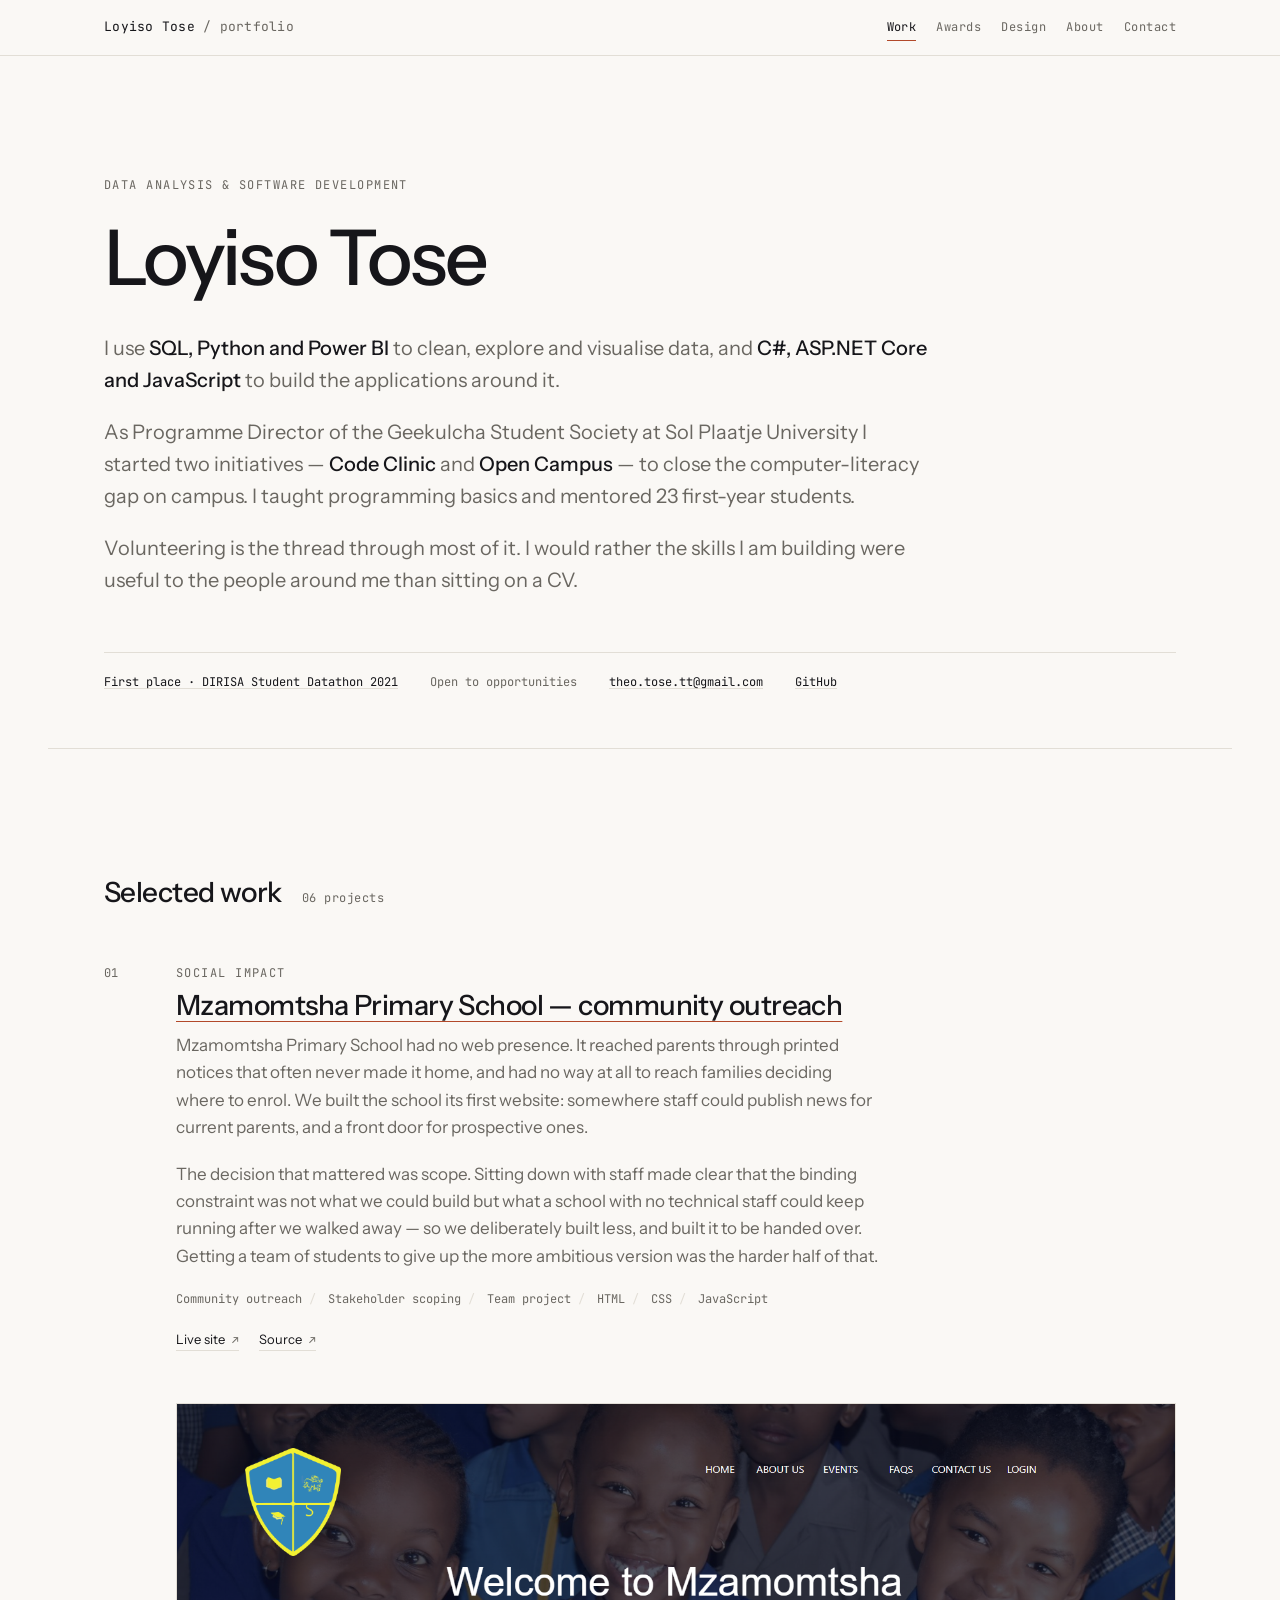
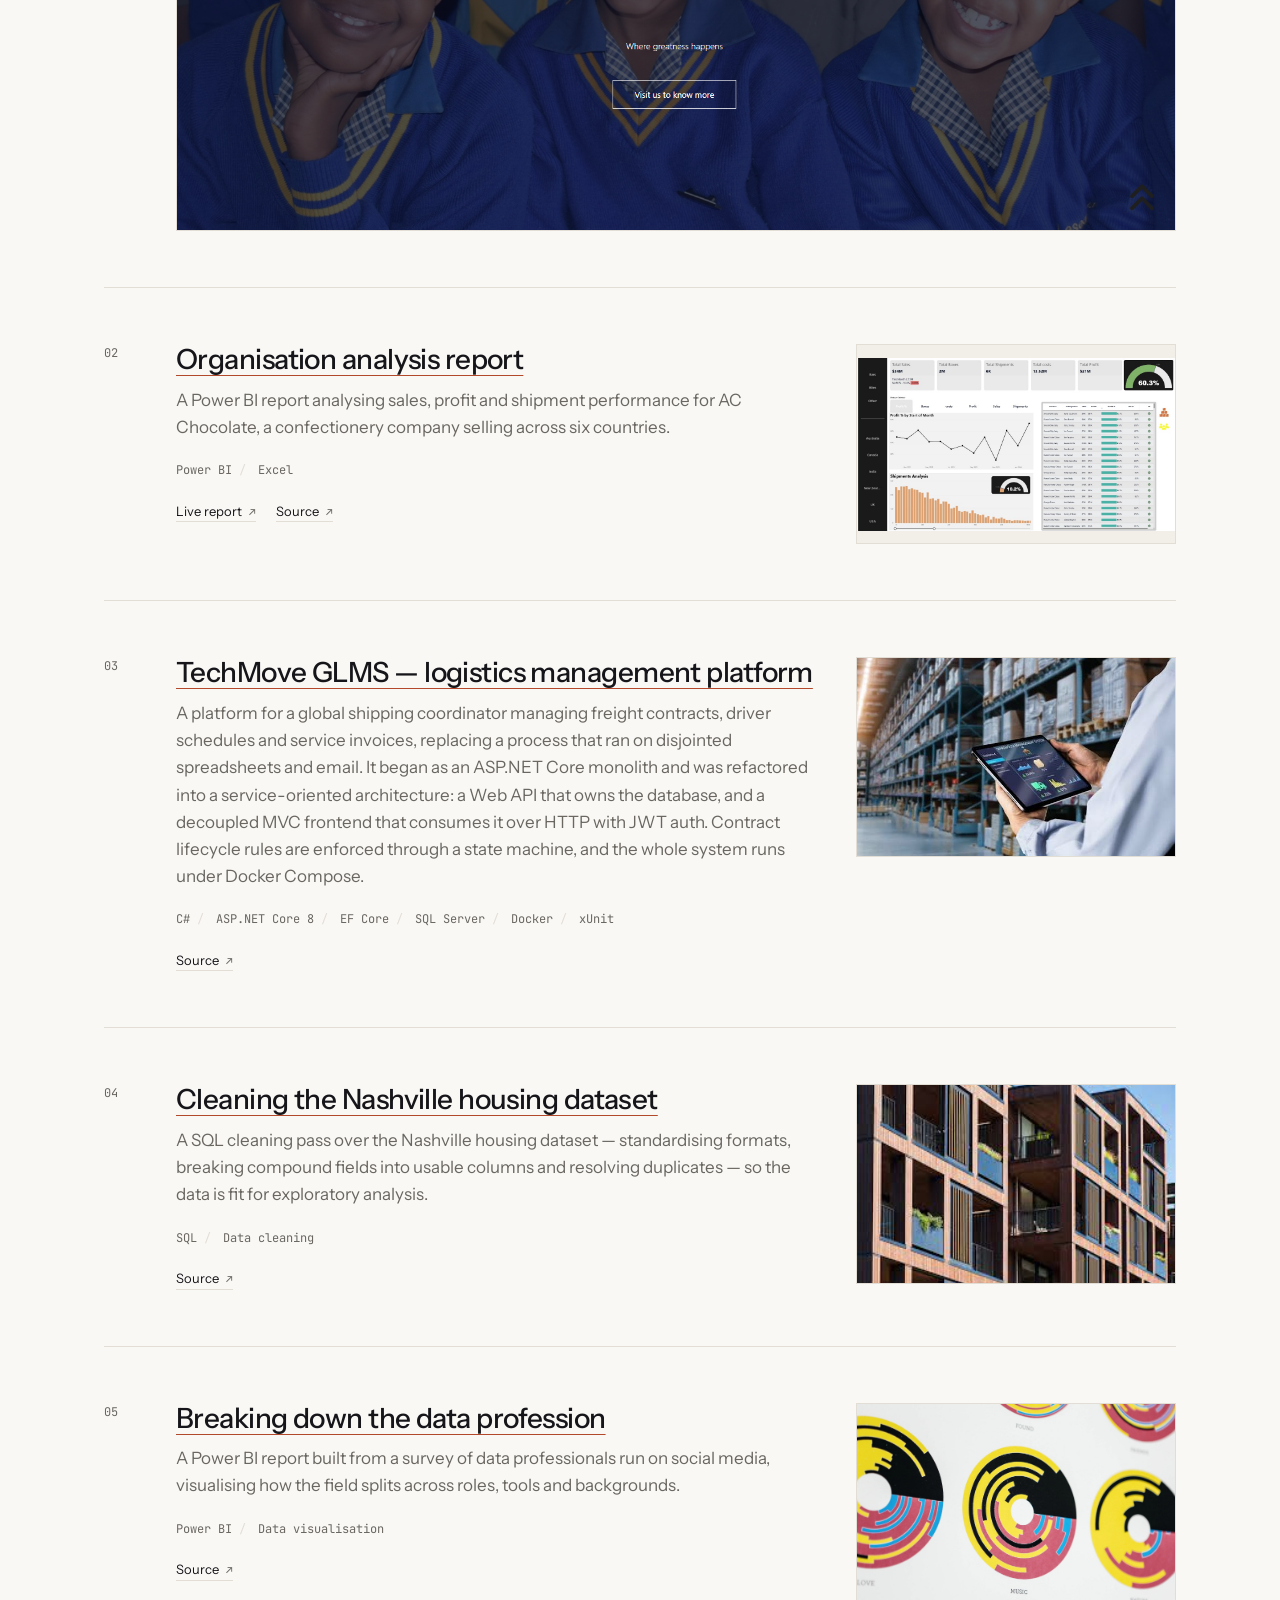
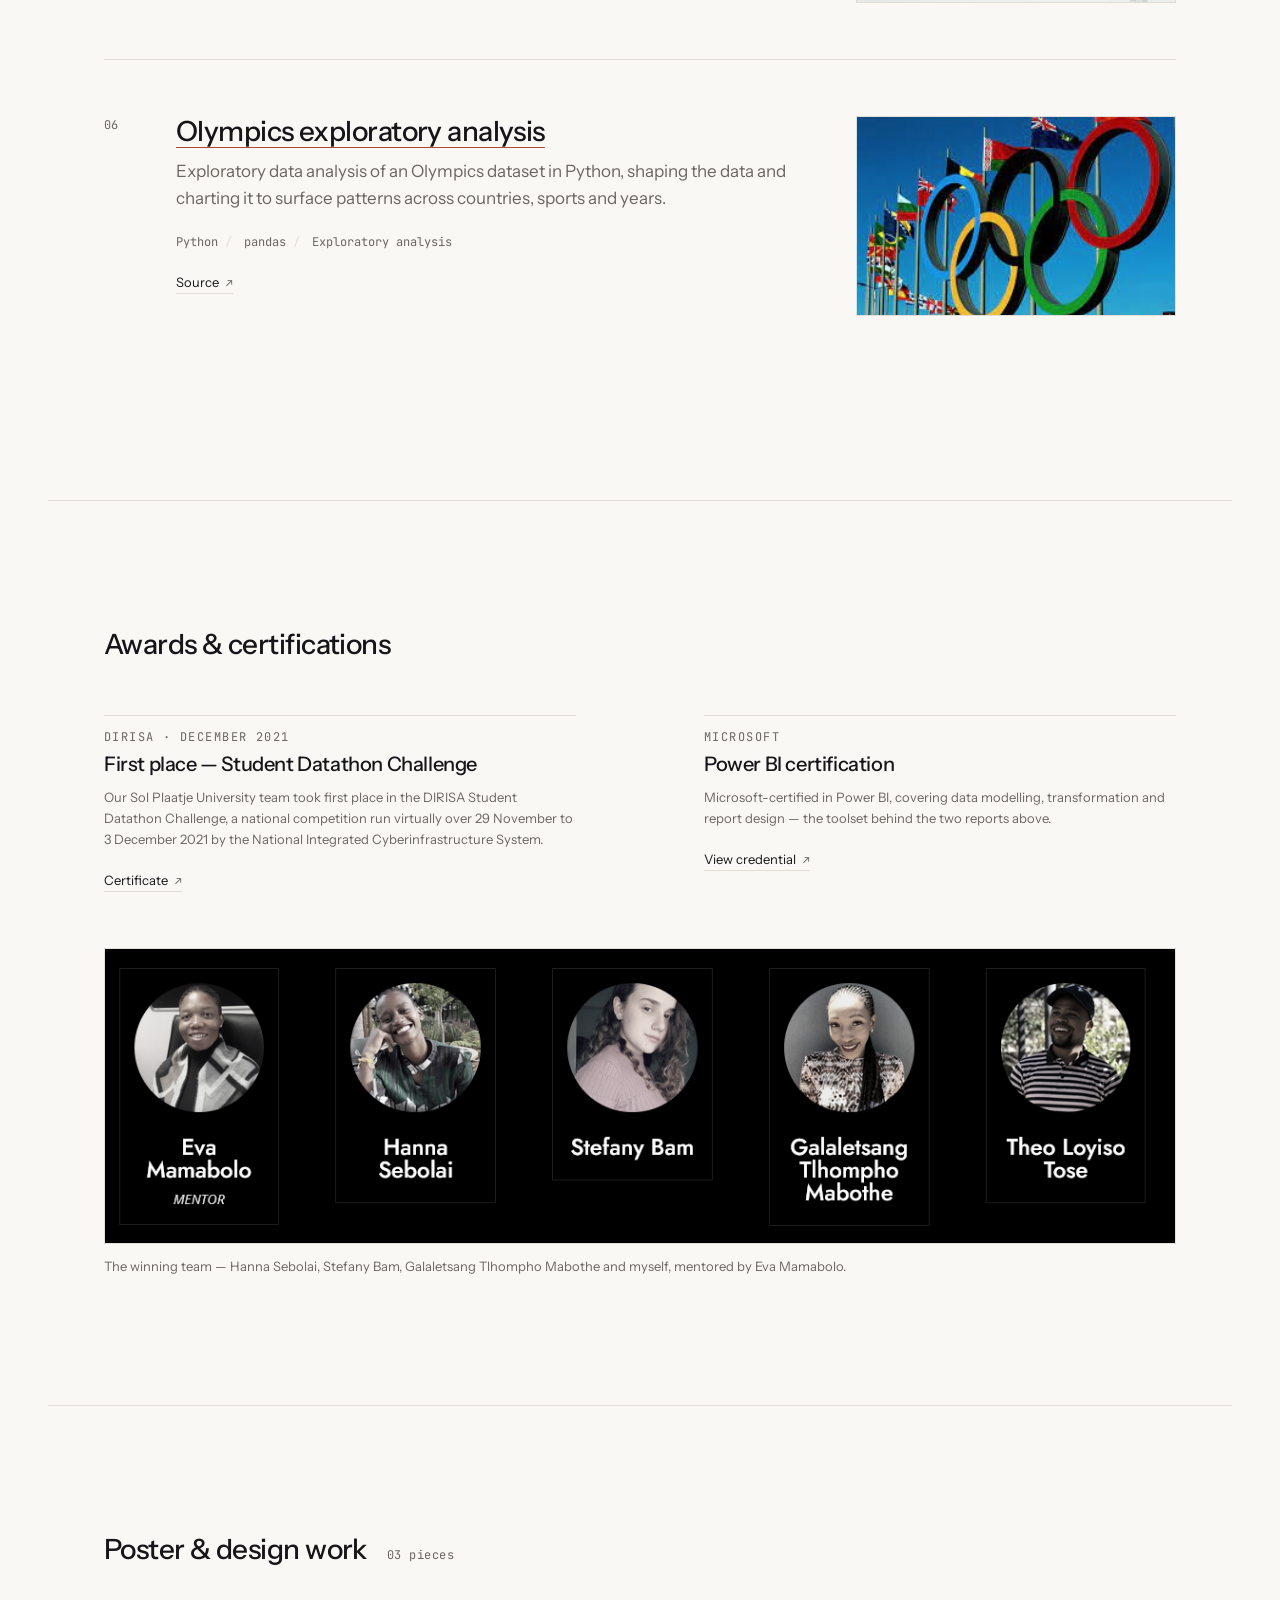
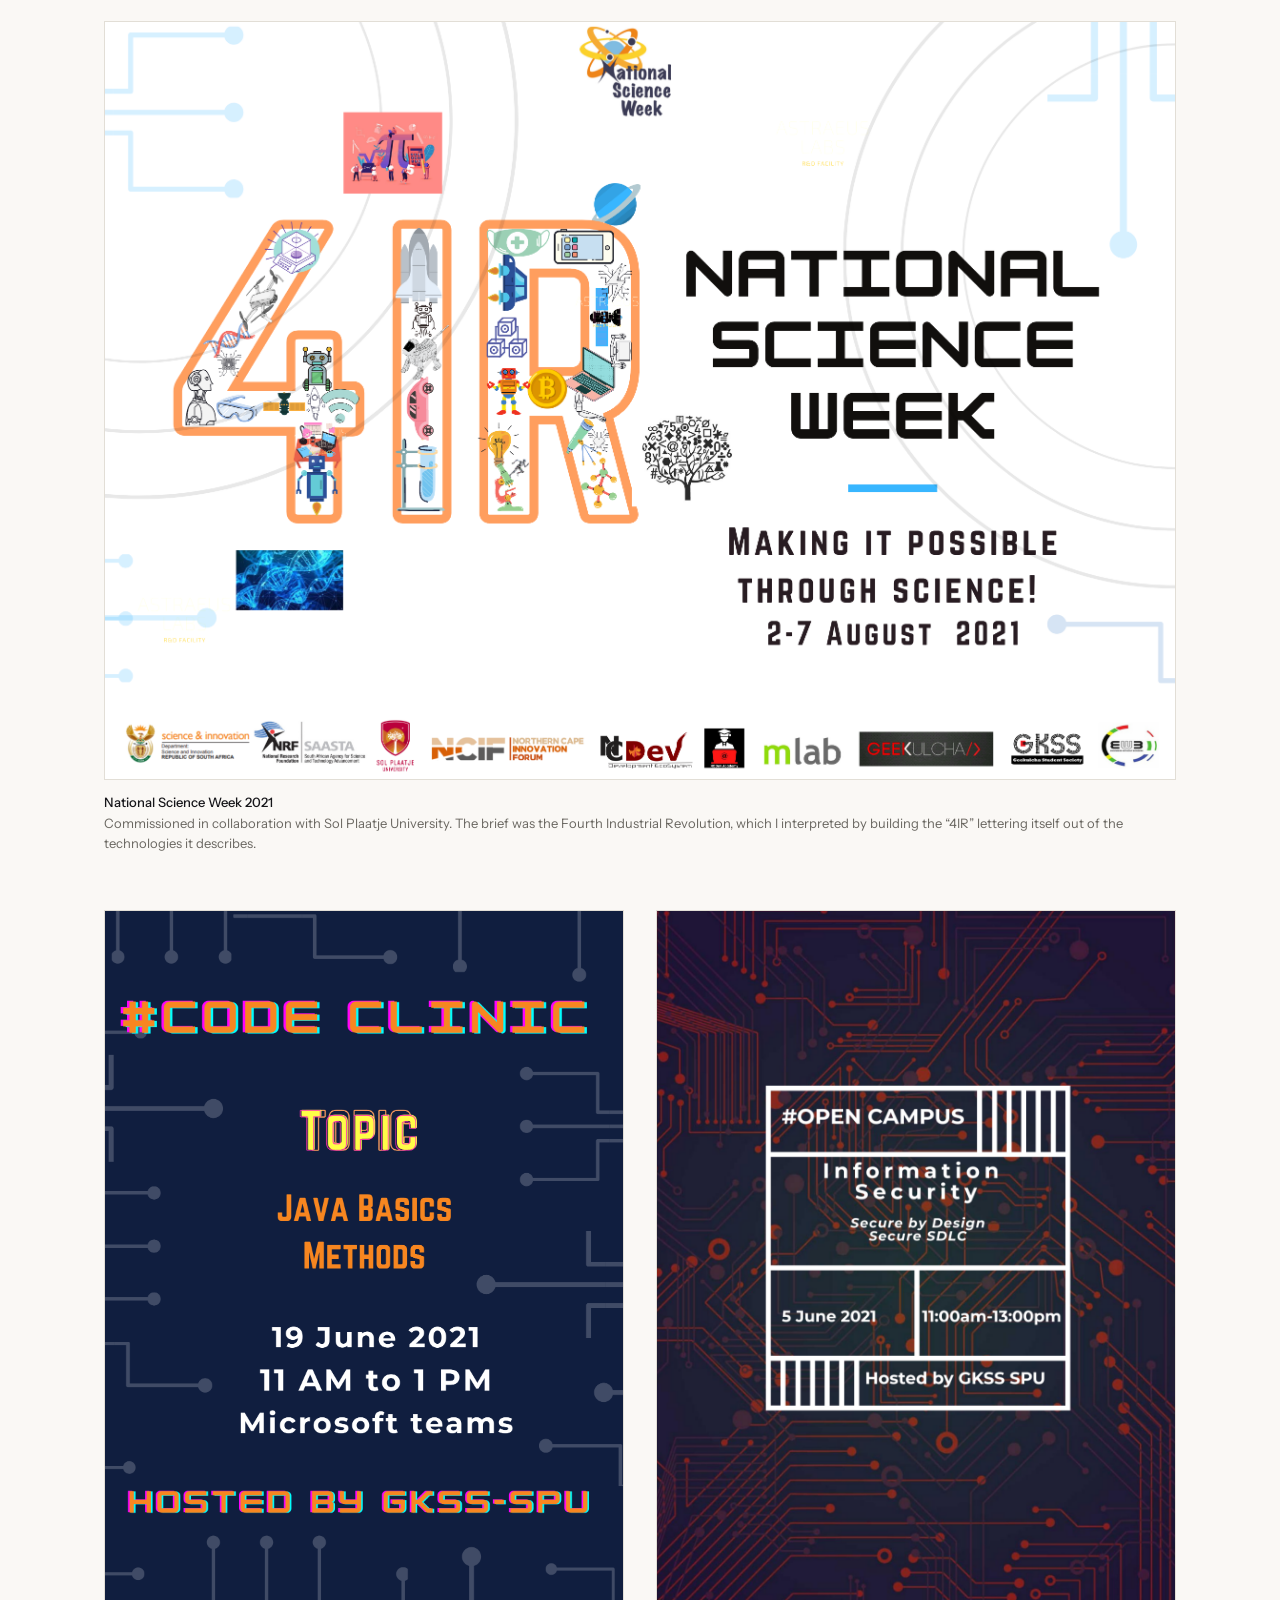
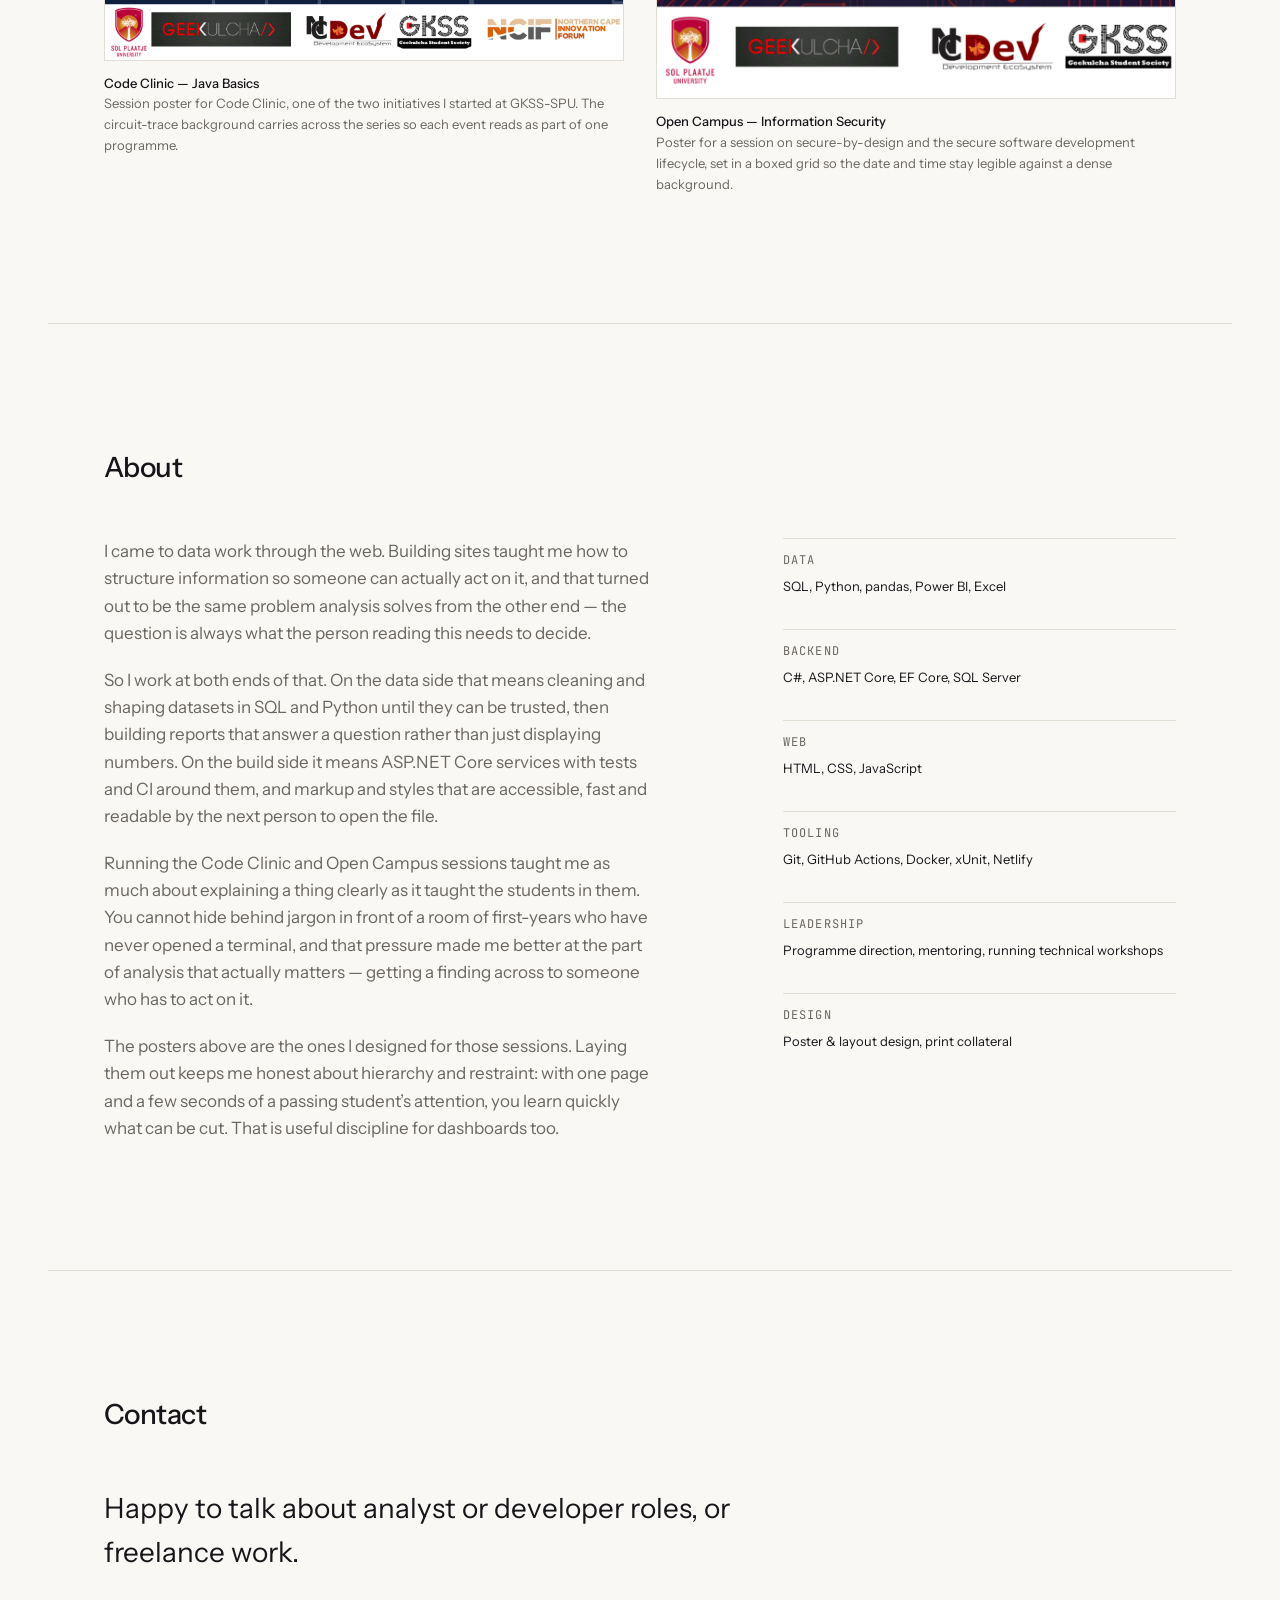
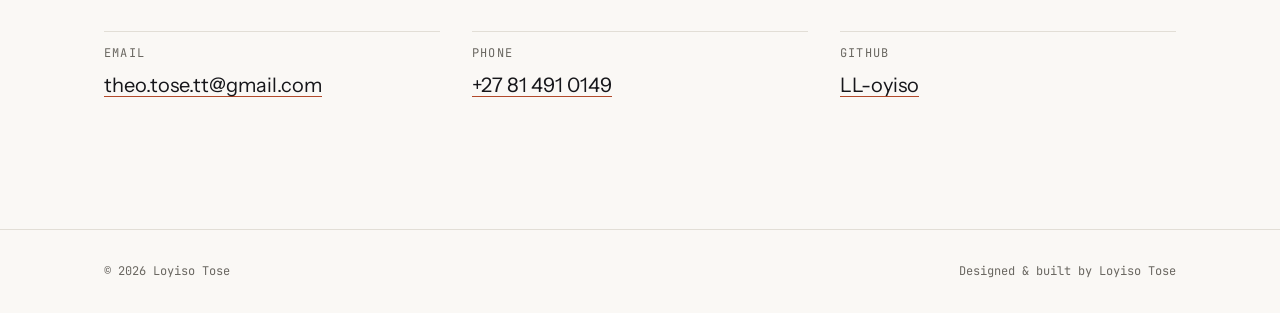
<file: index.html>
<!DOCTYPE html>
<html lang="en">
<head>
	<meta charset="utf-8" />
	<meta name="viewport" content="width=device-width, initial-scale=1" />

	<title>Loyiso Tose — Data analyst &amp; software developer</title>
	<meta name="description" content="Portfolio of Loyiso Tose. First place in the DIRISA Student Datathon Challenge. I work with SQL, Python and Power BI to clean, explore and visualise data, and with C# and ASP.NET Core to build the applications around it." />
	<meta name="author" content="Loyiso Tose" />
	<link rel="canonical" href="https://ll-oyiso.github.io/LoyisoTose.io/" />

	<meta property="og:type" content="website" />
	<meta property="og:title" content="Loyiso Tose — Data analyst &amp; software developer" />
	<meta property="og:description" content="SQL, Python and Power BI for data work. C#, ASP.NET Core and JavaScript for the applications around it." />
	<meta property="og:url" content="https://ll-oyiso.github.io/LoyisoTose.io/" />
	<meta property="og:image" content="https://ll-oyiso.github.io/LoyisoTose.io/images/Mzaom.png" />
	<meta name="twitter:card" content="summary_large_image" />

	<link rel="icon" href="data:image/svg+xml,<svg xmlns='http://www.w3.org/2000/svg' viewBox='0 0 100 100'><rect width='100' height='100' fill='%2316161a'/><text y='72' x='50' text-anchor='middle' font-family='monospace' font-size='62' fill='%23faf8f5'>LT</text></svg>" />

	<link rel="preconnect" href="https://fonts.googleapis.com" />
	<link rel="preconnect" href="https://fonts.gstatic.com" crossorigin />
	<link rel="stylesheet" href="https://fonts.googleapis.com/css2?family=Instrument+Sans:wght@400;500&family=JetBrains+Mono:wght@400&display=swap" />
	<link rel="stylesheet" href="assets/css/site.css" />
</head>
<body>

	<a class="skip-link" href="#main">Skip to content</a>

	<header class="masthead">
		<div class="shell masthead__inner">
			<a class="wordmark" href="#top">Loyiso Tose <span>/ portfolio</span></a>
			<nav class="nav" aria-label="Sections">
				<a href="#work">Work</a>
				<a href="#awards">Awards</a>
				<a href="#design">Design</a>
				<a href="#about">About</a>
				<a href="#contact">Contact</a>
			</nav>
		</div>
	</header>

	<main id="main">

		<!-- Intro -->
		<section class="shell intro" id="top">
			<p class="eyebrow">Data analysis &amp; software development</p>
			<h1 class="intro__name">Loyiso&nbsp;Tose</h1>
			<p class="intro__lede">
				I use <strong>SQL, Python and Power BI</strong> to clean, explore and visualise data,
				and <strong>C#, ASP.NET Core and JavaScript</strong> to build the applications
				around it.
			</p>
			<p class="intro__lede">
				As Programme Director of the Geekulcha Student Society at Sol Plaatje University I
				started two initiatives &mdash; <strong>Code Clinic</strong> and
				<strong>Open Campus</strong> &mdash; to close the computer-literacy gap on campus. I
				taught programming basics and mentored 23 first-year students.
			</p>
			<p class="intro__lede">
				Volunteering is the thread through most of it. I would rather the skills I am
				building were useful to the people around me than sitting on a CV.
			</p>
			<ul class="intro__meta">
				<li><a href="#awards">First place &middot; DIRISA Student Datathon 2021</a></li>
				<li>Open to opportunities</li>
				<li><a href="mailto:theo.tose.tt@gmail.com">theo.tose.tt@gmail.com</a></li>
				<li><a href="https://github.com/LL-oyiso" target="_blank" rel="noopener">GitHub</a></li>
			</ul>
		</section>

		<!-- Work -->
		<section class="shell section" id="work">
			<div class="section__head">
				<h2 class="section__title">Selected work</h2>
				<p class="section__count">06 projects</p>
			</div>

			<ol class="work">

				<li class="work__item work__item--feature reveal">
					<p class="work__index">01</p>
					<div>
						<p class="eyebrow">Social impact</p>
						<h3 class="work__title">
							<a href="https://symphonious-fudge-fafa73.netlify.app/index.html" target="_blank" rel="noopener">Mzamomtsha Primary School &mdash; community outreach</a>
						</h3>
						<p class="work__summary">
							Mzamomtsha Primary School had no web presence. It reached parents through
							printed notices that often never made it home, and had no way at all to
							reach families deciding where to enrol. We built the school its first
							website: somewhere staff could publish news for current parents, and a
							front door for prospective ones.
						</p>
						<p class="work__summary">
							The decision that mattered was scope. Sitting down with staff made clear
							that the binding constraint was not what we could build but what a school
							with no technical staff could keep running after we walked away &mdash; so we
							deliberately built less, and built it to be handed over. Getting a team of
							students to give up the more ambitious version was the harder half of
							that.
						</p>
						<ul class="work__stack">
							<li>Community outreach</li>
							<li>Stakeholder scoping</li>
							<li>Team project</li>
							<li>HTML</li>
							<li>CSS</li>
							<li>JavaScript</li>
						</ul>
						<p class="work__links">
							<a href="https://symphonious-fudge-fafa73.netlify.app/index.html" target="_blank" rel="noopener">Live site</a>
							<a href="https://github.com/LL-oyiso/Mzamomtsha-Website" target="_blank" rel="noopener">Source</a>
						</p>
					</div>
					<div class="work__shot">
						<img src="images/Mzaom.png" width="1565" height="767"
							alt="The Mzamomtsha Primary School homepage, showing the school crest and a &ldquo;Welcome to Mzamomtsha&rdquo; banner over a photograph of pupils in uniform." />
					</div>
				</li>

				<li class="work__item reveal">
					<p class="work__index">02</p>
					<div>
						<h3 class="work__title">
							<a href="https://app.powerbi.com/view?r=eyJrIjoiMjEzMTkxNzctNmM3Zi00YjE1LTg5MTItMWI2MzYyNTg2NTVjIiwidCI6ImRjOTU3NTA4LTI0ZTgtNDI5Zi1iNTM0LTM3YjBkZmU5MTdlZiJ9" target="_blank" rel="noopener">Organisation analysis report</a>
						</h3>
						<p class="work__summary">
							A Power BI report analysing sales, profit and shipment performance for AC
							Chocolate, a confectionery company selling across six countries.
						</p>
						<ul class="work__stack">
							<li>Power BI</li>
							<li>Excel</li>
						</ul>
						<p class="work__links">
							<a href="https://app.powerbi.com/view?r=eyJrIjoiMjEzMTkxNzctNmM3Zi00YjE1LTg5MTItMWI2MzYyNTg2NTVjIiwidCI6ImRjOTU3NTA4LTI0ZTgtNDI5Zi1iNTM0LTM3YjBkZmU5MTdlZiJ9" target="_blank" rel="noopener">Live report</a>
							<a href="https://github.com/LL-oyiso/Organisation-Analysis-report" target="_blank" rel="noopener">Source</a>
						</p>
					</div>
					<div class="work__shot work__shot--contain">
						<img src="images/organisation-report.png" width="1024" height="556" loading="lazy"
							alt="The AC Chocolate Power BI report, showing total sales of $34M, total profit of $21M, a profit-percentage gauge at 60.3%, a profit trend line by month, a shipments histogram, and a sortable product and salesperson table, with country filters down the left." />
					</div>
				</li>

				<li class="work__item reveal">
					<p class="work__index">03</p>
					<div>
						<h3 class="work__title">
							<a href="https://github.com/LL-oyiso/TechMove_GLMS" target="_blank" rel="noopener">TechMove GLMS &mdash; logistics management platform</a>
						</h3>
						<p class="work__summary">
							A platform for a global shipping coordinator managing freight contracts,
							driver schedules and service invoices, replacing a process that ran on
							disjointed spreadsheets and email. It began as an ASP.NET Core monolith
							and was refactored into a service-oriented architecture: a Web API that
							owns the database, and a decoupled MVC frontend that consumes it over
							HTTP with JWT auth. Contract lifecycle rules are enforced through a state
							machine, and the whole system runs under Docker Compose.
						</p>
						<ul class="work__stack">
							<li>C#</li>
							<li>ASP.NET Core 8</li>
							<li>EF Core</li>
							<li>SQL Server</li>
							<li>Docker</li>
							<li>xUnit</li>
						</ul>
						<p class="work__links">
							<a href="https://github.com/LL-oyiso/TechMove_GLMS" target="_blank" rel="noopener">Source</a>
						</p>
					</div>
					<div class="work__shot">
						<img src="images/logistic.jpg" width="576" height="384" loading="lazy" alt="" />
					</div>
				</li>

				<li class="work__item reveal">
					<p class="work__index">04</p>
					<div>
						<h3 class="work__title">
							<a href="https://github.com/LL-oyiso/DataCleaning_SQL" target="_blank" rel="noopener">Cleaning the Nashville housing dataset</a>
						</h3>
						<p class="work__summary">
							A SQL cleaning pass over the Nashville housing dataset &mdash; standardising
							formats, breaking compound fields into usable columns and resolving
							duplicates &mdash; so the data is fit for exploratory analysis.
						</p>
						<ul class="work__stack">
							<li>SQL</li>
							<li>Data cleaning</li>
						</ul>
						<p class="work__links">
							<a href="https://github.com/LL-oyiso/DataCleaning_SQL" target="_blank" rel="noopener">Source</a>
						</p>
					</div>
					<div class="work__shot">
						<img src="images/house.jpg" width="259" height="194" loading="lazy" alt="" />
					</div>
				</li>

				<li class="work__item reveal">
					<p class="work__index">05</p>
					<div>
						<h3 class="work__title">
							<a href="https://github.com/LL-oyiso/Data_Profession_Breakdown" target="_blank" rel="noopener">Breaking down the data profession</a>
						</h3>
						<p class="work__summary">
							A Power BI report built from a survey of data professionals run on social
							media, visualising how the field splits across roles, tools and
							backgrounds.
						</p>
						<ul class="work__stack">
							<li>Power BI</li>
							<li>Data visualisation</li>
						</ul>
						<p class="work__links">
							<a href="https://github.com/LL-oyiso/Data_Profession_Breakdown" target="_blank" rel="noopener">Source</a>
						</p>
					</div>
					<div class="work__shot">
						<img src="images/PowerBi.jpg" width="1752" height="986" loading="lazy" alt="" />
					</div>
				</li>

				<li class="work__item reveal">
					<p class="work__index">06</p>
					<div>
						<h3 class="work__title">
							<a href="https://github.com/LL-oyiso/Olympics_EDA" target="_blank" rel="noopener">Olympics exploratory analysis</a>
						</h3>
						<p class="work__summary">
							Exploratory data analysis of an Olympics dataset in Python, shaping the
							data and charting it to surface patterns across countries, sports and
							years.
						</p>
						<ul class="work__stack">
							<li>Python</li>
							<li>pandas</li>
							<li>Exploratory analysis</li>
						</ul>
						<p class="work__links">
							<a href="https://github.com/LL-oyiso/Olympics_EDA" target="_blank" rel="noopener">Source</a>
						</p>
					</div>
					<div class="work__shot">
						<img src="images/Olympics.jpg" width="261" height="193" loading="lazy" alt="" />
					</div>
				</li>

			</ol>
		</section>

		<!-- Awards -->
		<section class="shell section" id="awards">
			<div class="section__head">
				<h2 class="section__title">Awards &amp; certifications</h2>
			</div>

			<div class="awards">
				<div class="award reveal">
					<p class="eyebrow">DIRISA &middot; December 2021</p>
					<h3 class="award__title">First place &mdash; Student Datathon Challenge</h3>
					<p class="award__summary">
						Our Sol Plaatje University team took first place in the DIRISA Student
						Datathon Challenge, a national competition run virtually over 29 November
						to 3 December 2021 by the National Integrated Cyberinfrastructure System.
					</p>
					<p class="work__links">
						<a href="files/datathon-certificate.pdf" target="_blank" rel="noopener">Certificate</a>
					</p>
				</div>

				<div class="award reveal">
					<p class="eyebrow">Microsoft</p>
					<h3 class="award__title">Power BI certification</h3>
					<p class="award__summary">
						Microsoft-certified in Power BI, covering data modelling, transformation
						and report design &mdash; the toolset behind the two reports above.
					</p>
					<p class="work__links">
						<a href="https://learn.microsoft.com/en-us/users/loyisotose-8798/credentials/ce436e83ed90d957" target="_blank" rel="noopener">View credential</a>
					</p>
				</div>
			</div>

			<figure class="award__photo reveal">
				<img src="images/datathon-team.png" width="1125" height="310" loading="lazy"
					alt="The winning Sol Plaatje University datathon team in five portrait cards: mentor Eva Mamabolo, Hanna Sebolai, Stefany Bam, Galaletsang Tlhompho Mabothe and Theo Loyiso Tose." />
				<figcaption>
					The winning team &mdash; Hanna Sebolai, Stefany Bam, Galaletsang Tlhompho
					Mabothe and myself, mentored by Eva Mamabolo.
				</figcaption>
			</figure>
		</section>

		<!-- Design -->
		<section class="shell section" id="design">
			<div class="section__head">
				<h2 class="section__title">Poster &amp; design work</h2>
				<p class="section__count">03 pieces</p>
			</div>

			<div class="gallery">

				<figure class="gallery__feature reveal">
					<img src="images/we.png" width="2245" height="1587" loading="lazy"
						alt="National Science Week poster. The letters &ldquo;4IR&rdquo; are filled with illustrations of robots, rockets, DNA and laptops, beside the strapline &ldquo;Making it possible through science!&rdquo; and the dates 2&ndash;7 August 2021." />
					<figcaption>
						<b>National Science Week 2021</b>
						Commissioned in collaboration with Sol Plaatje University. The brief was the
						Fourth Industrial Revolution, which I interpreted by building the &ldquo;4IR&rdquo;
						lettering itself out of the technologies it describes.
					</figcaption>
				</figure>

				<figure class="reveal">
					<img src="images/CodeClinicPoster.png" width="1554" height="2245" loading="lazy"
						alt="Code Clinic poster on a dark navy circuit-board background, advertising a session on Java basics and methods on 19 June 2021, 11am to 1pm on Microsoft Teams, hosted by GKSS-SPU." />
					<figcaption>
						<b>Code Clinic &mdash; Java Basics</b>
						Session poster for Code Clinic, one of the two initiatives I started at
						GKSS-SPU. The circuit-trace background carries across the series so each
						event reads as part of one programme.
					</figcaption>
				</figure>

				<figure class="reveal">
					<img src="images/final_version.png" width="1120" height="1702" loading="lazy"
						alt="Open Campus poster in dark red and black circuitry, advertising an information security talk on secure by design and secure SDLC, 5 June 2021 from 11:00 to 13:00, hosted by GKSS SPU." />
					<figcaption>
						<b>Open Campus &mdash; Information Security</b>
						Poster for a session on secure-by-design and the secure software
						development lifecycle, set in a boxed grid so the date and time stay
						legible against a dense background.
					</figcaption>
				</figure>

			</div>
		</section>

		<!-- About -->
		<section class="shell section" id="about">
			<div class="section__head">
				<h2 class="section__title">About</h2>
			</div>

			<div class="about">
				<div class="about__prose reveal">
					<p>
						I came to data work through the web. Building sites taught me how to structure
						information so someone can actually act on it, and that turned out to be the
						same problem analysis solves from the other end &mdash; the question is always what
						the person reading this needs to decide.
					</p>
					<p>
						So I work at both ends of that. On the data side that means cleaning and
						shaping datasets in SQL and Python until they can be trusted, then building
						reports that answer a question rather than just displaying numbers. On the
						build side it means ASP.NET Core services with tests and CI around them, and
						markup and styles that are accessible, fast and readable by the next person
						to open the file.
					</p>
					<p>
						Running the Code Clinic and Open Campus sessions taught me as much about
						explaining a thing clearly as it taught the students in them. You cannot
						hide behind jargon in front of a room of first-years who have never opened a
						terminal, and that pressure made me better at the part of analysis that
						actually matters &mdash; getting a finding across to someone who has to act on it.
					</p>
					<p>
						The posters above are the ones I designed for those sessions. Laying them out
						keeps me honest about hierarchy and restraint: with one page and a few
						seconds of a passing student&rsquo;s attention, you learn quickly what can be cut.
						That is useful discipline for dashboards too.
					</p>
				</div>

				<dl class="toolkit reveal">
					<dt>Data</dt>
					<dd>SQL, Python, pandas, Power BI, Excel</dd>

					<dt>Backend</dt>
					<dd>C#, ASP.NET Core, EF Core, SQL Server</dd>

					<dt>Web</dt>
					<dd>HTML, CSS, JavaScript</dd>

					<dt>Tooling</dt>
					<dd>Git, GitHub Actions, Docker, xUnit, Netlify</dd>

					<dt>Leadership</dt>
					<dd>Programme direction, mentoring, running technical workshops</dd>

					<dt>Design</dt>
					<dd>Poster &amp; layout design, print collateral</dd>
				</dl>
			</div>
		</section>

		<!-- Contact -->
		<section class="shell section" id="contact">
			<div class="section__head">
				<h2 class="section__title">Contact</h2>
			</div>

			<p class="contact__lede reveal">
				Happy to talk about analyst or developer roles, or freelance work.
			</p>

			<dl class="contact__list reveal">
				<div>
					<dt>Email</dt>
					<dd><a href="mailto:theo.tose.tt@gmail.com">theo.tose.tt@gmail.com</a></dd>
				</div>
				<div>
					<dt>Phone</dt>
					<dd><a href="tel:+27814910149">+27 81 491 0149</a></dd>
				</div>
				<div>
					<dt>GitHub</dt>
					<dd><a href="https://github.com/LL-oyiso" target="_blank" rel="noopener">LL-oyiso</a></dd>
				</div>
			</dl>
		</section>

	</main>

	<footer class="footer">
		<div class="shell footer__inner">
			<p>&copy; <span data-year>2026</span> Loyiso Tose</p>
			<p>Designed &amp; built by Loyiso Tose</p>
		</div>
	</footer>

	<script src="assets/js/site.js" defer></script>
</body>
</html>
</file>
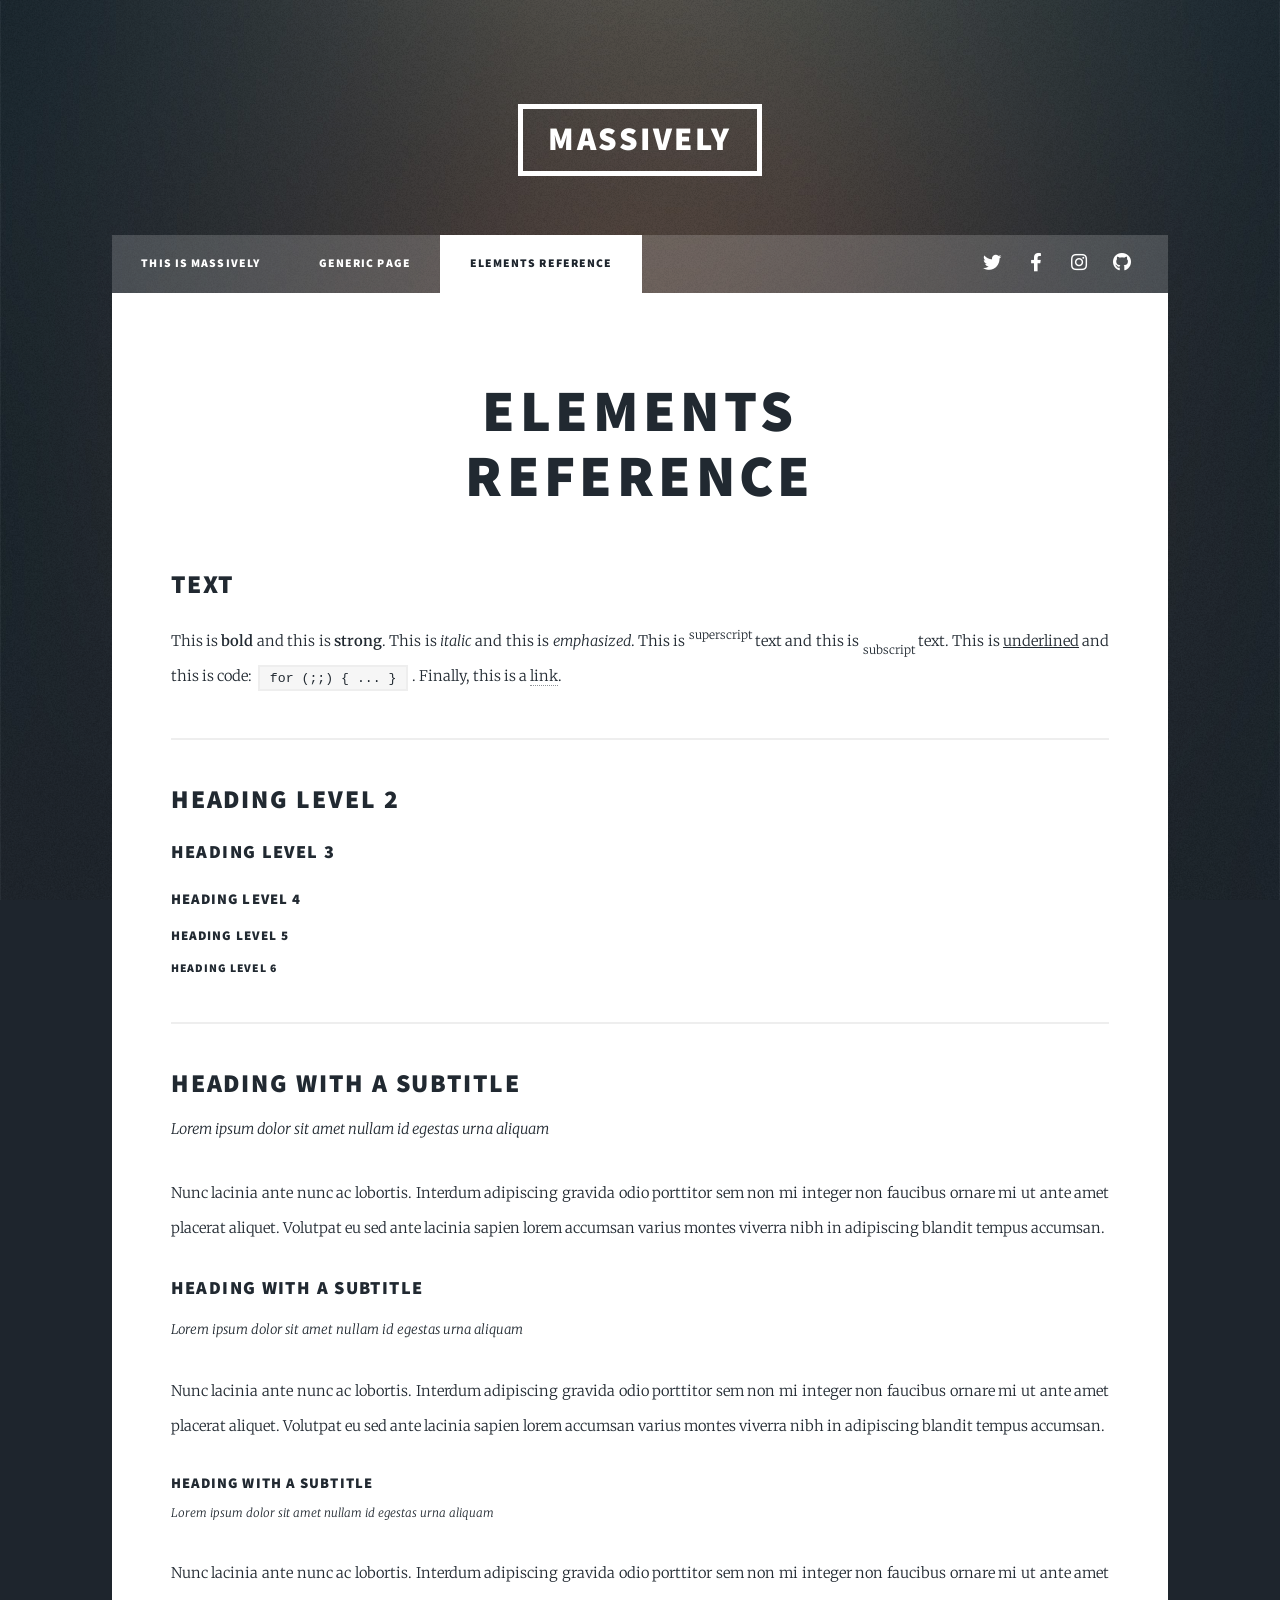
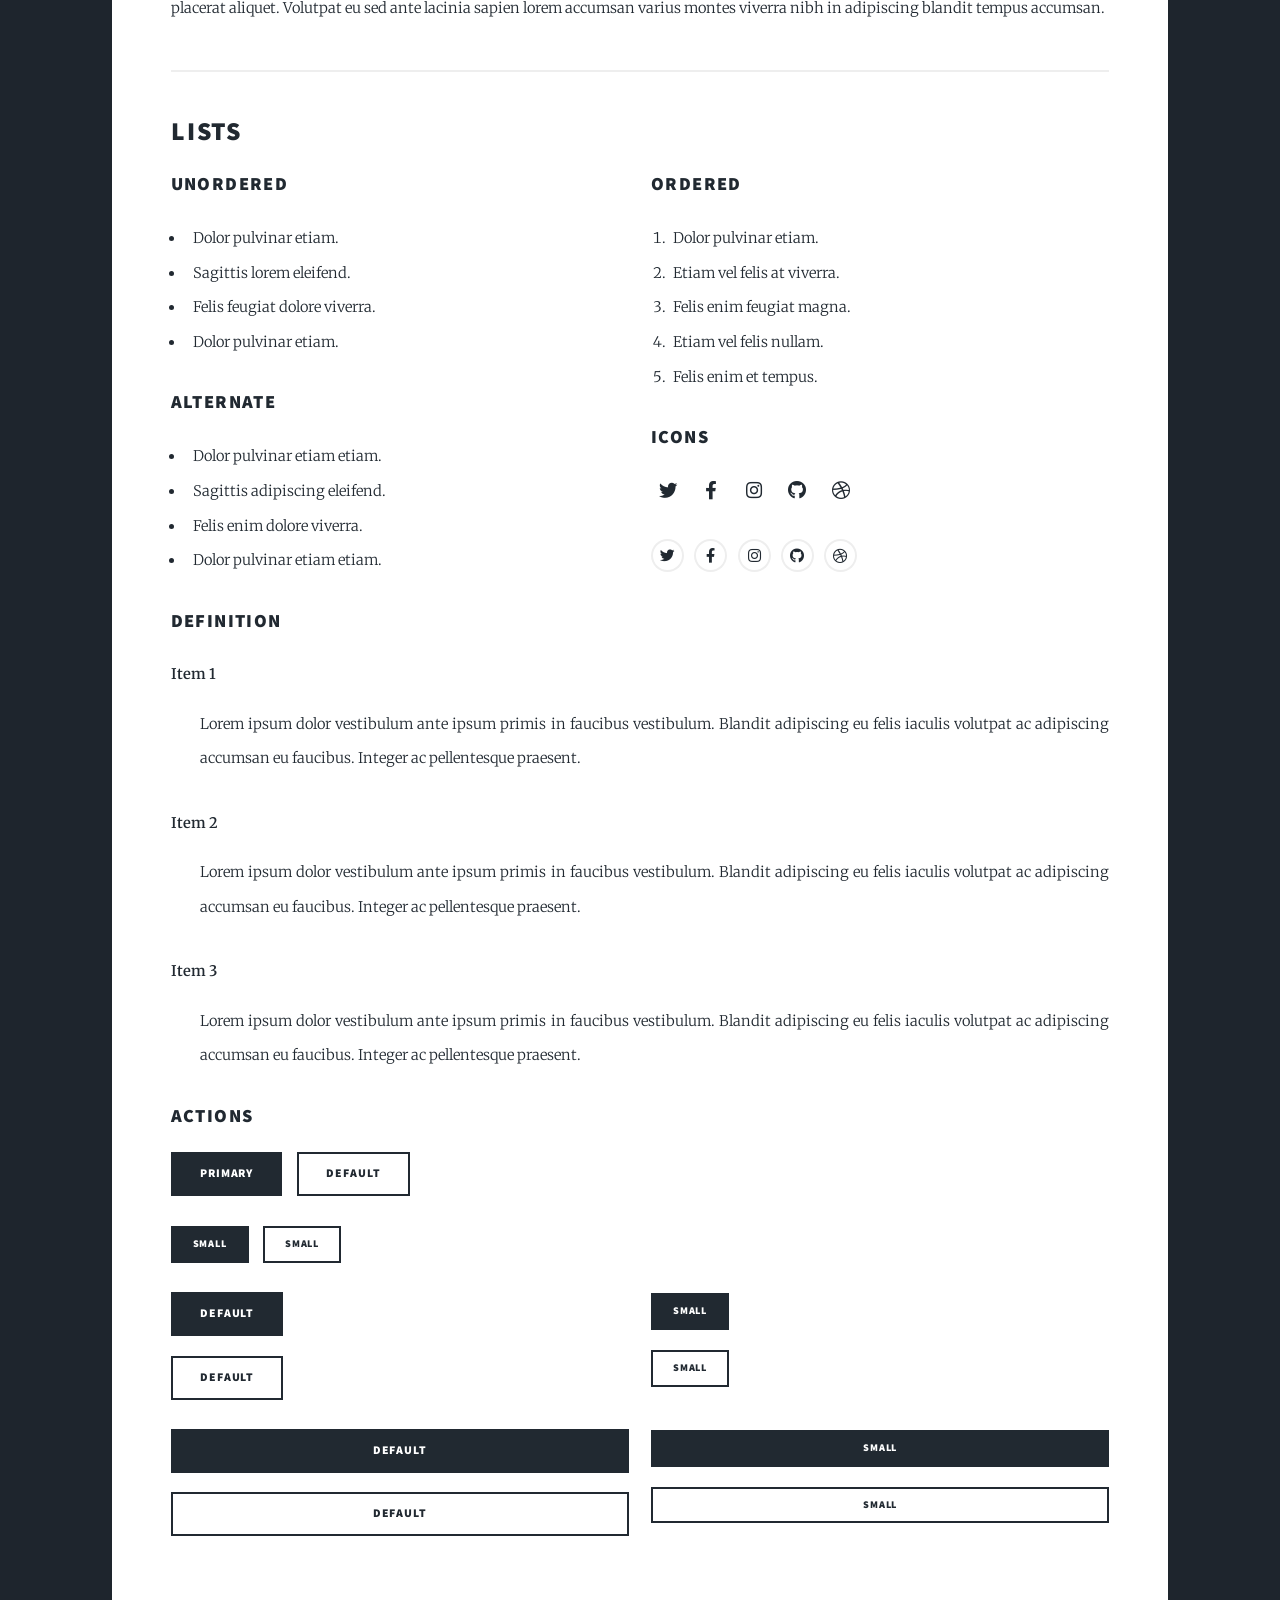
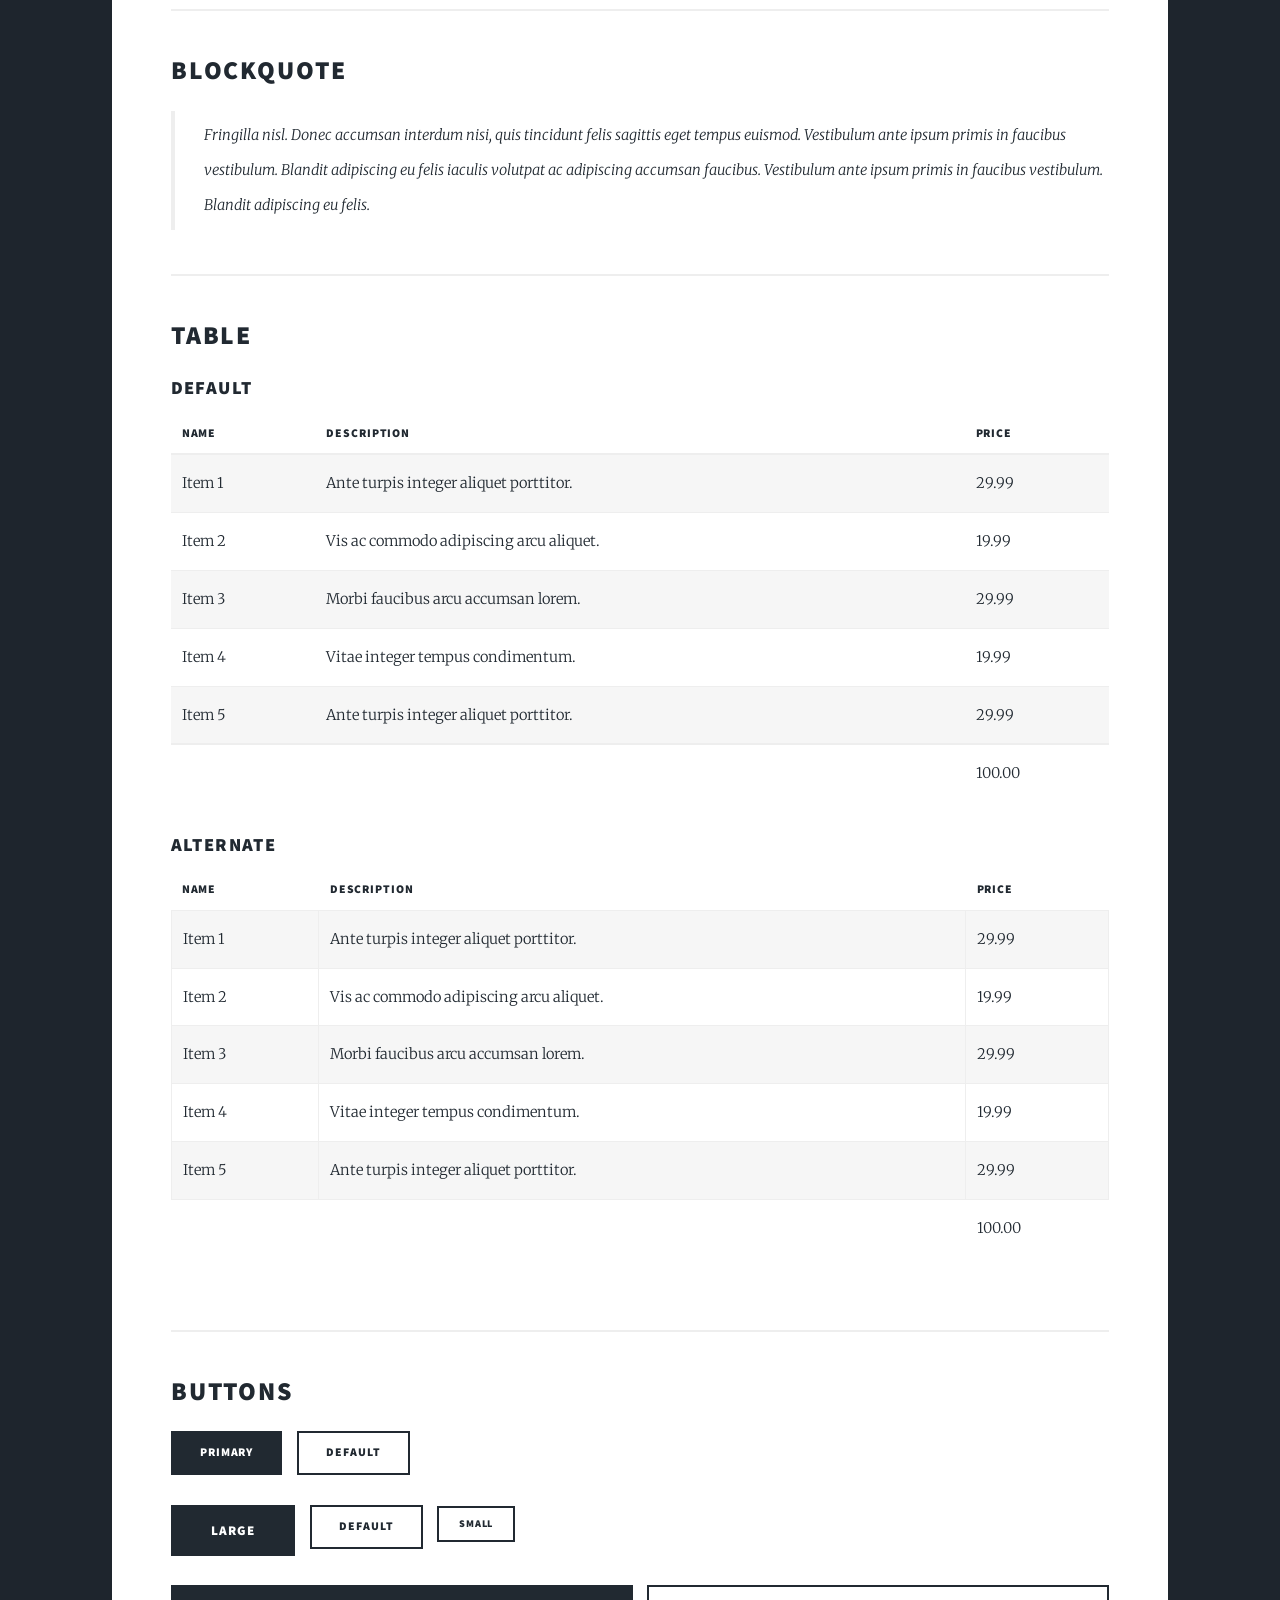
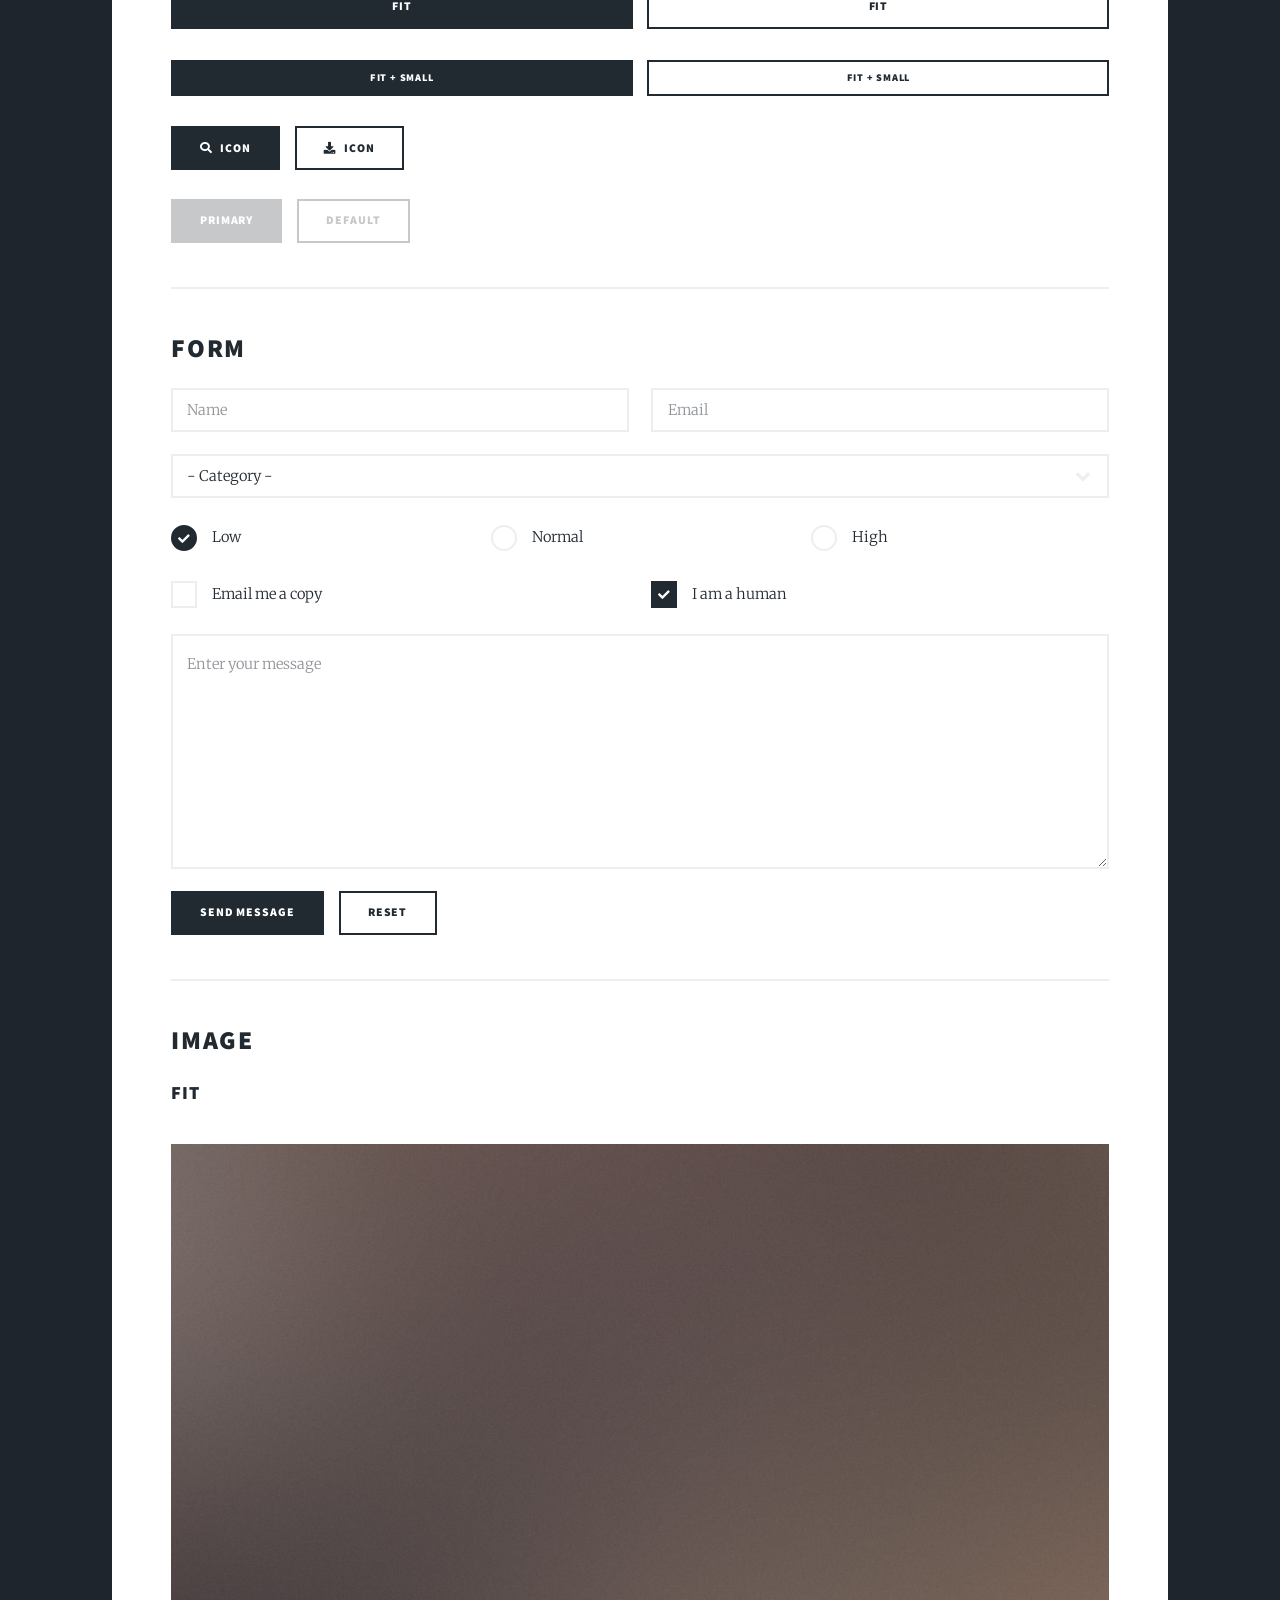
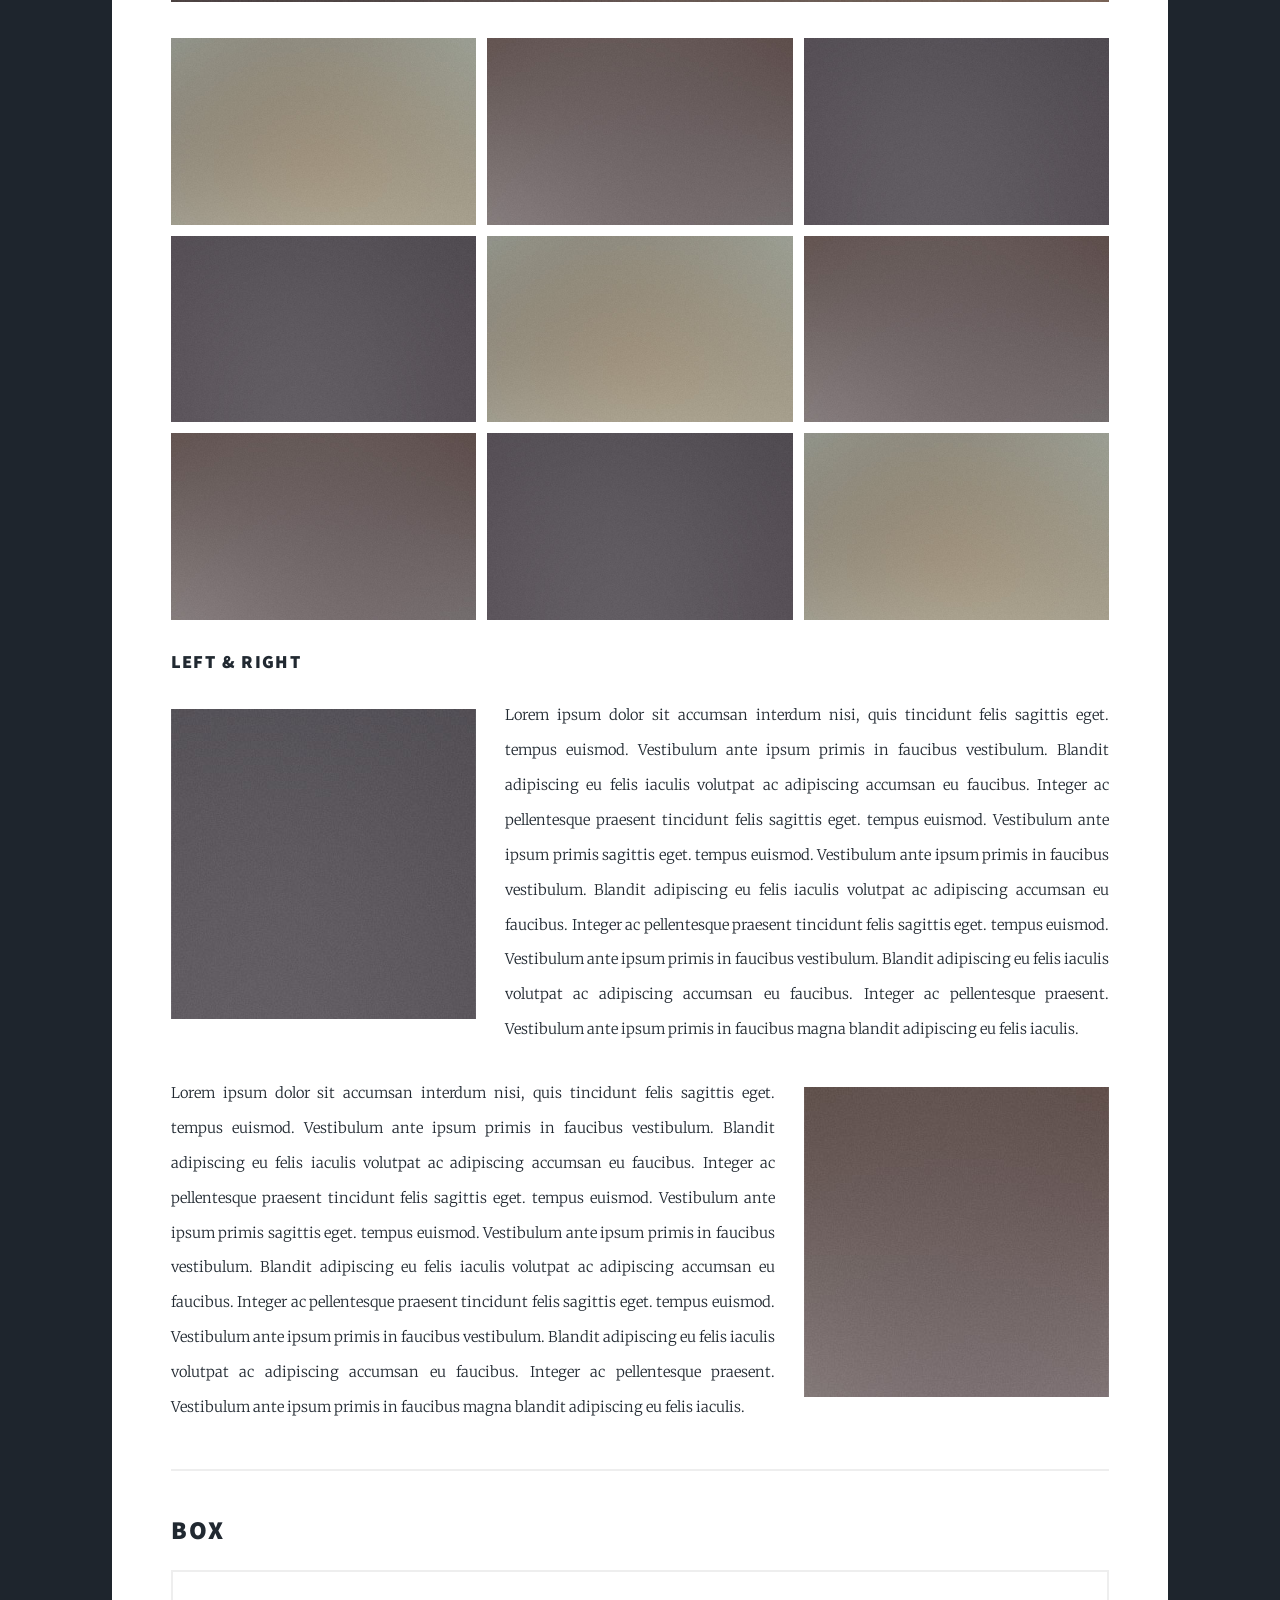
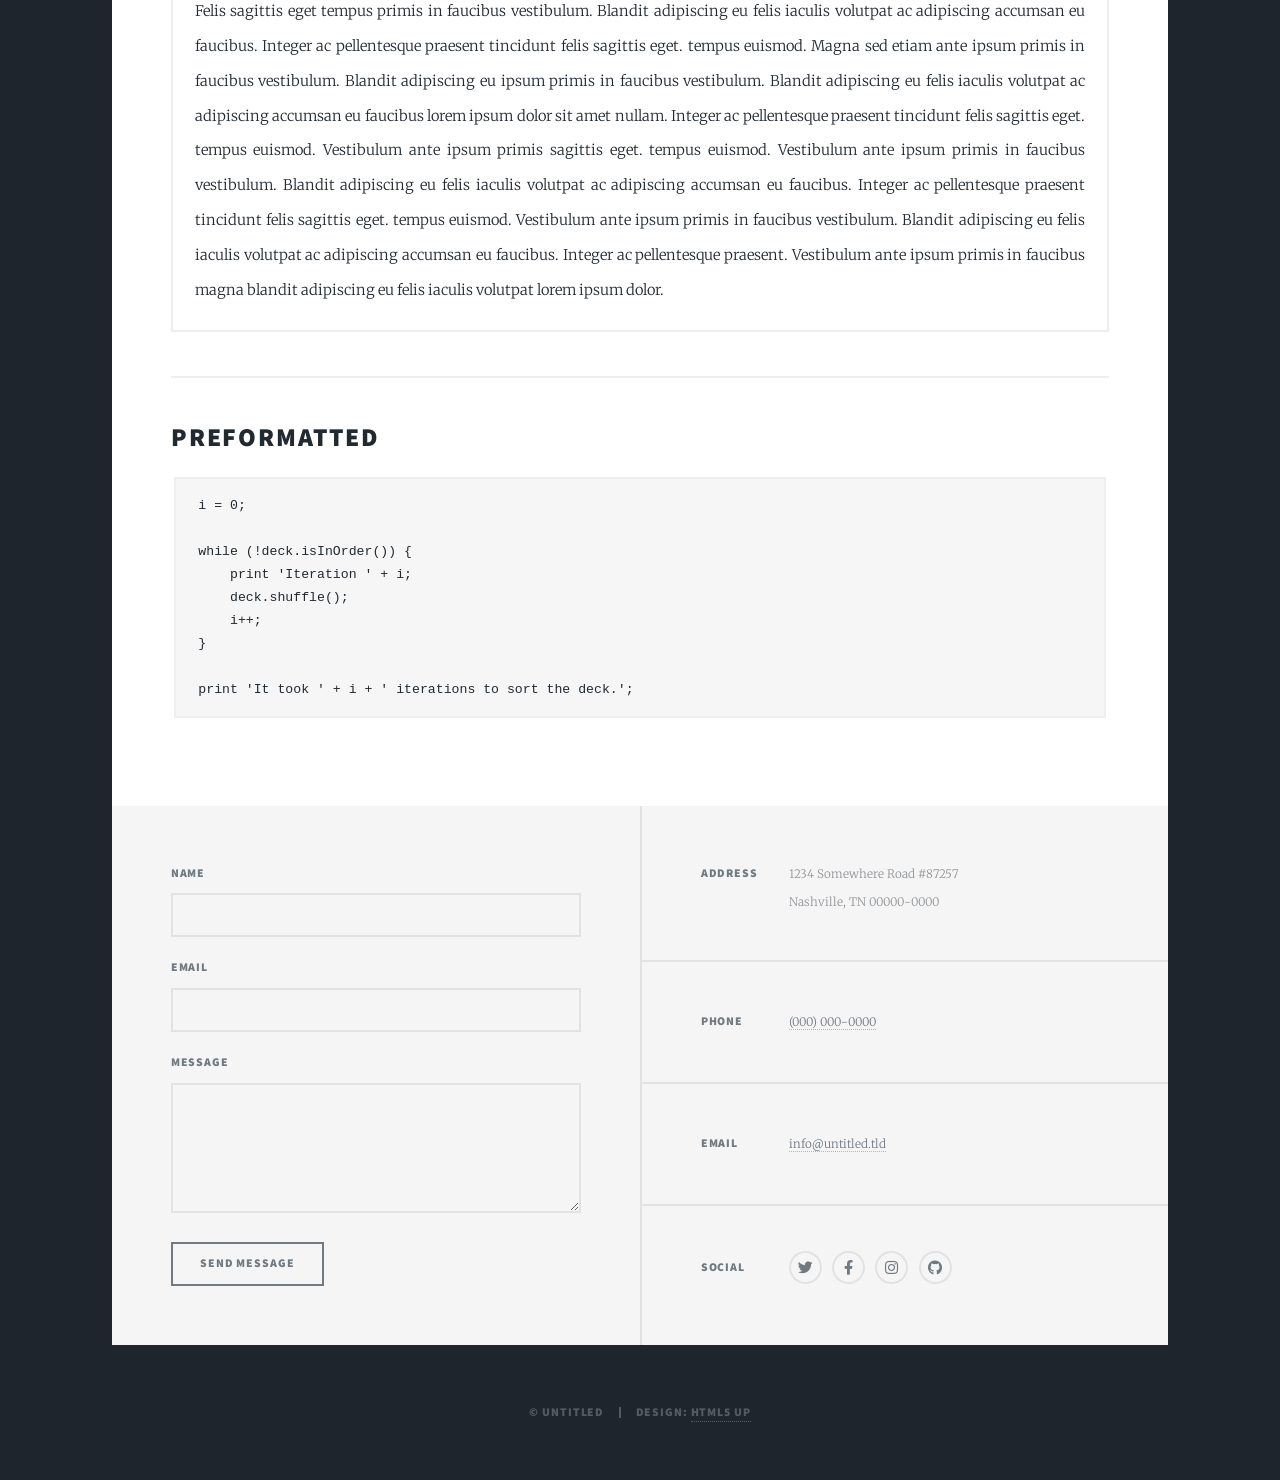
<file: elements.html>
<!DOCTYPE HTML>
<!--
	Massively by HTML5 UP
	html5up.net | @ajlkn
	Free for personal and commercial use under the CCA 3.0 license (html5up.net/license)
-->
<html>
	<head>
		<title>Elements Reference - Massively by HTML5 UP</title>
		<meta charset="utf-8" />
		<meta name="viewport" content="width=device-width, initial-scale=1, user-scalable=no" />
		<link rel="stylesheet" href="assets/css/main.css" />
		<noscript><link rel="stylesheet" href="assets/css/noscript.css" /></noscript>
	</head>
	<body class="is-preload">

		<!-- Wrapper -->
			<div id="wrapper">

				<!-- Header -->
					<header id="header">
						<a href="index.html" class="logo">Massively</a>
					</header>

				<!-- Nav -->
					<nav id="nav">
						<ul class="links">
							<li><a href="index.html">This is Massively</a></li>
							<li><a href="generic.html">Generic Page</a></li>
							<li class="active"><a href="elements.html">Elements Reference</a></li>
						</ul>
						<ul class="icons">
							<li><a href="#" class="icon brands fa-twitter"><span class="label">Twitter</span></a></li>
							<li><a href="#" class="icon brands fa-facebook-f"><span class="label">Facebook</span></a></li>
							<li><a href="#" class="icon brands fa-instagram"><span class="label">Instagram</span></a></li>
							<li><a href="#" class="icon brands fa-github"><span class="label">GitHub</span></a></li>
						</ul>
					</nav>

				<!-- Main -->
					<div id="main">

						<!-- Post -->
							<section class="post">
								<header class="major">
									<h1>Elements<br />
									Reference</h1>
								</header>

								<!-- Text stuff -->
									<h2>Text</h2>
									<p>This is <b>bold</b> and this is <strong>strong</strong>. This is <i>italic</i> and this is <em>emphasized</em>.
									This is <sup>superscript</sup> text and this is <sub>subscript</sub> text.
									This is <u>underlined</u> and this is code: <code>for (;;) { ... }</code>.
									Finally, this is a <a href="#">link</a>.</p>
									<hr />
									<h2>Heading Level 2</h2>
									<h3>Heading Level 3</h3>
									<h4>Heading Level 4</h4>
									<h5>Heading Level 5</h5>
									<h6>Heading Level 6</h6>
									<hr />
									<header>
										<h2>Heading with a Subtitle</h2>
										<p>Lorem ipsum dolor sit amet nullam id egestas urna aliquam</p>
									</header>
									<p>Nunc lacinia ante nunc ac lobortis. Interdum adipiscing gravida odio porttitor sem non mi integer non faucibus ornare mi ut ante amet placerat aliquet. Volutpat eu sed ante lacinia sapien lorem accumsan varius montes viverra nibh in adipiscing blandit tempus accumsan.</p>
									<header>
										<h3>Heading with a Subtitle</h3>
										<p>Lorem ipsum dolor sit amet nullam id egestas urna aliquam</p>
									</header>
									<p>Nunc lacinia ante nunc ac lobortis. Interdum adipiscing gravida odio porttitor sem non mi integer non faucibus ornare mi ut ante amet placerat aliquet. Volutpat eu sed ante lacinia sapien lorem accumsan varius montes viverra nibh in adipiscing blandit tempus accumsan.</p>
									<header>
										<h4>Heading with a Subtitle</h4>
										<p>Lorem ipsum dolor sit amet nullam id egestas urna aliquam</p>
									</header>
									<p>Nunc lacinia ante nunc ac lobortis. Interdum adipiscing gravida odio porttitor sem non mi integer non faucibus ornare mi ut ante amet placerat aliquet. Volutpat eu sed ante lacinia sapien lorem accumsan varius montes viverra nibh in adipiscing blandit tempus accumsan.</p>

									<hr />

								<!-- Lists -->
									<h2>Lists</h2>
									<div class="row">
										<div class="col-6 col-12-small">

											<h3>Unordered</h3>
											<ul>
												<li>Dolor pulvinar etiam.</li>
												<li>Sagittis lorem eleifend.</li>
												<li>Felis feugiat dolore viverra.</li>
												<li>Dolor pulvinar etiam.</li>
											</ul>

											<h3>Alternate</h3>
											<ul class="alt">
												<li>Dolor pulvinar etiam etiam.</li>
												<li>Sagittis adipiscing eleifend.</li>
												<li>Felis enim dolore viverra.</li>
												<li>Dolor pulvinar etiam etiam.</li>
											</ul>

										</div>
										<div class="col-6 col-12-small">

											<h3>Ordered</h3>
											<ol>
												<li>Dolor pulvinar etiam.</li>
												<li>Etiam vel felis at viverra.</li>
												<li>Felis enim feugiat magna.</li>
												<li>Etiam vel felis nullam.</li>
												<li>Felis enim et tempus.</li>
											</ol>

											<h3>Icons</h3>
											<ul class="icons">
												<li><a href="#" class="icon brands fa-twitter"><span class="label">Twitter</span></a></li>
												<li><a href="#" class="icon brands fa-facebook-f"><span class="label">Facebook</span></a></li>
												<li><a href="#" class="icon brands fa-instagram"><span class="label">Instagram</span></a></li>
												<li><a href="#" class="icon brands fa-github"><span class="label">Github</span></a></li>
												<li><a href="#" class="icon brands fa-dribbble"><span class="label">Dribbble</span></a></li>
											</ul>
											<ul class="icons alt">
												<li><a href="#" class="icon brands alt fa-twitter"><span class="label">Twitter</span></a></li>
												<li><a href="#" class="icon brands alt fa-facebook-f"><span class="label">Facebook</span></a></li>
												<li><a href="#" class="icon brands alt fa-instagram"><span class="label">Instagram</span></a></li>
												<li><a href="#" class="icon brands alt fa-github"><span class="label">Github</span></a></li>
												<li><a href="#" class="icon brands alt fa-dribbble"><span class="label">Dribbble</span></a></li>
											</ul>

										</div>
									</div>
									<h3>Definition</h3>
									<dl>
										<dt>Item 1</dt>
										<dd>
											<p>Lorem ipsum dolor vestibulum ante ipsum primis in faucibus vestibulum. Blandit adipiscing eu felis iaculis volutpat ac adipiscing accumsan eu faucibus. Integer ac pellentesque praesent.</p>
										</dd>
										<dt>Item 2</dt>
										<dd>
											<p>Lorem ipsum dolor vestibulum ante ipsum primis in faucibus vestibulum. Blandit adipiscing eu felis iaculis volutpat ac adipiscing accumsan eu faucibus. Integer ac pellentesque praesent.</p>
										</dd>
										<dt>Item 3</dt>
										<dd>
											<p>Lorem ipsum dolor vestibulum ante ipsum primis in faucibus vestibulum. Blandit adipiscing eu felis iaculis volutpat ac adipiscing accumsan eu faucibus. Integer ac pellentesque praesent.</p>
										</dd>
									</dl>

									<h3>Actions</h3>
									<ul class="actions">
										<li><a href="#" class="button primary">Primary</a></li>
										<li><a href="#" class="button">Default</a></li>
									</ul>
									<ul class="actions small">
										<li><a href="#" class="button primary small">Small</a></li>
										<li><a href="#" class="button small">Small</a></li>
									</ul>
									<div class="row">
										<div class="col-6 col-12-small">
											<ul class="actions stacked">
												<li><a href="#" class="button primary">Default</a></li>
												<li><a href="#" class="button">Default</a></li>
											</ul>
										</div>
										<div class="col-6 col-12-small">
											<ul class="actions stacked">
												<li><a href="#" class="button primary small">Small</a></li>
												<li><a href="#" class="button small">Small</a></li>
											</ul>
										</div>
									</div>
									<div class="row">
										<div class="col-6 col-12-small">
											<ul class="actions stacked">
												<li><a href="#" class="button primary fit">Default</a></li>
												<li><a href="#" class="button fit">Default</a></li>
											</ul>
										</div>
										<div class="col-6 col-12-small">
											<ul class="actions stacked">
												<li><a href="#" class="button primary small fit">Small</a></li>
												<li><a href="#" class="button small fit">Small</a></li>
											</ul>
										</div>
									</div>

									<hr />

								<!-- Blockquote -->
									<h2>Blockquote</h2>
									<blockquote>Fringilla nisl. Donec accumsan interdum nisi, quis tincidunt felis sagittis eget tempus euismod. Vestibulum ante ipsum primis in faucibus vestibulum. Blandit adipiscing eu felis iaculis volutpat ac adipiscing accumsan faucibus. Vestibulum ante ipsum primis in faucibus vestibulum. Blandit adipiscing eu felis.</blockquote>

									<hr />

								<!-- Table -->
									<h2>Table</h2>

									<h3>Default</h3>
									<div class="table-wrapper">
										<table>
											<thead>
												<tr>
													<th>Name</th>
													<th>Description</th>
													<th>Price</th>
												</tr>
											</thead>
											<tbody>
												<tr>
													<td>Item 1</td>
													<td>Ante turpis integer aliquet porttitor.</td>
													<td>29.99</td>
												</tr>
												<tr>
													<td>Item 2</td>
													<td>Vis ac commodo adipiscing arcu aliquet.</td>
													<td>19.99</td>
												</tr>
												<tr>
													<td>Item 3</td>
													<td> Morbi faucibus arcu accumsan lorem.</td>
													<td>29.99</td>
												</tr>
												<tr>
													<td>Item 4</td>
													<td>Vitae integer tempus condimentum.</td>
													<td>19.99</td>
												</tr>
												<tr>
													<td>Item 5</td>
													<td>Ante turpis integer aliquet porttitor.</td>
													<td>29.99</td>
												</tr>
											</tbody>
											<tfoot>
												<tr>
													<td colspan="2"></td>
													<td>100.00</td>
												</tr>
											</tfoot>
										</table>
									</div>

									<h3>Alternate</h3>
									<div class="table-wrapper">
										<table class="alt">
											<thead>
												<tr>
													<th>Name</th>
													<th>Description</th>
													<th>Price</th>
												</tr>
											</thead>
											<tbody>
												<tr>
													<td>Item 1</td>
													<td>Ante turpis integer aliquet porttitor.</td>
													<td>29.99</td>
												</tr>
												<tr>
													<td>Item 2</td>
													<td>Vis ac commodo adipiscing arcu aliquet.</td>
													<td>19.99</td>
												</tr>
												<tr>
													<td>Item 3</td>
													<td> Morbi faucibus arcu accumsan lorem.</td>
													<td>29.99</td>
												</tr>
												<tr>
													<td>Item 4</td>
													<td>Vitae integer tempus condimentum.</td>
													<td>19.99</td>
												</tr>
												<tr>
													<td>Item 5</td>
													<td>Ante turpis integer aliquet porttitor.</td>
													<td>29.99</td>
												</tr>
											</tbody>
											<tfoot>
												<tr>
													<td colspan="2"></td>
													<td>100.00</td>
												</tr>
											</tfoot>
										</table>
									</div>

									<hr />

								<!-- Buttons -->
									<h2>Buttons</h2>
									<ul class="actions">
										<li><a href="#" class="button primary">Primary</a></li>
										<li><a href="#" class="button">Default</a></li>
									</ul>
									<ul class="actions">
										<li><a href="#" class="button primary large">Large</a></li>
										<li><a href="#" class="button">Default</a></li>
										<li><a href="#" class="button small">Small</a></li>
									</ul>
									<ul class="actions fit">
										<li><a href="#" class="button primary fit">Fit</a></li>
										<li><a href="#" class="button fit">Fit</a></li>
									</ul>
									<ul class="actions fit small">
										<li><a href="#" class="button primary fit small">Fit + Small</a></li>
										<li><a href="#" class="button fit small">Fit + Small</a></li>
									</ul>
									<ul class="actions">
										<li><a href="#" class="button primary icon solid fa-search">Icon</a></li>
										<li><a href="#" class="button icon solid fa-download">Icon</a></li>
									</ul>
									<ul class="actions">
										<li><span class="button primary disabled">Primary</span></li>
										<li><span class="button disabled">Default</span></li>
									</ul>

									<hr />

								<!-- Form -->
									<h2>Form</h2>

									<form method="post" action="#">
										<div class="row gtr-uniform">
											<div class="col-6 col-12-xsmall">
												<input type="text" name="demo-name" id="demo-name" value="" placeholder="Name" />
											</div>
											<div class="col-6 col-12-xsmall">
												<input type="email" name="demo-email" id="demo-email" value="" placeholder="Email" />
											</div>
											<!-- Break -->
											<div class="col-12">
												<select name="demo-category" id="demo-category">
													<option value="">- Category -</option>
													<option value="1">Manufacturing</option>
													<option value="1">Shipping</option>
													<option value="1">Administration</option>
													<option value="1">Human Resources</option>
												</select>
											</div>
											<!-- Break -->
											<div class="col-4 col-12-small">
												<input type="radio" id="demo-priority-low" name="demo-priority" checked>
												<label for="demo-priority-low">Low</label>
											</div>
											<div class="col-4 col-12-small">
												<input type="radio" id="demo-priority-normal" name="demo-priority">
												<label for="demo-priority-normal">Normal</label>
											</div>
											<div class="col-4 col-12-small">
												<input type="radio" id="demo-priority-high" name="demo-priority">
												<label for="demo-priority-high">High</label>
											</div>
											<!-- Break -->
											<div class="col-6 col-12-small">
												<input type="checkbox" id="demo-copy" name="demo-copy">
												<label for="demo-copy">Email me a copy</label>
											</div>
											<div class="col-6 col-12-small">
												<input type="checkbox" id="demo-human" name="demo-human" checked>
												<label for="demo-human">I am a human</label>
											</div>
											<!-- Break -->
											<div class="col-12">
												<textarea name="demo-message" id="demo-message" placeholder="Enter your message" rows="6"></textarea>
											</div>
											<!-- Break -->
											<div class="col-12">
												<ul class="actions">
													<li><input type="submit" value="Send Message" class="primary" /></li>
													<li><input type="reset" value="Reset" /></li>
												</ul>
											</div>
										</div>
									</form>

									<hr />

								<!-- Image -->
									<h2>Image</h2>

									<h3>Fit</h3>
									<span class="image fit"><img src="images/pic01.jpg" alt="" /></span>
									<div class="box alt">
										<div class="row gtr-50 gtr-uniform">
											<div class="col-4"><span class="image fit"><img src="images/pic02.jpg" alt="" /></span></div>
											<div class="col-4"><span class="image fit"><img src="images/pic03.jpg" alt="" /></span></div>
											<div class="col-4"><span class="image fit"><img src="images/pic04.jpg" alt="" /></span></div>
											<!-- Break -->
											<div class="col-4"><span class="image fit"><img src="images/pic04.jpg" alt="" /></span></div>
											<div class="col-4"><span class="image fit"><img src="images/pic02.jpg" alt="" /></span></div>
											<div class="col-4"><span class="image fit"><img src="images/pic03.jpg" alt="" /></span></div>
											<!-- Break -->
											<div class="col-4"><span class="image fit"><img src="images/pic03.jpg" alt="" /></span></div>
											<div class="col-4"><span class="image fit"><img src="images/pic04.jpg" alt="" /></span></div>
											<div class="col-4"><span class="image fit"><img src="images/pic02.jpg" alt="" /></span></div>
										</div>
									</div>

									<h3>Left &amp; Right</h3>
									<p><span class="image left"><img src="images/pic08.jpg" alt="" /></span>Lorem ipsum dolor sit accumsan interdum nisi, quis tincidunt felis sagittis eget. tempus euismod. Vestibulum ante ipsum primis in faucibus vestibulum. Blandit adipiscing eu felis iaculis volutpat ac adipiscing accumsan eu faucibus. Integer ac pellentesque praesent tincidunt felis sagittis eget. tempus euismod. Vestibulum ante ipsum primis sagittis eget. tempus euismod. Vestibulum ante ipsum primis in faucibus vestibulum. Blandit adipiscing eu felis iaculis volutpat ac adipiscing accumsan eu faucibus. Integer ac pellentesque praesent tincidunt felis sagittis eget. tempus euismod. Vestibulum ante ipsum primis in faucibus vestibulum. Blandit adipiscing eu felis iaculis volutpat ac adipiscing accumsan eu faucibus. Integer ac pellentesque praesent. Vestibulum ante ipsum primis in faucibus magna blandit adipiscing eu felis iaculis.</p>
									<p><span class="image right"><img src="images/pic09.jpg" alt="" /></span>Lorem ipsum dolor sit accumsan interdum nisi, quis tincidunt felis sagittis eget. tempus euismod. Vestibulum ante ipsum primis in faucibus vestibulum. Blandit adipiscing eu felis iaculis volutpat ac adipiscing accumsan eu faucibus. Integer ac pellentesque praesent tincidunt felis sagittis eget. tempus euismod. Vestibulum ante ipsum primis sagittis eget. tempus euismod. Vestibulum ante ipsum primis in faucibus vestibulum. Blandit adipiscing eu felis iaculis volutpat ac adipiscing accumsan eu faucibus. Integer ac pellentesque praesent tincidunt felis sagittis eget. tempus euismod. Vestibulum ante ipsum primis in faucibus vestibulum. Blandit adipiscing eu felis iaculis volutpat ac adipiscing accumsan eu faucibus. Integer ac pellentesque praesent. Vestibulum ante ipsum primis in faucibus magna blandit adipiscing eu felis iaculis.</p>

									<hr />

								<!-- Box -->
									<h2>Box</h2>
									<div class="box">
										<p>Felis sagittis eget tempus primis in faucibus vestibulum. Blandit adipiscing eu felis iaculis volutpat ac adipiscing accumsan eu faucibus. Integer ac pellentesque praesent tincidunt felis sagittis eget. tempus euismod. Magna sed etiam ante ipsum primis in faucibus vestibulum. Blandit adipiscing eu ipsum primis in faucibus vestibulum. Blandit adipiscing eu felis iaculis volutpat ac adipiscing accumsan eu faucibus lorem ipsum dolor sit amet nullam. Integer ac pellentesque praesent tincidunt felis sagittis eget. tempus euismod. Vestibulum ante ipsum primis sagittis eget. tempus euismod. Vestibulum ante ipsum primis in faucibus vestibulum. Blandit adipiscing eu felis iaculis volutpat ac adipiscing accumsan eu faucibus. Integer ac pellentesque praesent tincidunt felis sagittis eget. tempus euismod. Vestibulum ante ipsum primis in faucibus vestibulum. Blandit adipiscing eu felis iaculis volutpat ac adipiscing accumsan eu faucibus. Integer ac pellentesque praesent. Vestibulum ante ipsum primis in faucibus magna blandit adipiscing eu felis iaculis volutpat lorem ipsum dolor.</p>
									</div>

									<hr />

								<!-- Preformatted Code -->
									<h2>Preformatted</h2>
									<pre><code>i = 0;

while (!deck.isInOrder()) {
    print 'Iteration ' + i;
    deck.shuffle();
    i++;
}

print 'It took ' + i + ' iterations to sort the deck.';
</code></pre>

							</section>

					</div>

				<!-- Footer -->
					<footer id="footer">
						<section>
							<form method="post" action="#">
								<div class="fields">
									<div class="field">
										<label for="name">Name</label>
										<input type="text" name="name" id="name" />
									</div>
									<div class="field">
										<label for="email">Email</label>
										<input type="text" name="email" id="email" />
									</div>
									<div class="field">
										<label for="message">Message</label>
										<textarea name="message" id="message" rows="3"></textarea>
									</div>
								</div>
								<ul class="actions">
									<li><input type="submit" value="Send Message" /></li>
								</ul>
							</form>
						</section>
						<section class="split contact">
							<section class="alt">
								<h3>Address</h3>
								<p>1234 Somewhere Road #87257<br />
								Nashville, TN 00000-0000</p>
							</section>
							<section>
								<h3>Phone</h3>
								<p><a href="#">(000) 000-0000</a></p>
							</section>
							<section>
								<h3>Email</h3>
								<p><a href="#">info@untitled.tld</a></p>
							</section>
							<section>
								<h3>Social</h3>
								<ul class="icons alt">
									<li><a href="#" class="icon brands alt fa-twitter"><span class="label">Twitter</span></a></li>
									<li><a href="#" class="icon brands alt fa-facebook-f"><span class="label">Facebook</span></a></li>
									<li><a href="#" class="icon brands alt fa-instagram"><span class="label">Instagram</span></a></li>
									<li><a href="#" class="icon brands alt fa-github"><span class="label">GitHub</span></a></li>
								</ul>
							</section>
						</section>
					</footer>

				<!-- Copyright -->
					<div id="copyright">
						<ul><li>&copy; Untitled</li><li>Design: <a href="https://html5up.net">HTML5 UP</a></li></ul>
					</div>

			</div>

		<!-- Scripts -->
			<script src="assets/js/jquery.min.js"></script>
			<script src="assets/js/jquery.scrollex.min.js"></script>
			<script src="assets/js/jquery.scrolly.min.js"></script>
			<script src="assets/js/browser.min.js"></script>
			<script src="assets/js/breakpoints.min.js"></script>
			<script src="assets/js/util.js"></script>
			<script src="assets/js/main.js"></script>

	</body>
</html>
</file>
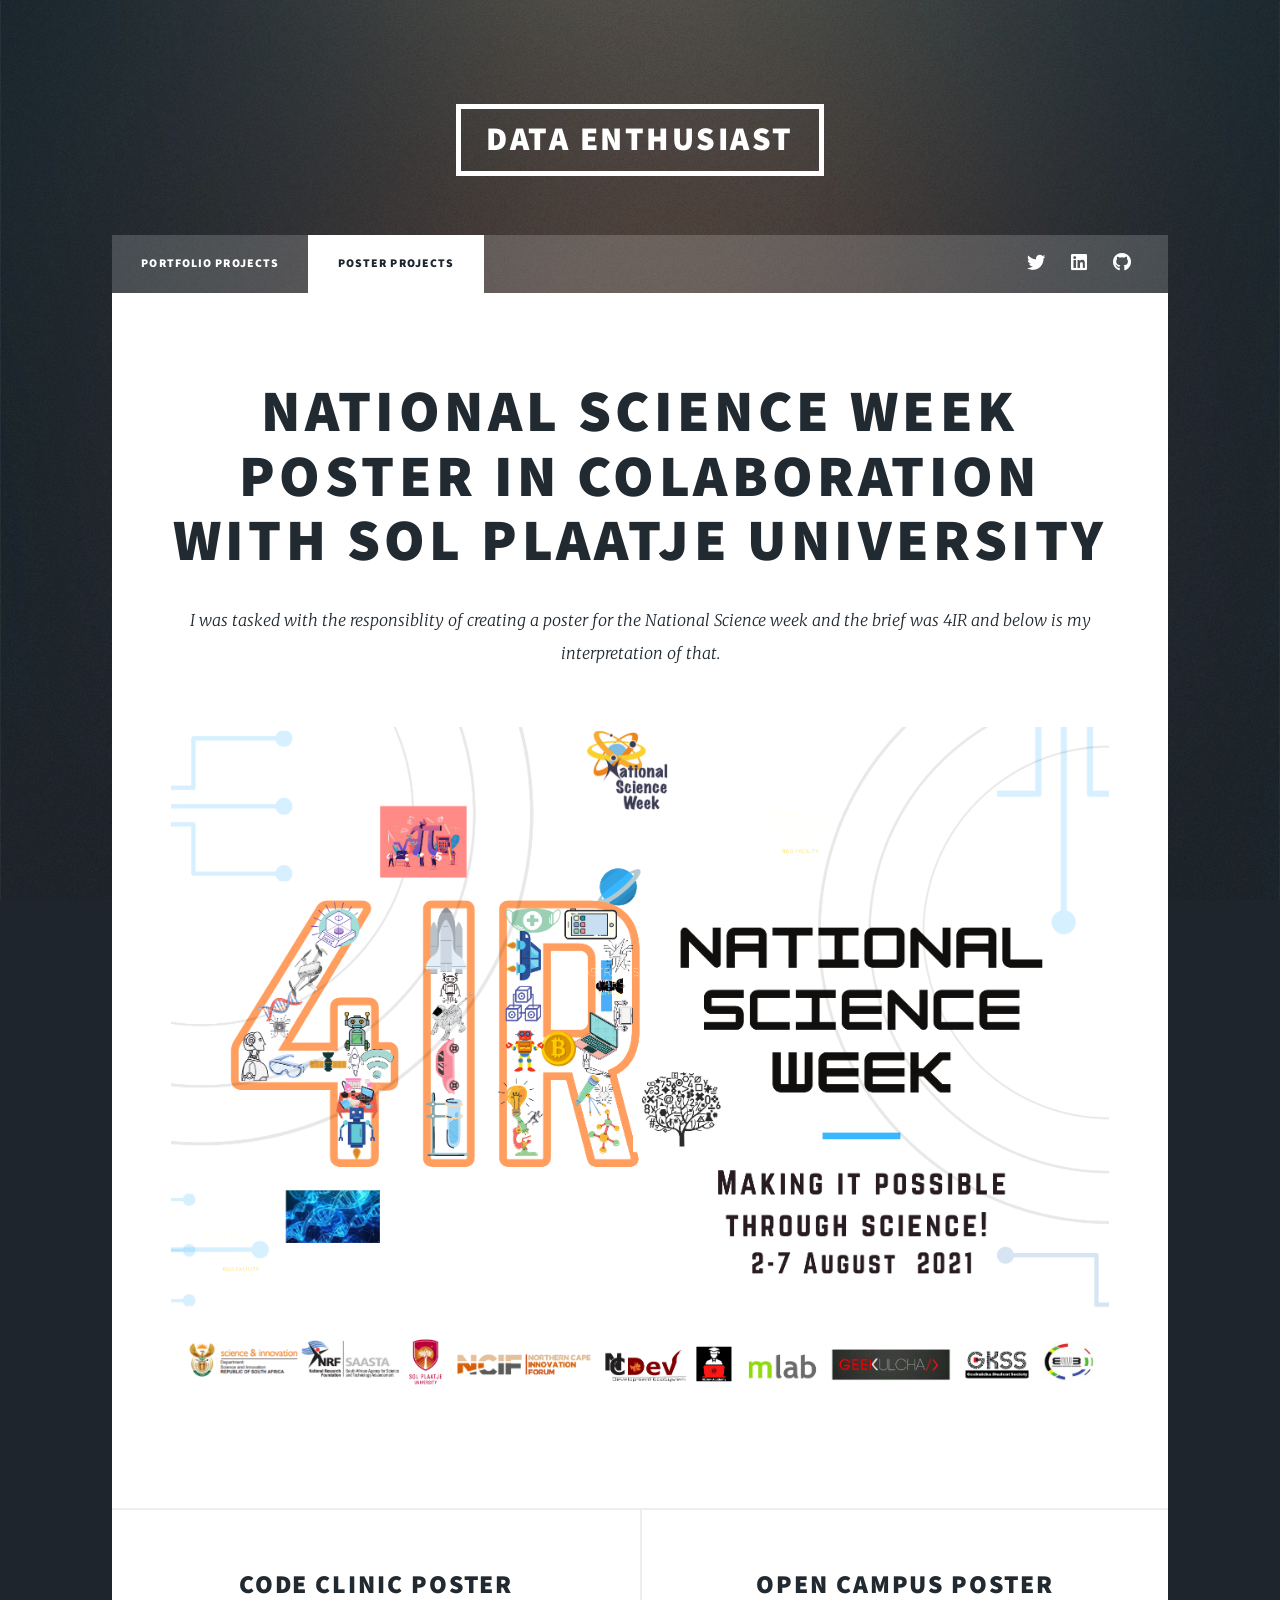
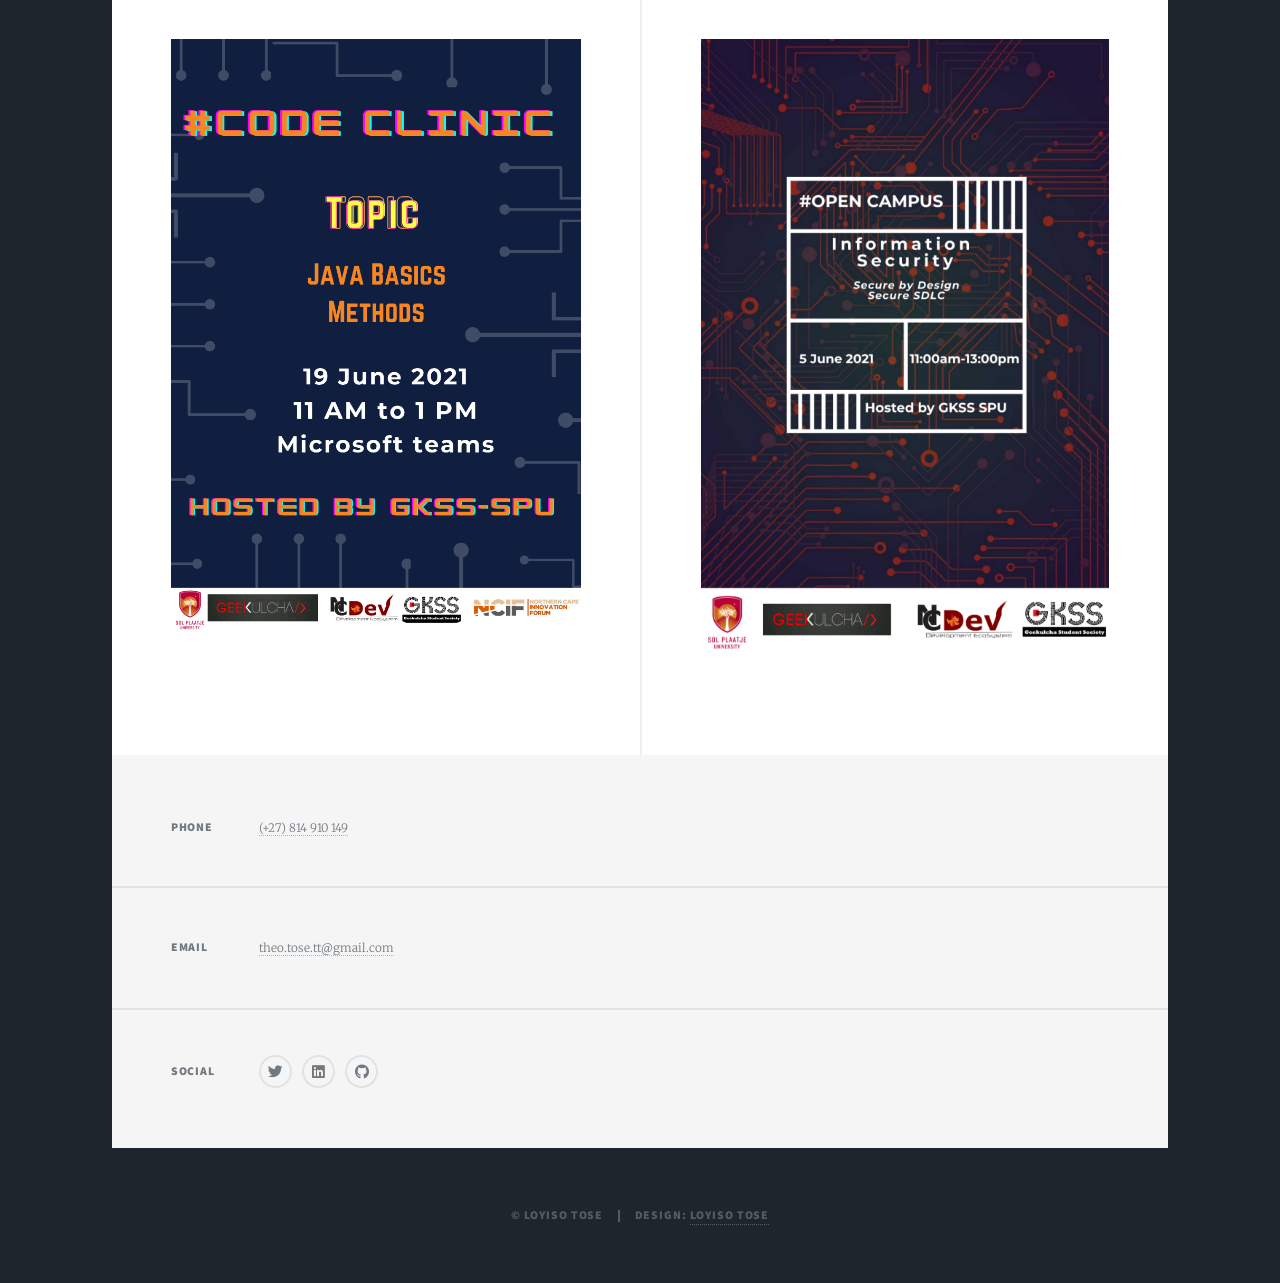
<file: generic.html>
<!DOCTYPE HTML>
<!--
	Massively by HTML5 UP
	html5up.net | @ajlkn
	Free for personal and commercial use under the CCA 3.0 license (html5up.net/license)
-->
<html>
	<head>
		<title>An overview of posters I have worked on</title>
		<meta charset="utf-8" />
		<meta name="viewport" content="width=device-width, initial-scale=1, user-scalable=no" />
		<link rel="stylesheet" href="assets/css/main.css" />
		<noscript><link rel="stylesheet" href="assets/css/noscript.css" /></noscript>
	</head>
	<body class="is-preload">

		<!-- Wrapper -->
			<div id="wrapper">

				<!-- Header -->
					<header id="header">
						<a href="index.html" class="logo">DATA ENTHUSIAST</a>
					</header>

				<!-- Nav -->
					<nav id="nav">
						<ul class="links">
							<li><a href="index.html">Portfolio projects</a></li>
							<li class="active"><a href="generic.html">Poster projects</a></li>
							
						</ul>
						<ul class="icons">
							<li><a href="#" class="icon brands alt fa-twitter"><span class="label">Twitter</span></a></li>
								<li><a href="https://www.linkedin.com/in/loyiso-tose-367266134/" class="icon brands alt fa-linkedin"><span class="label">linkedin</span></a></li>
						        <li><a href="#" class="icon brands alt fa-github"><span class="label">GitHub</span></a></li>
							
						</ul>
					</nav>

				<!-- Main -->
					<div id="main">

						<!-- Post -->
							<section class="post">
								<header class="major">
								
									<h1>National Science week poster in colaboration with Sol Plaatje University</h1>
									<p>I was tasked with the responsiblity of creating a poster for the National Science week and the brief was 4IR and below is my interpretation of that.</p>
								</header>
								<div class="image main"><img src="images/we.png" alt="" /></div>
								
							</section>

							<section class="posts">
								<article>
									<header>
										
										<h2>Code clinic poster<br />
										</a></h2>
									</header>
									<a href="#" class="image fit"><img src="images/CodeClinicPoster.png" alt="" /></a>
									
									<ul class="actions special">
									
										
									</ul>
								</article>
								<article>
									<header>
										
										<h2>Open campus poster
										</a></h2>
									</header>
									<a href="#" class="image fit"><img src="images/final_version.png" alt="" /></a>
									
									<ul class="actions special">
										
									</ul>
								</article>
								
								
							</section>


					</div>

			<!-- Footer -->
			<footer id="footer">
		

				<section class="split contact">
					
					<section>
						<h3>Phone</h3>
						<p><a href="#">(+27) 814 910 149</a></p>
					</section>
					<section>
						<h3>Email</h3>
						<p><a href="#">theo.tose.tt@gmail.com</a></p>
					</section>
					<section>
						<h3>Social</h3>
						<ul class="icons alt">
							<li><a href="#" class="icon brands alt fa-twitter"><span class="label">Twitter</span></a></li>
							<li><a href="https://www.linkedin.com/in/loyiso-tose-367266134/" class="icon brands alt fa-linkedin"><span class="label">linkedin</span></a></li>
						
							<li><a href="#" class="icon brands alt fa-github"><span class="label">GitHub</span></a></li>
						</ul>
					</section>
				</section>
			</footer>

		<!-- Copyright -->
			<div id="copyright">
				<ul><li>&copy; Loyiso Tose</li><li>Design: <a href="https://www.linkedin.com/in/loyiso-tose-367266134/">Loyiso Tose</a></li></ul>
			</div>

</div>

<!-- Scripts -->
<script src="assets/js/jquery.min.js"></script>
<script src="assets/js/jquery.scrollex.min.js"></script>
<script src="assets/js/jquery.scrolly.min.js"></script>
<script src="assets/js/browser.min.js"></script>
<script src="assets/js/breakpoints.min.js"></script>
<script src="assets/js/util.js"></script>
<script src="assets/js/main.js"></script>

</body>
</html>
</file>
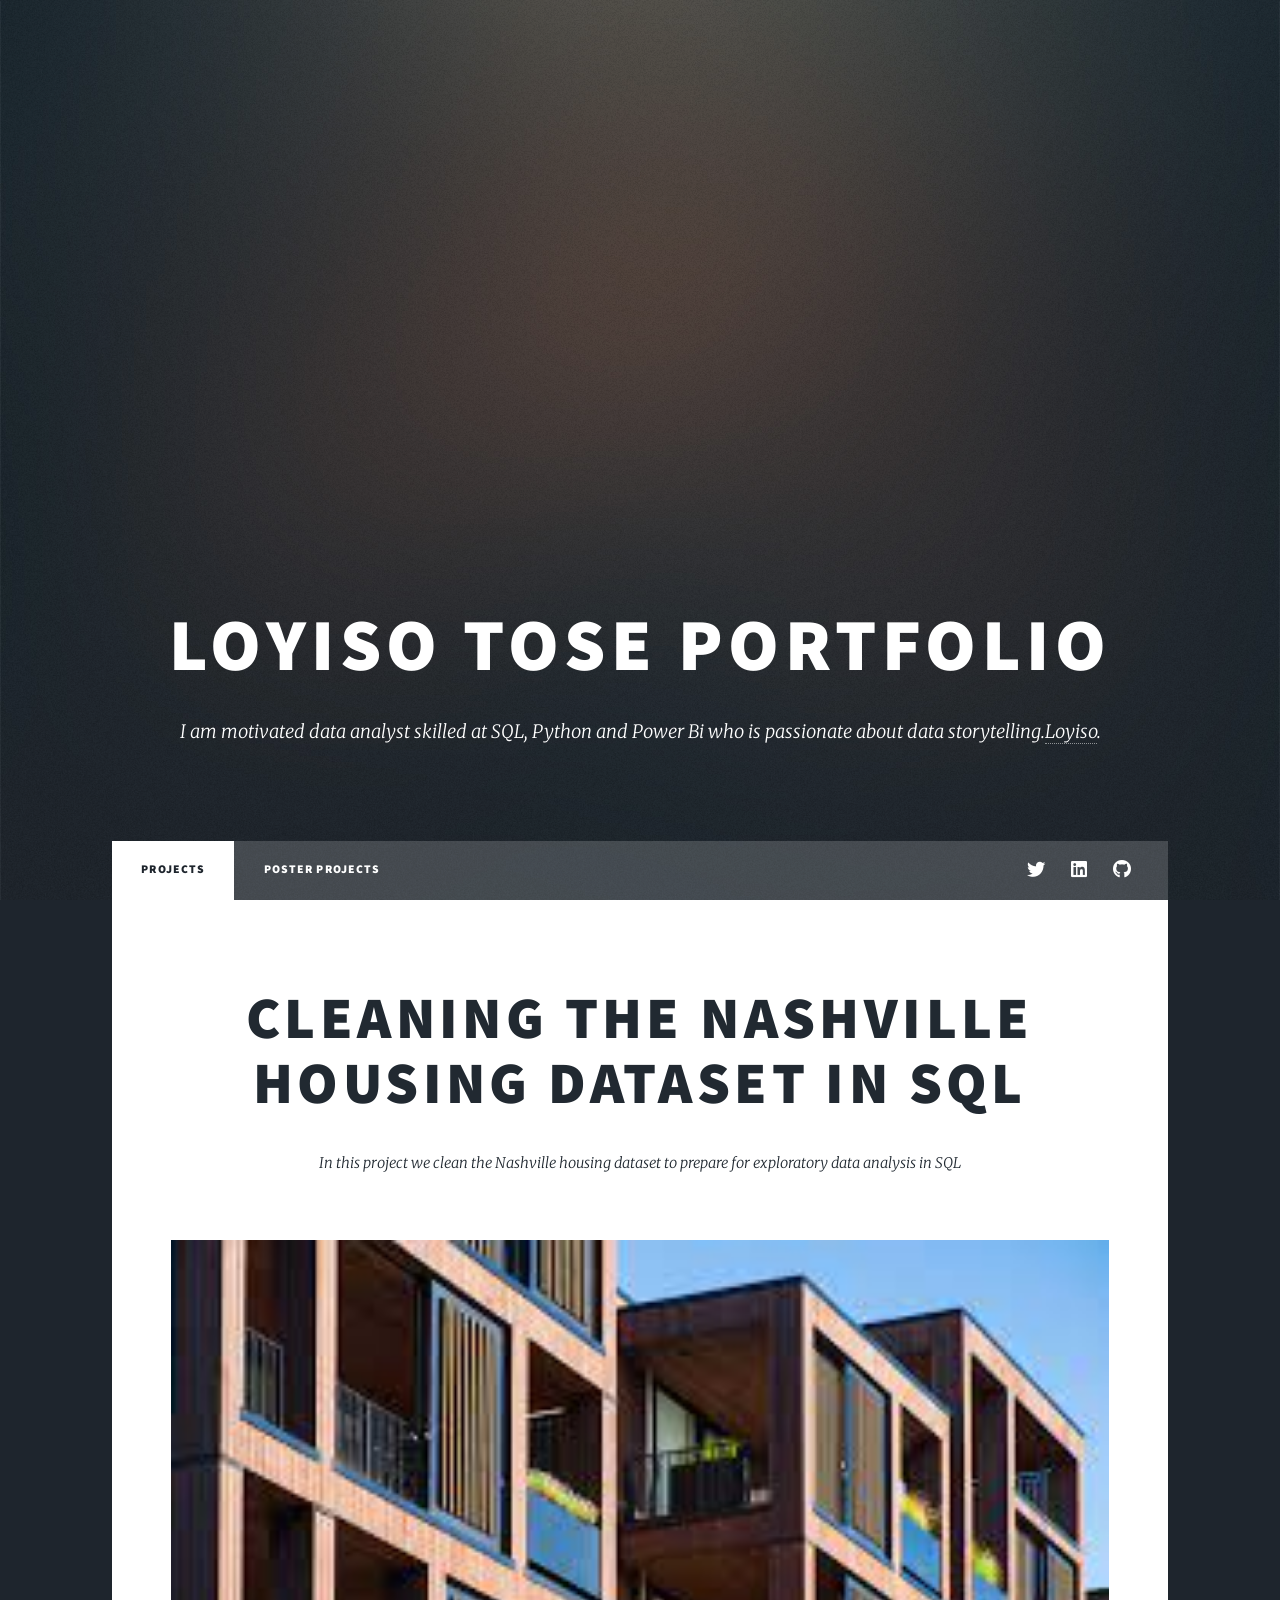
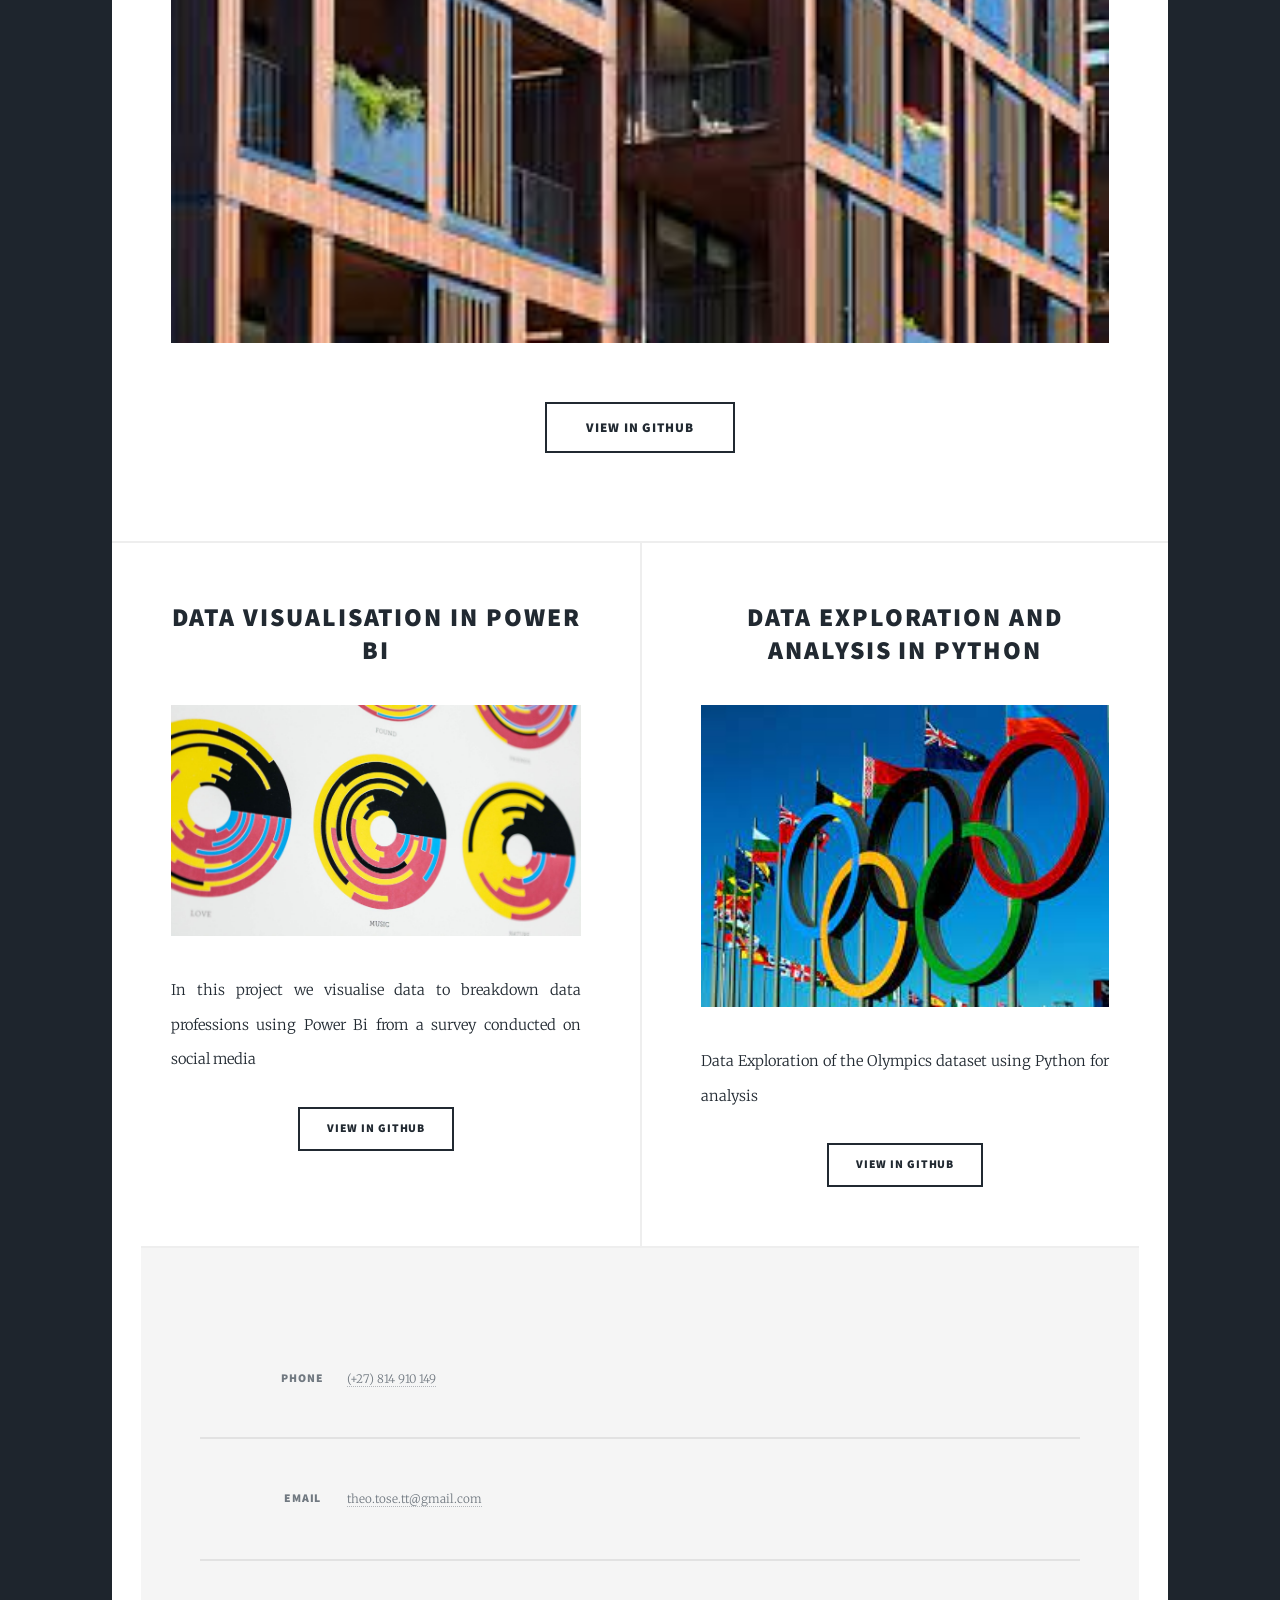
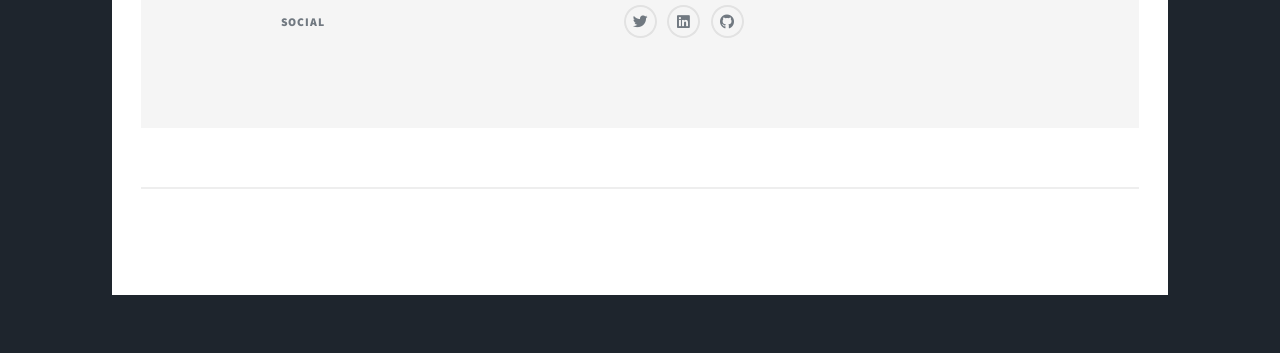
<file: Loyisoio.html>
<!DOCTYPE HTML>
<!--
	Massively by HTML5 UP
	html5up.net | @ajlkn
	Free for personal and commercial use under the CCA 3.0 license (html5up.net/license)
-->
<html>
	<head>
		<title>Loyiso Tose Portfolio</title>
		<meta charset="utf-8" />
		<meta name="viewport" content="width=device-width, initial-scale=1, user-scalable=no" />
		<link rel="stylesheet" href="assets/css/main.css" />
		<noscript><link rel="stylesheet" href="assets/css/noscript.css" /></noscript>
	</head>
	<body class="is-preload">

		<!-- Wrapper -->
			<div id="wrapper" class="fade-in">

				<!-- Intro -->
					<div id="intro">
						<h1>Loyiso Tose Portfolio</h1>
						<p>I am motivated data analyst skilled at SQL, Python and Power Bi who is passionate about data storytelling.<a href="https://www.linkedin.com/in/loyiso-tose-367266134/">Loyiso</a>.</p>
						<ul class="actions">
						
						</ul>
					</div>

				<!-- Header -->
					<header id="header">
						<a href="index.html" class="logo">DATA ENTHUSIAST</a>
					</header>

				<!-- Nav -->
					<nav id="nav">
						<ul class="links">
							<li class="active"><a href="index.html">Projects</a></li>
							<li><a href="generic.html">Poster projects</a></li>
						</ul>
					</ul>
					<ul class="icons">
						<li><a href="#" class="icon brands alt fa-twitter"><span class="label">Twitter</span></a></li>
								<li><a href="https://www.linkedin.com/in/loyiso-tose-367266134/" class="icon brands alt fa-linkedin"><span class="label">linkedin</span></a></li>
						        <li><a href="#" class="icon brands alt fa-github"><span class="label">GitHub</span></a></li>
					</ul>
					</nav>

				<!-- Main -->
					<div id="main">

						<!-- Featured Post -->
							<article class="post featured">
								<header class="major">
									
									<h2><a href="https://github.com/LL-oyiso/DataCleaning_SQ">Cleaning the Nashville housing dataset in SQL</a></h2>
									<p>In this project we clean the Nashville housing dataset to prepare for exploratory data analysis in SQL</p>
								</header>
								<a href="https://github.com/LL-oyiso/DataCleaning_SQ" class="image main"><img src="images/house.jpg" alt="" /></a>
								<ul class="actions special">
									<li><a href="https://github.com/LL-oyiso/DataCleaning_SQ" class="button large">View in Github</a></li>
								</ul>
							</article>

						<!-- Posts -->
							<section class="posts">
								<article>
									<header>
										
										<h2><a href="https://github.com/LL-oyiso/Data_Profession_Breakdown">Data Visualisation in Power BI<br />
										</a></h2>
									</header>
									<a href="https://github.com/LL-oyiso/Data_Profession_Breakdown" class="image fit"><img src="images/PowerBi.jpg" alt="" /></a>
									<p>In this project we visualise data to breakdown data professions using Power Bi from a survey conducted on social media</p>
									<ul class="actions special">
										<li><a href="https://github.com/LL-oyiso/Data_Profession_Breakdown" class="button">View in Github</a></li>
										
									</ul>
								</article>
								<article>
									<header>
										
										<h2><a href="https://github.com/LL-oyiso/Olympics_EDA">Data Exploration and Analysis in Python
										</a></h2>
									</header>
									<a href="https://github.com/LL-oyiso/Olympics_EDA" class="image fit"><img src="images/Olympics.jpg" alt="" /></a>
									<p>Data Exploration  of the Olympics dataset using Python for analysis</p>
									<ul class="actions special">
										<li><a href="https://github.com/LL-oyiso/Olympics_EDA" class="button">View in Github</a></li>
									</ul>
								</article>
								
								
							</section>

						<!-- Footer -->
						<footer id="footer">
		

							<section class="split contact">
								
								<section>
									<h3>Phone</h3>
									<p><a href="#">(+27) 814 910 149</a></p>
								</section>
								<section>
									<h3>Email</h3>
									<p><a href="#">theo.tose.tt@gmail.com</a></p>
								</section>
								<section>
									<h3>Social</h3>
									<ul class="icons alt">
										<li><a href="#" class="icon brands alt fa-twitter"><span class="label">Twitter</span></a></li>
										<li><a href="https://www.linkedin.com/in/loyiso-tose-367266134/" class="icon brands alt fa-linkedin"><span class="label">linkedin</span></a></li>
									
										<li><a href="#" class="icon brands alt fa-github"><span class="label">GitHub</span></a></li>
									</ul>
								</section>
							</section>
						</footer>
	
					<!-- Copyright -->
						<div id="copyright">
							<ul><li>&copy; Loyiso Tose</li><li>Design: <a href="https://www.linkedin.com/in/loyiso-tose-367266134/">Loyiso Tose</a></li></ul>
						</div>

			</div>

		<!-- Scripts -->
			<script src="assets/js/jquery.min.js"></script>
			<script src="assets/js/jquery.scrollex.min.js"></script>
			<script src="assets/js/jquery.scrolly.min.js"></script>
			<script src="assets/js/browser.min.js"></script>
			<script src="assets/js/breakpoints.min.js"></script>
			<script src="assets/js/util.js"></script>
			<script src="assets/js/main.js"></script>

	</body>
</html>
</file>
<file: assets/css/site.css>
/* ==========================================================================
   Loyiso Tose — portfolio
   ========================================================================== */

/* Tokens
   ========================================================================== */

:root {
	--paper:        #faf8f5;
	--paper-sunk:   #f2efe9;
	--ink:          #16161a;
	--ink-muted:    #6a6761;
	--rule:         #e2ded6;
	--accent:       #b2492a;

	--font-sans: "Instrument Sans", ui-sans-serif, system-ui, -apple-system, "Segoe UI", Helvetica, Arial, sans-serif;
	--font-mono: "JetBrains Mono", ui-monospace, "SFMono-Regular", Menlo, Consolas, monospace;

	/* Fluid type scale, 320px → 1280px viewport */
	--text-xs:   0.75rem;
	--text-sm:   0.8125rem;
	--text-base: clamp(1rem, 0.97rem + 0.15vw, 1.0625rem);
	--text-md:   clamp(1.0625rem, 0.99rem + 0.34vw, 1.25rem);
	--text-lg:   clamp(1.375rem, 1.24rem + 0.63vw, 1.75rem);
	--text-xl:   clamp(1.75rem, 1.4rem + 1.72vw, 2.75rem);
	--text-2xl:  clamp(2.5rem, 1.73rem + 3.85vw, 5rem);

	--space-2xs: 0.375rem;
	--space-xs:  0.75rem;
	--space-sm:  1.25rem;
	--space-md:  2rem;
	--space-lg:  3.5rem;
	--space-xl:  clamp(4.5rem, 3rem + 7vw, 8rem);

	--shell:   74rem;
	--measure: 64ch;

	--ease: cubic-bezier(0.22, 0.61, 0.36, 1);
}

@media (prefers-color-scheme: dark) {
	:root {
		--paper:      #121211;
		--paper-sunk: #1a1a18;
		--ink:        #edeae4;
		--ink-muted:  #96918a;
		--rule:       #2c2b28;
		--accent:     #e08455;
	}
}

/* Reset
   ========================================================================== */

*,
*::before,
*::after {
	box-sizing: border-box;
}

* {
	margin: 0;
}

html {
	-webkit-text-size-adjust: 100%;
	/* Keeps anchor targets clear of the sticky masthead. */
	scroll-padding-top: 5rem;
}

@media (prefers-reduced-motion: no-preference) {
	html {
		scroll-behavior: smooth;
	}
}

img {
	display: block;
	max-width: 100%;
	height: auto;
}

ul,
ol {
	list-style: none;
	padding: 0;
}

/* Base
   ========================================================================== */

body {
	background: var(--paper);
	color: var(--ink);
	font-family: var(--font-sans);
	font-size: var(--text-base);
	line-height: 1.6;
	font-synthesis: none;
	-webkit-font-smoothing: antialiased;
	text-rendering: optimizeLegibility;
}

h1,
h2,
h3 {
	font-weight: 500;
	line-height: 1.1;
	letter-spacing: -0.02em;
	text-wrap: balance;
}

p {
	text-wrap: pretty;
}

a {
	color: inherit;
	text-decoration-color: var(--rule);
	text-decoration-thickness: 1px;
	text-underline-offset: 0.2em;
	transition: text-decoration-color 0.18s var(--ease), color 0.18s var(--ease);
}

a:hover {
	text-decoration-color: currentColor;
}

:focus-visible {
	outline: 2px solid var(--accent);
	outline-offset: 3px;
	border-radius: 2px;
}

::selection {
	background: var(--accent);
	color: var(--paper);
}

/* Layout primitives
   ========================================================================== */

.shell {
	width: 100%;
	max-width: var(--shell);
	margin-inline: auto;
	padding-inline: clamp(1.25rem, 5vw, 3.5rem);
}

.section {
	padding-block: var(--space-xl);
	border-top: 1px solid var(--rule);
}

.section__head {
	display: flex;
	align-items: baseline;
	gap: var(--space-sm);
	margin-bottom: var(--space-lg);
}

.section__title {
	font-size: var(--text-lg);
}

.section__count {
	font-family: var(--font-mono);
	font-size: var(--text-xs);
	color: var(--ink-muted);
	letter-spacing: 0.04em;
	font-variant-numeric: tabular-nums;
}

.eyebrow {
	font-family: var(--font-mono);
	font-size: var(--text-xs);
	letter-spacing: 0.12em;
	text-transform: uppercase;
	color: var(--ink-muted);
}

.skip-link {
	position: absolute;
	top: 0;
	left: 50%;
	translate: -50% -110%;
	z-index: 20;
	padding: 0.625rem 1rem;
	background: var(--ink);
	color: var(--paper);
	font-family: var(--font-mono);
	font-size: var(--text-xs);
	text-decoration: none;
	transition: translate 0.2s var(--ease);
}

.skip-link:focus-visible {
	translate: -50% 0;
}

/* Masthead
   ========================================================================== */

.masthead {
	position: sticky;
	top: 0;
	z-index: 10;
	background: var(--paper);
	border-bottom: 1px solid var(--rule);
}

.masthead__inner {
	display: flex;
	flex-wrap: wrap;
	align-items: center;
	justify-content: space-between;
	gap: var(--space-2xs) var(--space-md);
	padding-block: 0.875rem;
}

.wordmark {
	font-family: var(--font-mono);
	font-size: var(--text-sm);
	letter-spacing: 0.02em;
	text-decoration: none;
}

.wordmark span {
	color: var(--ink-muted);
}

.nav {
	display: flex;
	gap: var(--space-sm);
}

.nav a {
	display: inline-block;
	font-family: var(--font-mono);
	font-size: var(--text-xs);
	letter-spacing: 0.04em;
	text-decoration: none;
	color: var(--ink-muted);
	padding-block: 0.25rem;
}

.nav a:hover,
.nav a[aria-current="true"] {
	color: var(--ink);
}

.nav a[aria-current="true"] {
	box-shadow: inset 0 -1px 0 var(--accent);
}

/* Intro
   ========================================================================== */

.intro {
	/* Bottom padding stays short because the next section adds its own. */
	padding-block: clamp(3.5rem, 2rem + 8vw, 7.5rem) var(--space-lg);
}

.intro__name {
	font-size: var(--text-2xl);
	letter-spacing: -0.035em;
	margin-block: var(--space-sm) var(--space-md);
}

.intro__lede {
	font-size: var(--text-md);
	max-width: var(--measure);
	color: var(--ink-muted);
}

.intro__lede strong {
	color: var(--ink);
	font-weight: 500;
}

.intro__lede + .intro__lede {
	margin-top: var(--space-sm);
}

.intro__meta {
	display: flex;
	flex-wrap: wrap;
	gap: var(--space-xs) var(--space-md);
	margin-top: var(--space-lg);
	padding-top: var(--space-sm);
	border-top: 1px solid var(--rule);
	font-family: var(--font-mono);
	font-size: var(--text-xs);
	color: var(--ink-muted);
}

.intro__meta a {
	color: var(--ink);
}

/* Work
   ========================================================================== */

.work__item {
	display: grid;
	grid-template-columns: 1fr;
	gap: var(--space-sm);
	padding-block: var(--space-lg);
	border-top: 1px solid var(--rule);
}

.work__item:first-child {
	border-top: 0;
	padding-top: 0;
}

.work__index {
	font-family: var(--font-mono);
	font-size: var(--text-xs);
	color: var(--ink-muted);
	font-variant-numeric: tabular-nums;
}

.work__item .eyebrow {
	display: block;
	margin-bottom: var(--space-2xs);
}

.work__title {
	font-size: var(--text-lg);
	margin-bottom: var(--space-xs);
}

.work__title a {
	text-decoration-color: var(--accent);
}

.work__summary {
	max-width: var(--measure);
	color: var(--ink-muted);
}

.work__stack {
	display: flex;
	flex-wrap: wrap;
	gap: var(--space-2xs) var(--space-xs);
	margin-top: var(--space-sm);
	font-family: var(--font-mono);
	font-size: var(--text-xs);
	color: var(--ink-muted);
}

.work__stack li::after {
	content: " /";
	color: var(--rule);
}

.work__stack li:last-child::after {
	content: "";
}

.work__links {
	display: flex;
	flex-wrap: wrap;
	gap: var(--space-sm);
	margin-top: var(--space-sm);
	font-size: var(--text-sm);
}

.work__links a {
	display: inline-block;
	text-decoration: none;
	box-shadow: inset 0 -1px 0 var(--rule);
	padding-bottom: 1px;
}

.work__links a:hover {
	box-shadow: inset 0 -1px 0 var(--accent);
	color: var(--accent);
}

.work__links a::after {
	content: " \2197";
	font-family: var(--font-mono);
	font-size: 0.85em;
	color: var(--ink-muted);
}

.work__shot {
	border: 1px solid var(--rule);
	background: var(--paper-sunk);
	aspect-ratio: 16 / 10;
	overflow: hidden;
}

.work__shot img {
	width: 100%;
	height: 100%;
	object-fit: cover;
	filter: saturate(0.85);
	transition: filter 0.4s var(--ease), scale 0.6s var(--ease);
}

/* Report screenshots are fitted, not cropped — the whole frame is the content. */
.work__shot--contain img {
	object-fit: contain;
}

.work__item:hover .work__shot img {
	filter: saturate(1);
	scale: 1.015;
}

@media (min-width: 56rem) {
	.work__item {
		grid-template-columns: 2.5rem minmax(0, 1fr) 20rem;
		gap: var(--space-md);
		align-items: start;
	}

	/* The lead project runs its screenshot full width under the copy. */
	.work__item--feature {
		grid-template-columns: 2.5rem minmax(0, 1fr);
	}

	.work__item--feature .work__shot {
		grid-column: 2 / -1;
		aspect-ratio: 21 / 9;
		margin-top: var(--space-sm);
	}
}

.work__summary + .work__summary {
	margin-top: var(--space-sm);
}

/* Awards
   ========================================================================== */

.awards {
	display: grid;
	grid-template-columns: 1fr;
	gap: var(--space-lg);
}

.award {
	padding-top: var(--space-xs);
	border-top: 1px solid var(--rule);
}

.award__title {
	font-size: var(--text-md);
	margin: var(--space-2xs) 0 var(--space-xs);
}

.award__summary {
	color: var(--ink-muted);
	font-size: var(--text-sm);
}

.award__photo {
	margin-top: var(--space-lg);
}

.award__photo img {
	width: 100%;
	border: 1px solid var(--rule);
}

.award__photo figcaption {
	margin-top: var(--space-xs);
	font-size: var(--text-sm);
	color: var(--ink-muted);
}

@media (min-width: 48rem) {
	.awards {
		grid-template-columns: repeat(2, minmax(0, 1fr));
		gap: var(--space-xl);
	}
}

/* Gallery
   ========================================================================== */

.gallery {
	display: grid;
	grid-template-columns: 1fr;
	align-items: start;
	gap: var(--space-lg) var(--space-md);
}

.gallery figure {
	display: flex;
	flex-direction: column;
	gap: var(--space-xs);
}

.gallery img {
	width: 100%;
	border: 1px solid var(--rule);
	background: var(--paper-sunk);
}

.gallery figcaption {
	font-size: var(--text-sm);
	color: var(--ink-muted);
}

.gallery figcaption b {
	display: block;
	font-weight: 500;
	color: var(--ink);
}

.gallery__feature {
	grid-column: 1 / -1;
}

@media (min-width: 48rem) {
	.gallery {
		grid-template-columns: repeat(2, minmax(0, 1fr));
	}
}

/* About
   ========================================================================== */

.about {
	display: grid;
	grid-template-columns: 1fr;
	gap: var(--space-lg);
}

.about__prose p + p {
	margin-top: var(--space-sm);
}

.about__prose {
	max-width: var(--measure);
	color: var(--ink-muted);
}

.toolkit dt {
	font-family: var(--font-mono);
	font-size: var(--text-xs);
	letter-spacing: 0.1em;
	text-transform: uppercase;
	color: var(--ink-muted);
	padding-top: var(--space-xs);
	border-top: 1px solid var(--rule);
}

.toolkit dd {
	margin: var(--space-2xs) 0 var(--space-md);
	font-size: var(--text-sm);
}

.toolkit dd:last-child {
	margin-bottom: 0;
}

@media (min-width: 56rem) {
	.about {
		grid-template-columns: minmax(0, 1.4fr) minmax(0, 1fr);
		gap: var(--space-xl);
	}
}

/* Contact
   ========================================================================== */

.contact__lede {
	font-size: var(--text-lg);
	max-width: 36ch;
	margin-bottom: var(--space-lg);
}

.contact__list {
	display: grid;
	grid-template-columns: repeat(auto-fit, minmax(min(13rem, 100%), 1fr));
	gap: var(--space-md);
}

.contact__list dt {
	font-family: var(--font-mono);
	font-size: var(--text-xs);
	letter-spacing: 0.1em;
	text-transform: uppercase;
	color: var(--ink-muted);
	padding-top: var(--space-xs);
	border-top: 1px solid var(--rule);
	margin-bottom: var(--space-2xs);
}

.contact__list dd {
	font-size: var(--text-md);
}

.contact__list a {
	text-decoration-color: var(--accent);
}

/* Footer
   ========================================================================== */

.footer {
	border-top: 1px solid var(--rule);
	padding-block: var(--space-md);
}

.footer__inner {
	display: flex;
	flex-wrap: wrap;
	justify-content: space-between;
	gap: var(--space-xs) var(--space-md);
	font-family: var(--font-mono);
	font-size: var(--text-xs);
	color: var(--ink-muted);
}

/* Reveal
   ========================================================================== */

@media (prefers-reduced-motion: no-preference) {
	.reveal {
		opacity: 0;
		translate: 0 0.75rem;
		transition: opacity 0.5s var(--ease), translate 0.5s var(--ease);
	}

	.reveal.is-visible {
		opacity: 1;
		translate: none;
	}
}

/* Print
   ========================================================================== */

@media print {
	.masthead,
	.work__shot,
	.gallery {
		display: none;
	}

	body {
		background: #fff;
		color: #000;
		font-size: 11pt;
	}

	.section {
		padding-block: 1rem;
	}

	a::after {
		content: " (" attr(href) ")";
		font-size: 9pt;
		color: #555;
	}
}
</file>
<file: assets/css/main.css>
@import url(fontawesome-all.min.css);
@import url("https://fonts.googleapis.com/css?family=Merriweather:300,700,300italic,700italic|Source+Sans+Pro:900");

/*
	Massively by HTML5 UP
	html5up.net | @ajlkn
	Free for personal and commercial use under the CCA 3.0 license (html5up.net/license)
*/

html, body, div, span, applet, object,
iframe, h1, h2, h3, h4, h5, h6, p, blockquote,
pre, a, abbr, acronym, address, big, cite,
code, del, dfn, em, img, ins, kbd, q, s, samp,
small, strike, strong, sub, sup, tt, var, b,
u, i, center, dl, dt, dd, ol, ul, li, fieldset,
form, label, legend, table, caption, tbody,
tfoot, thead, tr, th, td, article, aside,
canvas, details, embed, figure, figcaption,
footer, header, hgroup, menu, nav, output, ruby,
section, summary, time, mark, audio, video {
	margin: 0;
	padding: 0;
	border: 0;
	font-size: 100%;
	font: inherit;
	vertical-align: baseline;}

article, aside, details, figcaption, figure,
footer, header, hgroup, menu, nav, section {
	display: block;}

body {
	line-height: 1;
}

ol, ul {
	list-style: none;
}

blockquote, q {
	quotes: none;
}

	blockquote:before, blockquote:after, q:before, q:after {
		content: '';
		content: none;
	}

table {
	border-collapse: collapse;
	border-spacing: 0;
}

body {
	-webkit-text-size-adjust: none;
}

mark {
	background-color: transparent;
	color: inherit;
}

input::-moz-focus-inner {
	border: 0;
	padding: 0;
}

input, select, textarea {
	-moz-appearance: none;
	-webkit-appearance: none;
	-ms-appearance: none;
	appearance: none;
}

/* Basic */

	@-ms-viewport {
		width: device-width;
	}

	body {
		-ms-overflow-style: scrollbar;
	}

	@media screen and (max-width: 480px) {

		html, body {
			min-width: 320px;
		}

	}

	html {
		box-sizing: border-box;
	}

	*, *:before, *:after {
		box-sizing: inherit;
	}

	body {
		background-color: #1e252d;
	}

		body.is-preload *, body.is-preload *:before, body.is-preload *:after {
			-moz-animation: none !important;
			-webkit-animation: none !important;
			-ms-animation: none !important;
			animation: none !important;
			-moz-transition: none !important;
			-webkit-transition: none !important;
			-ms-transition: none !important;
			transition: none !important;
		}

/* Type */

	html {
		font-size: 16pt;
	}

		@media screen and (max-width: 1680px) {

			html {
				font-size: 12pt;
			}

		}

		@media screen and (max-width: 1280px) {

			html {
				font-size: 11pt;
			}

		}

		@media screen and (max-width: 360px) {

			html {
				font-size: 10pt;
			}

		}

	body {
		color: #212931;
	}

	body, input, select, textarea {
		font-family: "Merriweather", Georgia, serif;
		font-weight: 300;
		font-size: 1rem;
		line-height: 2.375;
	}

	a {
		-moz-transition: color 0.2s ease-in-out, background-color 0.2s ease-in-out, border-color 0.2s ease-in-out, box-shadow 0.2s ease-in-out;
		-webkit-transition: color 0.2s ease-in-out, background-color 0.2s ease-in-out, border-color 0.2s ease-in-out, box-shadow 0.2s ease-in-out;
		-ms-transition: color 0.2s ease-in-out, background-color 0.2s ease-in-out, border-color 0.2s ease-in-out, box-shadow 0.2s ease-in-out;
		transition: color 0.2s ease-in-out, background-color 0.2s ease-in-out, border-color 0.2s ease-in-out, box-shadow 0.2s ease-in-out;
		border-bottom: dotted 1px;
		text-decoration: none;
	}

		a:hover {
			border-bottom-color: transparent;
		}

	strong, b {
		font-weight: 600;
	}

	em, i {
		font-style: italic;
	}

	p {
		text-align: justify;
		margin: 0 0 2rem 0;
	}

	h1, h2, h3, h4, h5, h6 {
		font-family: "Source Sans Pro", Helvetica, sans-serif;
		font-weight: 900;
		line-height: 1.5;
		letter-spacing: 0.075em;
		text-transform: uppercase;
		margin: 0 0 1rem 0;
	}

		h1 a, h2 a, h3 a, h4 a, h5 a, h6 a {
			border-bottom: 0;
			color: inherit;
			text-decoration: none;
		}

	h1 {
		font-size: 4rem;
		line-height: 1.1;
		margin: 0 0 2rem 0;
	}

	h2 {
		font-size: 1.75rem;
		line-height: 1.3;
		margin: 0 0 1.5rem 0;
	}

	h3 {
		font-size: 1.25rem;
		margin: 0 0 1.5rem 0;
	}

	h4 {
		font-size: 1rem;
	}

	h5 {
		font-size: 0.9rem;
	}

	h6 {
		font-size: 0.8rem;
	}

	sub {
		font-size: 0.8rem;
		position: relative;
		top: 0.5rem;
	}

	sup {
		font-size: 0.8rem;
		position: relative;
		top: -0.5rem;
	}

	blockquote {
		border-left: solid 4px;
		font-style: italic;
		margin: 0 0 2rem 0;
		padding: 0.5rem 0 0.5rem 2rem;
	}

	code {
		border: solid 2px;
		font-family: "Courier New", monospace;
		font-size: 0.9rem;
		margin: 0 0.25rem;
		padding: 0.25rem 0.65rem;
	}

	pre {
		-webkit-overflow-scrolling: touch;
		font-family: "Courier New", monospace;
		font-size: 0.9rem;
		margin: 0 0 2rem 0;
	}

		pre code {
			display: block;
			line-height: 1.75;
			padding: 1rem 1.5rem;
			overflow-x: auto;
		}

	hr {
		border: 0;
		border-bottom: solid 2px;
		margin: 3rem 0;
	}

		hr.major {
			margin: 5rem 0;
		}

	.align-left {
		text-align: left;
	}

	.align-center {
		text-align: center;
	}

	.align-right {
		text-align: right;
	}

	input, select, textarea {
		color: #212931;
	}

	a {
		color: #212931;
		border-bottom-color: rgba(33, 41, 49, 0.5);
	}

		a:hover {
			border-bottom-color: transparent;
			color: #18bfef !important;
		}

	strong, b {
		color: #212931;
	}

	h1, h2, h3, h4, h5, h6 {
		color: #212931;
	}

	blockquote {
		border-left-color: #eeeeee;
	}

	code {
		background: rgba(220, 220, 220, 0.25);
		border-color: #eeeeee;
	}

	hr {
		border-bottom-color: #eeeeee;
	}

/* Row */

	.row {
		display: flex;
		flex-wrap: wrap;
		box-sizing: border-box;
		align-items: stretch;
	}

		.row > * {
			box-sizing: border-box;
		}

		.row.gtr-uniform > * > :last-child {
			margin-bottom: 0;
		}

		.row.aln-left {
			justify-content: flex-start;
		}

		.row.aln-center {
			justify-content: center;
		}

		.row.aln-right {
			justify-content: flex-end;
		}

		.row.aln-top {
			align-items: flex-start;
		}

		.row.aln-middle {
			align-items: center;
		}

		.row.aln-bottom {
			align-items: flex-end;
		}

		.row > .imp {
			order: -1;
		}

		.row > .col-1 {
			width: 8.33333%;
		}

		.row > .off-1 {
			margin-left: 8.33333%;
		}

		.row > .col-2 {
			width: 16.66667%;
		}

		.row > .off-2 {
			margin-left: 16.66667%;
		}

		.row > .col-3 {
			width: 25%;
		}

		.row > .off-3 {
			margin-left: 25%;
		}

		.row > .col-4 {
			width: 33.33333%;
		}

		.row > .off-4 {
			margin-left: 33.33333%;
		}

		.row > .col-5 {
			width: 41.66667%;
		}

		.row > .off-5 {
			margin-left: 41.66667%;
		}

		.row > .col-6 {
			width: 50%;
		}

		.row > .off-6 {
			margin-left: 50%;
		}

		.row > .col-7 {
			width: 58.33333%;
		}

		.row > .off-7 {
			margin-left: 58.33333%;
		}

		.row > .col-8 {
			width: 66.66667%;
		}

		.row > .off-8 {
			margin-left: 66.66667%;
		}

		.row > .col-9 {
			width: 75%;
		}

		.row > .off-9 {
			margin-left: 75%;
		}

		.row > .col-10 {
			width: 83.33333%;
		}

		.row > .off-10 {
			margin-left: 83.33333%;
		}

		.row > .col-11 {
			width: 91.66667%;
		}

		.row > .off-11 {
			margin-left: 91.66667%;
		}

		.row > .col-12 {
			width: 100%;
		}

		.row > .off-12 {
			margin-left: 100%;
		}

		.row.gtr-0 {
			margin-top: 0;
			margin-left: 0rem;
		}

			.row.gtr-0 > * {
				padding: 0 0 0 0rem;
			}

			.row.gtr-0.gtr-uniform {
				margin-top: 0rem;
			}

				.row.gtr-0.gtr-uniform > * {
					padding-top: 0rem;
				}

		.row.gtr-25 {
			margin-top: 0;
			margin-left: -0.375rem;
		}

			.row.gtr-25 > * {
				padding: 0 0 0 0.375rem;
			}

			.row.gtr-25.gtr-uniform {
				margin-top: -0.375rem;
			}

				.row.gtr-25.gtr-uniform > * {
					padding-top: 0.375rem;
				}

		.row.gtr-50 {
			margin-top: 0;
			margin-left: -0.75rem;
		}

			.row.gtr-50 > * {
				padding: 0 0 0 0.75rem;
			}

			.row.gtr-50.gtr-uniform {
				margin-top: -0.75rem;
			}

				.row.gtr-50.gtr-uniform > * {
					padding-top: 0.75rem;
				}

		.row {
			margin-top: 0;
			margin-left: -1.5rem;
		}

			.row > * {
				padding: 0 0 0 1.5rem;
			}

			.row.gtr-uniform {
				margin-top: -1.5rem;
			}

				.row.gtr-uniform > * {
					padding-top: 1.5rem;
				}

		.row.gtr-150 {
			margin-top: 0;
			margin-left: -2.25rem;
		}

			.row.gtr-150 > * {
				padding: 0 0 0 2.25rem;
			}

			.row.gtr-150.gtr-uniform {
				margin-top: -2.25rem;
			}

				.row.gtr-150.gtr-uniform > * {
					padding-top: 2.25rem;
				}

		.row.gtr-200 {
			margin-top: 0;
			margin-left: -3rem;
		}

			.row.gtr-200 > * {
				padding: 0 0 0 3rem;
			}

			.row.gtr-200.gtr-uniform {
				margin-top: -3rem;
			}

				.row.gtr-200.gtr-uniform > * {
					padding-top: 3rem;
				}

		@media screen and (max-width: 1680px) {

			.row {
				display: flex;
				flex-wrap: wrap;
				box-sizing: border-box;
				align-items: stretch;
			}

				.row > * {
					box-sizing: border-box;
				}

				.row.gtr-uniform > * > :last-child {
					margin-bottom: 0;
				}

				.row.aln-left {
					justify-content: flex-start;
				}

				.row.aln-center {
					justify-content: center;
				}

				.row.aln-right {
					justify-content: flex-end;
				}

				.row.aln-top {
					align-items: flex-start;
				}

				.row.aln-middle {
					align-items: center;
				}

				.row.aln-bottom {
					align-items: flex-end;
				}

				.row > .imp-xlarge {
					order: -1;
				}

				.row > .col-1-xlarge {
					width: 8.33333%;
				}

				.row > .off-1-xlarge {
					margin-left: 8.33333%;
				}

				.row > .col-2-xlarge {
					width: 16.66667%;
				}

				.row > .off-2-xlarge {
					margin-left: 16.66667%;
				}

				.row > .col-3-xlarge {
					width: 25%;
				}

				.row > .off-3-xlarge {
					margin-left: 25%;
				}

				.row > .col-4-xlarge {
					width: 33.33333%;
				}

				.row > .off-4-xlarge {
					margin-left: 33.33333%;
				}

				.row > .col-5-xlarge {
					width: 41.66667%;
				}

				.row > .off-5-xlarge {
					margin-left: 41.66667%;
				}

				.row > .col-6-xlarge {
					width: 50%;
				}

				.row > .off-6-xlarge {
					margin-left: 50%;
				}

				.row > .col-7-xlarge {
					width: 58.33333%;
				}

				.row > .off-7-xlarge {
					margin-left: 58.33333%;
				}

				.row > .col-8-xlarge {
					width: 66.66667%;
				}

				.row > .off-8-xlarge {
					margin-left: 66.66667%;
				}

				.row > .col-9-xlarge {
					width: 75%;
				}

				.row > .off-9-xlarge {
					margin-left: 75%;
				}

				.row > .col-10-xlarge {
					width: 83.33333%;
				}

				.row > .off-10-xlarge {
					margin-left: 83.33333%;
				}

				.row > .col-11-xlarge {
					width: 91.66667%;
				}

				.row > .off-11-xlarge {
					margin-left: 91.66667%;
				}

				.row > .col-12-xlarge {
					width: 100%;
				}

				.row > .off-12-xlarge {
					margin-left: 100%;
				}

				.row.gtr-0 {
					margin-top: 0;
					margin-left: 0rem;
				}

					.row.gtr-0 > * {
						padding: 0 0 0 0rem;
					}

					.row.gtr-0.gtr-uniform {
						margin-top: 0rem;
					}

						.row.gtr-0.gtr-uniform > * {
							padding-top: 0rem;
						}

				.row.gtr-25 {
					margin-top: 0;
					margin-left: -0.375rem;
				}

					.row.gtr-25 > * {
						padding: 0 0 0 0.375rem;
					}

					.row.gtr-25.gtr-uniform {
						margin-top: -0.375rem;
					}

						.row.gtr-25.gtr-uniform > * {
							padding-top: 0.375rem;
						}

				.row.gtr-50 {
					margin-top: 0;
					margin-left: -0.75rem;
				}

					.row.gtr-50 > * {
						padding: 0 0 0 0.75rem;
					}

					.row.gtr-50.gtr-uniform {
						margin-top: -0.75rem;
					}

						.row.gtr-50.gtr-uniform > * {
							padding-top: 0.75rem;
						}

				.row {
					margin-top: 0;
					margin-left: -1.5rem;
				}

					.row > * {
						padding: 0 0 0 1.5rem;
					}

					.row.gtr-uniform {
						margin-top: -1.5rem;
					}

						.row.gtr-uniform > * {
							padding-top: 1.5rem;
						}

				.row.gtr-150 {
					margin-top: 0;
					margin-left: -2.25rem;
				}

					.row.gtr-150 > * {
						padding: 0 0 0 2.25rem;
					}

					.row.gtr-150.gtr-uniform {
						margin-top: -2.25rem;
					}

						.row.gtr-150.gtr-uniform > * {
							padding-top: 2.25rem;
						}

				.row.gtr-200 {
					margin-top: 0;
					margin-left: -3rem;
				}

					.row.gtr-200 > * {
						padding: 0 0 0 3rem;
					}

					.row.gtr-200.gtr-uniform {
						margin-top: -3rem;
					}

						.row.gtr-200.gtr-uniform > * {
							padding-top: 3rem;
						}

		}

		@media screen and (max-width: 1280px) {

			.row {
				display: flex;
				flex-wrap: wrap;
				box-sizing: border-box;
				align-items: stretch;
			}

				.row > * {
					box-sizing: border-box;
				}

				.row.gtr-uniform > * > :last-child {
					margin-bottom: 0;
				}

				.row.aln-left {
					justify-content: flex-start;
				}

				.row.aln-center {
					justify-content: center;
				}

				.row.aln-right {
					justify-content: flex-end;
				}

				.row.aln-top {
					align-items: flex-start;
				}

				.row.aln-middle {
					align-items: center;
				}

				.row.aln-bottom {
					align-items: flex-end;
				}

				.row > .imp-large {
					order: -1;
				}

				.row > .col-1-large {
					width: 8.33333%;
				}

				.row > .off-1-large {
					margin-left: 8.33333%;
				}

				.row > .col-2-large {
					width: 16.66667%;
				}

				.row > .off-2-large {
					margin-left: 16.66667%;
				}

				.row > .col-3-large {
					width: 25%;
				}

				.row > .off-3-large {
					margin-left: 25%;
				}

				.row > .col-4-large {
					width: 33.33333%;
				}

				.row > .off-4-large {
					margin-left: 33.33333%;
				}

				.row > .col-5-large {
					width: 41.66667%;
				}

				.row > .off-5-large {
					margin-left: 41.66667%;
				}

				.row > .col-6-large {
					width: 50%;
				}

				.row > .off-6-large {
					margin-left: 50%;
				}

				.row > .col-7-large {
					width: 58.33333%;
				}

				.row > .off-7-large {
					margin-left: 58.33333%;
				}

				.row > .col-8-large {
					width: 66.66667%;
				}

				.row > .off-8-large {
					margin-left: 66.66667%;
				}

				.row > .col-9-large {
					width: 75%;
				}

				.row > .off-9-large {
					margin-left: 75%;
				}

				.row > .col-10-large {
					width: 83.33333%;
				}

				.row > .off-10-large {
					margin-left: 83.33333%;
				}

				.row > .col-11-large {
					width: 91.66667%;
				}

				.row > .off-11-large {
					margin-left: 91.66667%;
				}

				.row > .col-12-large {
					width: 100%;
				}

				.row > .off-12-large {
					margin-left: 100%;
				}

				.row.gtr-0 {
					margin-top: 0;
					margin-left: 0rem;
				}

					.row.gtr-0 > * {
						padding: 0 0 0 0rem;
					}

					.row.gtr-0.gtr-uniform {
						margin-top: 0rem;
					}

						.row.gtr-0.gtr-uniform > * {
							padding-top: 0rem;
						}

				.row.gtr-25 {
					margin-top: 0;
					margin-left: -0.375rem;
				}

					.row.gtr-25 > * {
						padding: 0 0 0 0.375rem;
					}

					.row.gtr-25.gtr-uniform {
						margin-top: -0.375rem;
					}

						.row.gtr-25.gtr-uniform > * {
							padding-top: 0.375rem;
						}

				.row.gtr-50 {
					margin-top: 0;
					margin-left: -0.75rem;
				}

					.row.gtr-50 > * {
						padding: 0 0 0 0.75rem;
					}

					.row.gtr-50.gtr-uniform {
						margin-top: -0.75rem;
					}

						.row.gtr-50.gtr-uniform > * {
							padding-top: 0.75rem;
						}

				.row {
					margin-top: 0;
					margin-left: -1.5rem;
				}

					.row > * {
						padding: 0 0 0 1.5rem;
					}

					.row.gtr-uniform {
						margin-top: -1.5rem;
					}

						.row.gtr-uniform > * {
							padding-top: 1.5rem;
						}

				.row.gtr-150 {
					margin-top: 0;
					margin-left: -2.25rem;
				}

					.row.gtr-150 > * {
						padding: 0 0 0 2.25rem;
					}

					.row.gtr-150.gtr-uniform {
						margin-top: -2.25rem;
					}

						.row.gtr-150.gtr-uniform > * {
							padding-top: 2.25rem;
						}

				.row.gtr-200 {
					margin-top: 0;
					margin-left: -3rem;
				}

					.row.gtr-200 > * {
						padding: 0 0 0 3rem;
					}

					.row.gtr-200.gtr-uniform {
						margin-top: -3rem;
					}

						.row.gtr-200.gtr-uniform > * {
							padding-top: 3rem;
						}

		}

		@media screen and (max-width: 980px) {

			.row {
				display: flex;
				flex-wrap: wrap;
				box-sizing: border-box;
				align-items: stretch;
			}

				.row > * {
					box-sizing: border-box;
				}

				.row.gtr-uniform > * > :last-child {
					margin-bottom: 0;
				}

				.row.aln-left {
					justify-content: flex-start;
				}

				.row.aln-center {
					justify-content: center;
				}

				.row.aln-right {
					justify-content: flex-end;
				}

				.row.aln-top {
					align-items: flex-start;
				}

				.row.aln-middle {
					align-items: center;
				}

				.row.aln-bottom {
					align-items: flex-end;
				}

				.row > .imp-medium {
					order: -1;
				}

				.row > .col-1-medium {
					width: 8.33333%;
				}

				.row > .off-1-medium {
					margin-left: 8.33333%;
				}

				.row > .col-2-medium {
					width: 16.66667%;
				}

				.row > .off-2-medium {
					margin-left: 16.66667%;
				}

				.row > .col-3-medium {
					width: 25%;
				}

				.row > .off-3-medium {
					margin-left: 25%;
				}

				.row > .col-4-medium {
					width: 33.33333%;
				}

				.row > .off-4-medium {
					margin-left: 33.33333%;
				}

				.row > .col-5-medium {
					width: 41.66667%;
				}

				.row > .off-5-medium {
					margin-left: 41.66667%;
				}

				.row > .col-6-medium {
					width: 50%;
				}

				.row > .off-6-medium {
					margin-left: 50%;
				}

				.row > .col-7-medium {
					width: 58.33333%;
				}

				.row > .off-7-medium {
					margin-left: 58.33333%;
				}

				.row > .col-8-medium {
					width: 66.66667%;
				}

				.row > .off-8-medium {
					margin-left: 66.66667%;
				}

				.row > .col-9-medium {
					width: 75%;
				}

				.row > .off-9-medium {
					margin-left: 75%;
				}

				.row > .col-10-medium {
					width: 83.33333%;
				}

				.row > .off-10-medium {
					margin-left: 83.33333%;
				}

				.row > .col-11-medium {
					width: 91.66667%;
				}

				.row > .off-11-medium {
					margin-left: 91.66667%;
				}

				.row > .col-12-medium {
					width: 100%;
				}

				.row > .off-12-medium {
					margin-left: 100%;
				}

				.row.gtr-0 {
					margin-top: 0;
					margin-left: 0rem;
				}

					.row.gtr-0 > * {
						padding: 0 0 0 0rem;
					}

					.row.gtr-0.gtr-uniform {
						margin-top: 0rem;
					}

						.row.gtr-0.gtr-uniform > * {
							padding-top: 0rem;
						}

				.row.gtr-25 {
					margin-top: 0;
					margin-left: -0.375rem;
				}

					.row.gtr-25 > * {
						padding: 0 0 0 0.375rem;
					}

					.row.gtr-25.gtr-uniform {
						margin-top: -0.375rem;
					}

						.row.gtr-25.gtr-uniform > * {
							padding-top: 0.375rem;
						}

				.row.gtr-50 {
					margin-top: 0;
					margin-left: -0.75rem;
				}

					.row.gtr-50 > * {
						padding: 0 0 0 0.75rem;
					}

					.row.gtr-50.gtr-uniform {
						margin-top: -0.75rem;
					}

						.row.gtr-50.gtr-uniform > * {
							padding-top: 0.75rem;
						}

				.row {
					margin-top: 0;
					margin-left: -1.5rem;
				}

					.row > * {
						padding: 0 0 0 1.5rem;
					}

					.row.gtr-uniform {
						margin-top: -1.5rem;
					}

						.row.gtr-uniform > * {
							padding-top: 1.5rem;
						}

				.row.gtr-150 {
					margin-top: 0;
					margin-left: -2.25rem;
				}

					.row.gtr-150 > * {
						padding: 0 0 0 2.25rem;
					}

					.row.gtr-150.gtr-uniform {
						margin-top: -2.25rem;
					}

						.row.gtr-150.gtr-uniform > * {
							padding-top: 2.25rem;
						}

				.row.gtr-200 {
					margin-top: 0;
					margin-left: -3rem;
				}

					.row.gtr-200 > * {
						padding: 0 0 0 3rem;
					}

					.row.gtr-200.gtr-uniform {
						margin-top: -3rem;
					}

						.row.gtr-200.gtr-uniform > * {
							padding-top: 3rem;
						}

		}

		@media screen and (max-width: 736px) {

			.row {
				display: flex;
				flex-wrap: wrap;
				box-sizing: border-box;
				align-items: stretch;
			}

				.row > * {
					box-sizing: border-box;
				}

				.row.gtr-uniform > * > :last-child {
					margin-bottom: 0;
				}

				.row.aln-left {
					justify-content: flex-start;
				}

				.row.aln-center {
					justify-content: center;
				}

				.row.aln-right {
					justify-content: flex-end;
				}

				.row.aln-top {
					align-items: flex-start;
				}

				.row.aln-middle {
					align-items: center;
				}

				.row.aln-bottom {
					align-items: flex-end;
				}

				.row > .imp-small {
					order: -1;
				}

				.row > .col-1-small {
					width: 8.33333%;
				}

				.row > .off-1-small {
					margin-left: 8.33333%;
				}

				.row > .col-2-small {
					width: 16.66667%;
				}

				.row > .off-2-small {
					margin-left: 16.66667%;
				}

				.row > .col-3-small {
					width: 25%;
				}

				.row > .off-3-small {
					margin-left: 25%;
				}

				.row > .col-4-small {
					width: 33.33333%;
				}

				.row > .off-4-small {
					margin-left: 33.33333%;
				}

				.row > .col-5-small {
					width: 41.66667%;
				}

				.row > .off-5-small {
					margin-left: 41.66667%;
				}

				.row > .col-6-small {
					width: 50%;
				}

				.row > .off-6-small {
					margin-left: 50%;
				}

				.row > .col-7-small {
					width: 58.33333%;
				}

				.row > .off-7-small {
					margin-left: 58.33333%;
				}

				.row > .col-8-small {
					width: 66.66667%;
				}

				.row > .off-8-small {
					margin-left: 66.66667%;
				}

				.row > .col-9-small {
					width: 75%;
				}

				.row > .off-9-small {
					margin-left: 75%;
				}

				.row > .col-10-small {
					width: 83.33333%;
				}

				.row > .off-10-small {
					margin-left: 83.33333%;
				}

				.row > .col-11-small {
					width: 91.66667%;
				}

				.row > .off-11-small {
					margin-left: 91.66667%;
				}

				.row > .col-12-small {
					width: 100%;
				}

				.row > .off-12-small {
					margin-left: 100%;
				}

				.row.gtr-0 {
					margin-top: 0;
					margin-left: 0rem;
				}

					.row.gtr-0 > * {
						padding: 0 0 0 0rem;
					}

					.row.gtr-0.gtr-uniform {
						margin-top: 0rem;
					}

						.row.gtr-0.gtr-uniform > * {
							padding-top: 0rem;
						}

				.row.gtr-25 {
					margin-top: 0;
					margin-left: -0.375rem;
				}

					.row.gtr-25 > * {
						padding: 0 0 0 0.375rem;
					}

					.row.gtr-25.gtr-uniform {
						margin-top: -0.375rem;
					}

						.row.gtr-25.gtr-uniform > * {
							padding-top: 0.375rem;
						}

				.row.gtr-50 {
					margin-top: 0;
					margin-left: -0.75rem;
				}

					.row.gtr-50 > * {
						padding: 0 0 0 0.75rem;
					}

					.row.gtr-50.gtr-uniform {
						margin-top: -0.75rem;
					}

						.row.gtr-50.gtr-uniform > * {
							padding-top: 0.75rem;
						}

				.row {
					margin-top: 0;
					margin-left: -1.5rem;
				}

					.row > * {
						padding: 0 0 0 1.5rem;
					}

					.row.gtr-uniform {
						margin-top: -1.5rem;
					}

						.row.gtr-uniform > * {
							padding-top: 1.5rem;
						}

				.row.gtr-150 {
					margin-top: 0;
					margin-left: -2.25rem;
				}

					.row.gtr-150 > * {
						padding: 0 0 0 2.25rem;
					}

					.row.gtr-150.gtr-uniform {
						margin-top: -2.25rem;
					}

						.row.gtr-150.gtr-uniform > * {
							padding-top: 2.25rem;
						}

				.row.gtr-200 {
					margin-top: 0;
					margin-left: -3rem;
				}

					.row.gtr-200 > * {
						padding: 0 0 0 3rem;
					}

					.row.gtr-200.gtr-uniform {
						margin-top: -3rem;
					}

						.row.gtr-200.gtr-uniform > * {
							padding-top: 3rem;
						}

		}

		@media screen and (max-width: 480px) {

			.row {
				display: flex;
				flex-wrap: wrap;
				box-sizing: border-box;
				align-items: stretch;
			}

				.row > * {
					box-sizing: border-box;
				}

				.row.gtr-uniform > * > :last-child {
					margin-bottom: 0;
				}

				.row.aln-left {
					justify-content: flex-start;
				}

				.row.aln-center {
					justify-content: center;
				}

				.row.aln-right {
					justify-content: flex-end;
				}

				.row.aln-top {
					align-items: flex-start;
				}

				.row.aln-middle {
					align-items: center;
				}

				.row.aln-bottom {
					align-items: flex-end;
				}

				.row > .imp-xsmall {
					order: -1;
				}

				.row > .col-1-xsmall {
					width: 8.33333%;
				}

				.row > .off-1-xsmall {
					margin-left: 8.33333%;
				}

				.row > .col-2-xsmall {
					width: 16.66667%;
				}

				.row > .off-2-xsmall {
					margin-left: 16.66667%;
				}

				.row > .col-3-xsmall {
					width: 25%;
				}

				.row > .off-3-xsmall {
					margin-left: 25%;
				}

				.row > .col-4-xsmall {
					width: 33.33333%;
				}

				.row > .off-4-xsmall {
					margin-left: 33.33333%;
				}

				.row > .col-5-xsmall {
					width: 41.66667%;
				}

				.row > .off-5-xsmall {
					margin-left: 41.66667%;
				}

				.row > .col-6-xsmall {
					width: 50%;
				}

				.row > .off-6-xsmall {
					margin-left: 50%;
				}

				.row > .col-7-xsmall {
					width: 58.33333%;
				}

				.row > .off-7-xsmall {
					margin-left: 58.33333%;
				}

				.row > .col-8-xsmall {
					width: 66.66667%;
				}

				.row > .off-8-xsmall {
					margin-left: 66.66667%;
				}

				.row > .col-9-xsmall {
					width: 75%;
				}

				.row > .off-9-xsmall {
					margin-left: 75%;
				}

				.row > .col-10-xsmall {
					width: 83.33333%;
				}

				.row > .off-10-xsmall {
					margin-left: 83.33333%;
				}

				.row > .col-11-xsmall {
					width: 91.66667%;
				}

				.row > .off-11-xsmall {
					margin-left: 91.66667%;
				}

				.row > .col-12-xsmall {
					width: 100%;
				}

				.row > .off-12-xsmall {
					margin-left: 100%;
				}

				.row.gtr-0 {
					margin-top: 0;
					margin-left: 0rem;
				}

					.row.gtr-0 > * {
						padding: 0 0 0 0rem;
					}

					.row.gtr-0.gtr-uniform {
						margin-top: 0rem;
					}

						.row.gtr-0.gtr-uniform > * {
							padding-top: 0rem;
						}

				.row.gtr-25 {
					margin-top: 0;
					margin-left: -0.375rem;
				}

					.row.gtr-25 > * {
						padding: 0 0 0 0.375rem;
					}

					.row.gtr-25.gtr-uniform {
						margin-top: -0.375rem;
					}

						.row.gtr-25.gtr-uniform > * {
							padding-top: 0.375rem;
						}

				.row.gtr-50 {
					margin-top: 0;
					margin-left: -0.75rem;
				}

					.row.gtr-50 > * {
						padding: 0 0 0 0.75rem;
					}

					.row.gtr-50.gtr-uniform {
						margin-top: -0.75rem;
					}

						.row.gtr-50.gtr-uniform > * {
							padding-top: 0.75rem;
						}

				.row {
					margin-top: 0;
					margin-left: -1.5rem;
				}

					.row > * {
						padding: 0 0 0 1.5rem;
					}

					.row.gtr-uniform {
						margin-top: -1.5rem;
					}

						.row.gtr-uniform > * {
							padding-top: 1.5rem;
						}

				.row.gtr-150 {
					margin-top: 0;
					margin-left: -2.25rem;
				}

					.row.gtr-150 > * {
						padding: 0 0 0 2.25rem;
					}

					.row.gtr-150.gtr-uniform {
						margin-top: -2.25rem;
					}

						.row.gtr-150.gtr-uniform > * {
							padding-top: 2.25rem;
						}

				.row.gtr-200 {
					margin-top: 0;
					margin-left: -3rem;
				}

					.row.gtr-200 > * {
						padding: 0 0 0 3rem;
					}

					.row.gtr-200.gtr-uniform {
						margin-top: -3rem;
					}

						.row.gtr-200.gtr-uniform > * {
							padding-top: 3rem;
						}

		}

		@media screen and (max-width: 360px) {

			.row {
				display: flex;
				flex-wrap: wrap;
				box-sizing: border-box;
				align-items: stretch;
			}

				.row > * {
					box-sizing: border-box;
				}

				.row.gtr-uniform > * > :last-child {
					margin-bottom: 0;
				}

				.row.aln-left {
					justify-content: flex-start;
				}

				.row.aln-center {
					justify-content: center;
				}

				.row.aln-right {
					justify-content: flex-end;
				}

				.row.aln-top {
					align-items: flex-start;
				}

				.row.aln-middle {
					align-items: center;
				}

				.row.aln-bottom {
					align-items: flex-end;
				}

				.row > .imp-xxsmall {
					order: -1;
				}

				.row > .col-1-xxsmall {
					width: 8.33333%;
				}

				.row > .off-1-xxsmall {
					margin-left: 8.33333%;
				}

				.row > .col-2-xxsmall {
					width: 16.66667%;
				}

				.row > .off-2-xxsmall {
					margin-left: 16.66667%;
				}

				.row > .col-3-xxsmall {
					width: 25%;
				}

				.row > .off-3-xxsmall {
					margin-left: 25%;
				}

				.row > .col-4-xxsmall {
					width: 33.33333%;
				}

				.row > .off-4-xxsmall {
					margin-left: 33.33333%;
				}

				.row > .col-5-xxsmall {
					width: 41.66667%;
				}

				.row > .off-5-xxsmall {
					margin-left: 41.66667%;
				}

				.row > .col-6-xxsmall {
					width: 50%;
				}

				.row > .off-6-xxsmall {
					margin-left: 50%;
				}

				.row > .col-7-xxsmall {
					width: 58.33333%;
				}

				.row > .off-7-xxsmall {
					margin-left: 58.33333%;
				}

				.row > .col-8-xxsmall {
					width: 66.66667%;
				}

				.row > .off-8-xxsmall {
					margin-left: 66.66667%;
				}

				.row > .col-9-xxsmall {
					width: 75%;
				}

				.row > .off-9-xxsmall {
					margin-left: 75%;
				}

				.row > .col-10-xxsmall {
					width: 83.33333%;
				}

				.row > .off-10-xxsmall {
					margin-left: 83.33333%;
				}

				.row > .col-11-xxsmall {
					width: 91.66667%;
				}

				.row > .off-11-xxsmall {
					margin-left: 91.66667%;
				}

				.row > .col-12-xxsmall {
					width: 100%;
				}

				.row > .off-12-xxsmall {
					margin-left: 100%;
				}

				.row.gtr-0 {
					margin-top: 0;
					margin-left: 0rem;
				}

					.row.gtr-0 > * {
						padding: 0 0 0 0rem;
					}

					.row.gtr-0.gtr-uniform {
						margin-top: 0rem;
					}

						.row.gtr-0.gtr-uniform > * {
							padding-top: 0rem;
						}

				.row.gtr-25 {
					margin-top: 0;
					margin-left: -0.375rem;
				}

					.row.gtr-25 > * {
						padding: 0 0 0 0.375rem;
					}

					.row.gtr-25.gtr-uniform {
						margin-top: -0.375rem;
					}

						.row.gtr-25.gtr-uniform > * {
							padding-top: 0.375rem;
						}

				.row.gtr-50 {
					margin-top: 0;
					margin-left: -0.75rem;
				}

					.row.gtr-50 > * {
						padding: 0 0 0 0.75rem;
					}

					.row.gtr-50.gtr-uniform {
						margin-top: -0.75rem;
					}

						.row.gtr-50.gtr-uniform > * {
							padding-top: 0.75rem;
						}

				.row {
					margin-top: 0;
					margin-left: -1.5rem;
				}

					.row > * {
						padding: 0 0 0 1.5rem;
					}

					.row.gtr-uniform {
						margin-top: -1.5rem;
					}

						.row.gtr-uniform > * {
							padding-top: 1.5rem;
						}

				.row.gtr-150 {
					margin-top: 0;
					margin-left: -2.25rem;
				}

					.row.gtr-150 > * {
						padding: 0 0 0 2.25rem;
					}

					.row.gtr-150.gtr-uniform {
						margin-top: -2.25rem;
					}

						.row.gtr-150.gtr-uniform > * {
							padding-top: 2.25rem;
						}

				.row.gtr-200 {
					margin-top: 0;
					margin-left: -3rem;
				}

					.row.gtr-200 > * {
						padding: 0 0 0 3rem;
					}

					.row.gtr-200.gtr-uniform {
						margin-top: -3rem;
					}

						.row.gtr-200.gtr-uniform > * {
							padding-top: 3rem;
						}

		}

/* Box */

	.box {
		border: solid 2px;
		margin-bottom: 2rem;
		padding: 1.5rem;
	}

		.box > :last-child,
		.box > :last-child > :last-child,
		.box > :last-child > :last-child > :last-child {
			margin-bottom: 0;
		}

		.box.alt {
			border: 0;
			border-radius: 0;
			padding: 0;
		}

	.box {
		border-color: #eeeeee;
	}

/* Button */

	input[type="submit"],
	input[type="reset"],
	input[type="button"],
	button,
	.button {
		-moz-appearance: none;
		-webkit-appearance: none;
		-ms-appearance: none;
		appearance: none;
		-moz-transition: background-color 0.2s ease-in-out, box-shadow 0.2s ease-in-out, color 0.2s ease-in-out;
		-webkit-transition: background-color 0.2s ease-in-out, box-shadow 0.2s ease-in-out, color 0.2s ease-in-out;
		-ms-transition: background-color 0.2s ease-in-out, box-shadow 0.2s ease-in-out, color 0.2s ease-in-out;
		transition: background-color 0.2s ease-in-out, box-shadow 0.2s ease-in-out, color 0.2s ease-in-out;
		border: 0;
		border-radius: 0;
		cursor: pointer;
		display: inline-block;
		font-family: "Source Sans Pro", Helvetica, sans-serif;
		font-size: 0.8rem;
		font-weight: 900;
		letter-spacing: 0.075em;
		height: 3rem;
		line-height: 3rem;
		padding: 0 2rem;
		text-align: center;
		text-decoration: none;
		text-transform: uppercase;
		white-space: nowrap;
	}

		input[type="submit"].icon:before,
		input[type="reset"].icon:before,
		input[type="button"].icon:before,
		button.icon:before,
		.button.icon:before {
			margin-right: 0.5rem;
		}

		input[type="submit"].icon.solo,
		input[type="reset"].icon.solo,
		input[type="button"].icon.solo,
		button.icon.solo,
		.button.icon.solo {
			position: relative;
			width: 4rem;
			height: 4rem;
			line-height: 4rem;
			border-radius: 4rem;
			text-indent: 4rem;
			overflow: hidden;
			padding: 0;
			white-space: nowrap;
		}

			input[type="submit"].icon.solo:before,
			input[type="reset"].icon.solo:before,
			input[type="button"].icon.solo:before,
			button.icon.solo:before,
			.button.icon.solo:before {
				position: absolute;
				display: block;
				top: 0;
				left: 0;
				width: inherit;
				height: inherit;
				line-height: inherit;
				font-size: 1.25rem;
				margin-right: 0;
				text-align: center;
				text-indent: 0;
			}

		input[type="submit"].fit,
		input[type="reset"].fit,
		input[type="button"].fit,
		button.fit,
		.button.fit {
			width: 100%;
		}

		input[type="submit"].small,
		input[type="reset"].small,
		input[type="button"].small,
		button.small,
		.button.small {
			font-size: 0.7rem;
			height: 2.5rem;
			line-height: 2.5rem;
			padding: 0 1.5rem;
		}

		input[type="submit"].large,
		input[type="reset"].large,
		input[type="button"].large,
		button.large,
		.button.large {
			font-size: 0.9rem;
			height: 3.5rem;
			line-height: 3.5rem;
			padding: 0 2.75rem;
		}

		@media screen and (max-width: 980px) {

			input[type="submit"],
			input[type="reset"],
			input[type="button"],
			button,
			.button {
				font-size: 0.9rem;
				height: 3.25rem;
				line-height: 3.25rem;
			}

				input[type="submit"].large,
				input[type="reset"].large,
				input[type="button"].large,
				button.large,
				.button.large {
					font-size: 1rem;
					height: 3.75rem;
					line-height: 3.75rem;
				}

		}

		input[type="submit"].disabled, input[type="submit"]:disabled,
		input[type="reset"].disabled,
		input[type="reset"]:disabled,
		input[type="button"].disabled,
		input[type="button"]:disabled,
		button.disabled,
		button:disabled,
		.button.disabled,
		.button:disabled {
			pointer-events: none;
			opacity: 0.25;
		}

	input[type="submit"],
	input[type="reset"],
	input[type="button"],
	button,
	.button {
		background-color: transparent;
		box-shadow: inset 0 0 0 2px #212931;
		color: #212931 !important;
	}

		input[type="submit"]:hover,
		input[type="reset"]:hover,
		input[type="button"]:hover,
		button:hover,
		.button:hover {
			box-shadow: inset 0 0 0 2px #18bfef;
			color: #18bfef !important;
		}

		input[type="submit"].primary,
		input[type="reset"].primary,
		input[type="button"].primary,
		button.primary,
		.button.primary {
			background-color: #212931;
			box-shadow: none;
			color: #ffffff !important;
		}

			input[type="submit"].primary:hover,
			input[type="reset"].primary:hover,
			input[type="button"].primary:hover,
			button.primary:hover,
			.button.primary:hover {
				background-color: #18bfef;
			}

/* Form */

	form {
		margin: 0 0 2rem 0;
	}

		form > :last-child {
			margin-bottom: 0;
		}

		form > .fields {
			display: -moz-flex;
			display: -webkit-flex;
			display: -ms-flex;
			display: flex;
			-moz-flex-wrap: wrap;
			-webkit-flex-wrap: wrap;
			-ms-flex-wrap: wrap;
			flex-wrap: wrap;
			width: calc(100% + 3rem);
			margin: -1.5rem 0 2rem -1.5rem;
		}

			form > .fields > .field {
				-moz-flex-grow: 0;
				-webkit-flex-grow: 0;
				-ms-flex-grow: 0;
				flex-grow: 0;
				-moz-flex-shrink: 0;
				-webkit-flex-shrink: 0;
				-ms-flex-shrink: 0;
				flex-shrink: 0;
				padding: 1.5rem 0 0 1.5rem;
				width: calc(100% - 1.5rem);
			}

				form > .fields > .field.half {
					width: calc(50% - 0.75rem);
				}

				form > .fields > .field.third {
					width: calc(100%/3 - 0.5rem);
				}

				form > .fields > .field.quarter {
					width: calc(25% - 0.375rem);
				}

		@media screen and (max-width: 480px) {

			form > .fields {
				width: calc(100% + 3rem);
				margin: -1.5rem 0 2rem -1.5rem;
			}

				form > .fields > .field {
					padding: 1.5rem 0 0 1.5rem;
					width: calc(100% - 1.5rem);
				}

					form > .fields > .field.half {
						width: calc(100% - 1.5rem);
					}

					form > .fields > .field.third {
						width: calc(100% - 1.5rem);
					}

					form > .fields > .field.quarter {
						width: calc(100% - 1.5rem);
					}

		}

	label {
		display: block;
		font-family: "Source Sans Pro", Helvetica, sans-serif;
		font-weight: 900;
		line-height: 1.5;
		letter-spacing: 0.075em;
		font-size: 0.8rem;
		text-transform: uppercase;
		margin: 0 0 0.75rem 0;
	}

		@media screen and (max-width: 980px) {

			label {
				font-size: 0.9rem;
			}

		}

	input[type="text"],
	input[type="password"],
	input[type="email"],
	select,
	textarea {
		-moz-appearance: none;
		-webkit-appearance: none;
		-ms-appearance: none;
		appearance: none;
		background: transparent;
		border-radius: 0;
		border: solid 2px;
		color: inherit;
		display: block;
		outline: 0;
		padding: 0 1rem;
		text-decoration: none;
		width: 100%;
	}

		input[type="text"]:invalid,
		input[type="password"]:invalid,
		input[type="email"]:invalid,
		select:invalid,
		textarea:invalid {
			box-shadow: none;
		}

	select {
		background-size: 1.25rem;
		background-repeat: no-repeat;
		background-position: calc(100% - 1rem) center;
		height: 3rem;
		padding-right: 3rem;
		text-overflow: ellipsis;
	}

		select:focus::-ms-value {
			background-color: transparent;
		}

		select::-ms-expand {
			display: none;
		}

	input[type="text"],
	input[type="password"],
	input[type="email"],
	select {
		height: 3rem;
	}

	textarea {
		padding: 0.75rem 1rem;
	}

	input[type="checkbox"],
	input[type="radio"] {
		-moz-appearance: none;
		-webkit-appearance: none;
		-ms-appearance: none;
		appearance: none;
		display: block;
		float: left;
		margin-right: -2rem;
		opacity: 0;
		width: 1rem;
		z-index: -1;
	}

		input[type="checkbox"] + label,
		input[type="radio"] + label {
			text-decoration: none;
			cursor: pointer;
			display: inline-block;
			font-size: 1rem;
			letter-spacing: 0;
			font-family: "Merriweather", Georgia, serif;
			text-transform: none;
			font-weight: 300;
			padding-left: 2.8rem;
			padding-right: 1rem;
			position: relative;
		}

			input[type="checkbox"] + label:before,
			input[type="radio"] + label:before {
				-moz-osx-font-smoothing: grayscale;
				-webkit-font-smoothing: antialiased;
				display: inline-block;
				font-style: normal;
				font-variant: normal;
				text-rendering: auto;
				line-height: 1;
				text-transform: none !important;
				font-family: 'Font Awesome 5 Free';
				font-weight: 900;
			}

			input[type="checkbox"] + label:before,
			input[type="radio"] + label:before {
				border-radius: 0;
				border: solid 2px;
				content: '';
				display: inline-block;
				font-size: 0.8rem;
				height: 1.8rem;
				left: 0;
				line-height: 1.65rem;
				position: absolute;
				text-align: center;
				top: -0.125rem;
				width: 1.8rem;
			}

		input[type="checkbox"]:checked + label:before,
		input[type="radio"]:checked + label:before {
			content: '\f00c';
		}

	input[type="checkbox"] + label:before {
		border-radius: 0;
	}

	input[type="radio"] + label:before {
		border-radius: 100%;
	}

	::-webkit-input-placeholder {
		opacity: 1.0;
	}

	:-moz-placeholder {
		opacity: 1.0;
	}

	::-moz-placeholder {
		opacity: 1.0;
	}

	:-ms-input-placeholder {
		opacity: 1.0;
	}

	label {
		color: #212931;
	}

	input[type="text"],
	input[type="password"],
	input[type="email"],
	select,
	textarea {
		border-color: #eeeeee;
	}

		input[type="text"]:focus,
		input[type="password"]:focus,
		input[type="email"]:focus,
		select:focus,
		textarea:focus {
			border-color: #18bfef;
		}

	select {
		background-image: url("data:image/svg+xml;charset=utf8,%3Csvg xmlns='http://www.w3.org/2000/svg' width='40' height='40' preserveAspectRatio='none' viewBox='0 0 40 40'%3E%3Cpath d='M9.4,12.3l10.4,10.4l10.4-10.4c0.2-0.2,0.5-0.4,0.9-0.4c0.3,0,0.6,0.1,0.9,0.4l3.3,3.3c0.2,0.2,0.4,0.5,0.4,0.9 c0,0.4-0.1,0.6-0.4,0.9L20.7,31.9c-0.2,0.2-0.5,0.4-0.9,0.4c-0.3,0-0.6-0.1-0.9-0.4L4.3,17.3c-0.2-0.2-0.4-0.5-0.4-0.9 c0-0.4,0.1-0.6,0.4-0.9l3.3-3.3c0.2-0.2,0.5-0.4,0.9-0.4S9.1,12.1,9.4,12.3z' fill='%23eeeeee' /%3E%3C/svg%3E");
	}

		select option {
			background-color: #ffffff;
			color: #212931;
		}

	.select-wrapper:before {
		color: #eeeeee;
	}

	input[type="checkbox"] + label,
	input[type="radio"] + label {
		color: #212931;
	}

		input[type="checkbox"] + label:before,
		input[type="radio"] + label:before {
			border-color: #eeeeee;
		}

	input[type="checkbox"]:checked + label:before,
	input[type="radio"]:checked + label:before {
		background-color: #212931;
		border-color: #212931;
		color: #ffffff;
	}

	input[type="checkbox"]:focus + label:before,
	input[type="radio"]:focus + label:before {
		border-color: #18bfef;
	}

	::-webkit-input-placeholder {
		color: #909498 !important;
	}

	:-moz-placeholder {
		color: #909498 !important;
	}

	::-moz-placeholder {
		color: #909498 !important;
	}

	:-ms-input-placeholder {
		color: #909498 !important;
	}

	.formerize-placeholder {
		color: #909498 !important;
	}

/* Icon */

	.icon {
		text-decoration: none;
		border-bottom: none;
		position: relative;
	}

		.icon:before {
			-moz-osx-font-smoothing: grayscale;
			-webkit-font-smoothing: antialiased;
			display: inline-block;
			font-style: normal;
			font-variant: normal;
			text-rendering: auto;
			line-height: 1;
			text-transform: none !important;
			font-family: 'Font Awesome 5 Free';
			font-weight: 400;
		}

		.icon > .label {
			display: none;
		}

		.icon:before {
			line-height: inherit;
		}

		.icon.solid:before {
			font-weight: 900;
		}

		.icon.brands:before {
			font-family: 'Font Awesome 5 Brands';
		}

/* Image */

	.image {
		border: 0;
		display: inline-block;
		position: relative;
	}

		.image img {
			display: block;
		}

		.image.left, .image.right {
			max-width: 40%;
		}

			.image.left img, .image.right img {
				width: 100%;
			}

		.image.left {
			float: left;
			margin: 0 2rem 2rem 0;
			top: 0.75rem;
		}

		.image.right {
			float: right;
			margin: 0 0 2rem 2rem;
			top: 0.75rem;
		}

		.image.fit {
			display: block;
			margin: 2.5rem 0;
			width: 100%;
		}

			.image.fit:first-child {
				margin-top: 0;
			}

			.image.fit img {
				width: 100%;
			}

		.image.main {
			display: block;
			margin: 4rem 0;
			width: 100%;
		}

			.image.main:first-child {
				margin-top: 0;
			}

			.image.main img {
				width: 100%;
			}

		@media screen and (max-width: 736px) {

			.image.fit {
				margin: 2rem 0;
			}

			.image.main {
				margin: 2rem 0;
			}

		}

	a.image {
		overflow: hidden;
	}

		a.image img {
			-moz-transition: -moz-transform 0.2s ease-out;
			-webkit-transition: -webkit-transform 0.2s ease-out;
			-ms-transition: -ms-transform 0.2s ease-out;
			transition: transform 0.2s ease-out;
		}

		a.image:hover img {
			-moz-transform: scale(1.05);
			-webkit-transform: scale(1.05);
			-ms-transform: scale(1.05);
			transform: scale(1.05);
		}

/* Actions */

	ul.actions {
		display: -moz-flex;
		display: -webkit-flex;
		display: -ms-flex;
		display: flex;
		cursor: default;
		list-style: none;
		margin-left: -1rem;
		padding-left: 0;
	}

		ul.actions li {
			padding: 0 0 0 1rem;
			vertical-align: middle;
		}

		ul.actions.special {
			-moz-justify-content: center;
			-webkit-justify-content: center;
			-ms-justify-content: center;
			justify-content: center;
			width: 100%;
			margin-left: 0;
		}

			ul.actions.special li:first-child {
				padding-left: 0;
			}

		ul.actions.stacked {
			-moz-flex-direction: column;
			-webkit-flex-direction: column;
			-ms-flex-direction: column;
			flex-direction: column;
			margin-left: 0;
		}

			ul.actions.stacked li {
				padding: 1.3rem 0 0 0;
			}

				ul.actions.stacked li:first-child {
					padding-top: 0;
				}

		ul.actions.fit {
			width: calc(100% + 1rem);
		}

			ul.actions.fit li {
				-moz-flex-grow: 1;
				-webkit-flex-grow: 1;
				-ms-flex-grow: 1;
				flex-grow: 1;
				-moz-flex-shrink: 1;
				-webkit-flex-shrink: 1;
				-ms-flex-shrink: 1;
				flex-shrink: 1;
				width: 100%;
			}

				ul.actions.fit li > * {
					width: 100%;
				}

			ul.actions.fit.stacked {
				width: 100%;
			}

		@media screen and (max-width: 480px) {

			ul.actions:not(.fixed) {
				-moz-flex-direction: column;
				-webkit-flex-direction: column;
				-ms-flex-direction: column;
				flex-direction: column;
				margin-left: 0;
				width: 100% !important;
			}

				ul.actions:not(.fixed) li {
					-moz-flex-grow: 1;
					-webkit-flex-grow: 1;
					-ms-flex-grow: 1;
					flex-grow: 1;
					-moz-flex-shrink: 1;
					-webkit-flex-shrink: 1;
					-ms-flex-shrink: 1;
					flex-shrink: 1;
					padding: 1rem 0 0 0;
					text-align: center;
					width: 100%;
				}

					ul.actions:not(.fixed) li > * {
						width: 100%;
					}

					ul.actions:not(.fixed) li:first-child {
						padding-top: 0;
					}

					ul.actions:not(.fixed) li input[type="submit"],
					ul.actions:not(.fixed) li input[type="reset"],
					ul.actions:not(.fixed) li input[type="button"],
					ul.actions:not(.fixed) li button,
					ul.actions:not(.fixed) li .button {
						width: 100%;
					}

						ul.actions:not(.fixed) li input[type="submit"].icon:before,
						ul.actions:not(.fixed) li input[type="reset"].icon:before,
						ul.actions:not(.fixed) li input[type="button"].icon:before,
						ul.actions:not(.fixed) li button.icon:before,
						ul.actions:not(.fixed) li .button.icon:before {
							margin-left: -0.5rem;
						}

		}

/* Icons */

	ul.icons {
		cursor: default;
		list-style: none;
		padding-left: 0;
	}

		ul.icons li {
			display: inline-block;
			padding: 0 0.5rem 0 0;
			vertical-align: middle;
		}

			ul.icons li:last-child {
				padding-right: 0;
			}

			ul.icons li .icon:before {
				width: 2.25rem;
				height: 2.25rem;
				line-height: 2.25rem;
				display: inline-block;
				text-align: center;
				border-radius: 100%;
				font-size: 1.25rem;
			}

		ul.icons.alt li .icon:before {
			-moz-transition: color 0.2s ease-in-out, background-color 0.2s ease-in-out, border-color 0.2s ease-in-out, box-shadow 0.2s ease-in-out;
			-webkit-transition: color 0.2s ease-in-out, background-color 0.2s ease-in-out, border-color 0.2s ease-in-out, box-shadow 0.2s ease-in-out;
			-ms-transition: color 0.2s ease-in-out, background-color 0.2s ease-in-out, border-color 0.2s ease-in-out, box-shadow 0.2s ease-in-out;
			transition: color 0.2s ease-in-out, background-color 0.2s ease-in-out, border-color 0.2s ease-in-out, box-shadow 0.2s ease-in-out;
			font-size: 1rem;
		}

/* List */

	ol {
		list-style: decimal;
		margin: 0 0 2rem 0;
		padding-left: 1.25rem;
	}

		ol li {
			padding-left: 0.25rem;
		}

	ul {
		list-style: disc;
		margin: 0 0 2rem 0;
		padding-left: 1rem;
	}

		ul li {
			padding-left: 0.5rem;
		}

		ul.divided {
			list-style: none;
			padding-left: 0;
		}

			ul.divided li {
				border-top: solid 1px;
				padding: 0.5rem 0;
			}

				ul.divided li:first-child {
					border-top: 0;
					padding-top: 0;
				}

	dl {
		margin: 0 0 2rem 0;
	}

		dl dt {
			display: block;
			font-weight: 600;
			margin: 0 0 1rem 0;
		}

		dl dd {
			margin-left: 2rem;
		}

	ul.divided li {
		border-top-color: #eeeeee;
	}

	ul.icons li a.icon:hover:before {
		color: #18bfef;
	}

	ul.icons.alt li .icon:before {
		box-shadow: inset 0 0 0 2px #eeeeee;
	}

	ul.icons.alt li a.icon:hover:before {
		box-shadow: inset 0 0 0 2px #18bfef;
	}

/* Section/Article */

	section.special, article.special {
		text-align: center;
	}

	header {
		cursor: default;
	}

		header > .date {
			display: block;
			font-size: 0.8rem;
			height: 1;
			margin: 0 0 1rem 0;
			position: relative;
		}

		header > p {
			font-style: italic;
		}

		header > h1 + p {
			font-size: 1.1rem;
			margin-top: -0.5rem;
			line-height: 2;
		}

		header > h2 + p {
			font-size: 1rem;
			margin-top: -0.75rem;
		}

		header > h3 + p {
			font-size: 0.9rem;
			margin-top: -0.75rem;
		}

		header > h4 + p {
			font-size: 0.8rem;
			margin-top: -0.75rem;
		}

		header.major {
			margin: 0 0 4rem 0;
			text-align: center;
		}

			header.major > :last-child {
				margin-bottom: 0;
			}

			header.major > p {
				margin-top: 0;
				text-align: center;
			}

			header.major > .date {
				font-size: 1rem;
				margin: 0 0 4rem 0;
			}

				header.major > .date:before, header.major > .date:after {
					content: '';
					display: block;
					position: absolute;
					top: 50%;
					width: calc(50% - 6rem);
					border-top: solid 2px;
				}

				header.major > .date:before {
					left: 0;
				}

				header.major > .date:after {
					right: 0;
				}

		@media screen and (max-width: 980px) {

			header br {
				display: none;
			}

		}

		@media screen and (max-width: 736px) {

			header.major {
				margin: 0 0 2rem 0;
			}

		}

	header.major .date:before, header.major .date:after {
		border-top-color: #eeeeee;
	}

/* Table */

	.table-wrapper {
		-webkit-overflow-scrolling: touch;
		overflow-x: auto;
	}

	table {
		margin: 0 0 2rem 0;
		width: 100%;
	}

		table tbody tr {
			border: solid 1px;
			border-left: 0;
			border-right: 0;
		}

		table td {
			padding: 0.75rem 0.75rem;
		}

		table th {
			font-family: "Source Sans Pro", Helvetica, sans-serif;
			font-size: 0.8rem;
			font-weight: 900;
			letter-spacing: 0.075em;
			line-height: 1.5;
			padding: 0 0.75rem 0.75rem 0.75rem;
			text-align: left;
			text-transform: uppercase;
		}

			@media screen and (max-width: 980px) {

				table th {
					font-size: 0.9rem;
				}

			}

		table thead {
			border-bottom: solid 2px;
		}

		table tfoot {
			border-top: solid 2px;
		}

		table.alt {
			border-collapse: separate;
		}

			table.alt tbody tr td {
				border: solid 1px;
				border-left-width: 0;
				border-top-width: 0;
			}

				table.alt tbody tr td:first-child {
					border-left-width: 1px;
				}

			table.alt tbody tr:first-child td {
				border-top-width: 1px;
			}

			table.alt thead {
				border-bottom: 0;
			}

			table.alt tfoot {
				border-top: 0;
			}

	table tbody tr {
		border-color: #eeeeee;
	}

		table tbody tr:nth-child(2n + 1) {
			background-color: rgba(220, 220, 220, 0.25);
		}

	table th {
		color: #212931;
	}

	table thead {
		border-bottom-color: #eeeeee;
	}

	table tfoot {
		border-top-color: #eeeeee;
	}

	table.alt tbody tr td {
		border-color: #eeeeee;
	}

/* Pagination */

	.pagination {
		display: -moz-inline-flex;
		display: -webkit-inline-flex;
		display: -ms-inline-flex;
		display: inline-flex;
		-moz-user-select: none;
		-webkit-user-select: none;
		-ms-user-select: none;
		user-select: none;
		cursor: default;
		list-style: none;
		margin: 0 0 2rem 2px;
		padding: 0;
	}

		.pagination a, .pagination span {
			-moz-transition: background-color 0.2s ease-in-out, border-color 0.2s ease-in-out, box-shadow 0.2s ease-in-out, color 0.2s ease-in-out;
			-webkit-transition: background-color 0.2s ease-in-out, border-color 0.2s ease-in-out, box-shadow 0.2s ease-in-out, color 0.2s ease-in-out;
			-ms-transition: background-color 0.2s ease-in-out, border-color 0.2s ease-in-out, box-shadow 0.2s ease-in-out, color 0.2s ease-in-out;
			transition: background-color 0.2s ease-in-out, border-color 0.2s ease-in-out, box-shadow 0.2s ease-in-out, color 0.2s ease-in-out;
			border: solid 2px;
			display: inline-block;
			font-family: "Source Sans Pro", Helvetica, sans-serif;
			font-size: 0.8rem;
			font-weight: 900;
			height: 3rem;
			letter-spacing: 0.075em;
			line-height: calc(3rem - 4px);
			margin-left: -2px;
			min-width: 3rem;
			position: relative;
			text-align: center;
			text-decoration: none;
			text-transform: uppercase;
		}

		.pagination .next, .pagination .previous {
			text-decoration: none;
			padding: 0 1.75rem;
		}

			.pagination .next:before, .pagination .previous:before {
				-moz-osx-font-smoothing: grayscale;
				-webkit-font-smoothing: antialiased;
				display: inline-block;
				font-style: normal;
				font-variant: normal;
				text-rendering: auto;
				line-height: 1;
				text-transform: none !important;
				font-family: 'Font Awesome 5 Free';
				font-weight: 900;
			}

			.pagination .next:before, .pagination .previous:before {
				display: inline-block;
				color: inherit !important;
				line-height: inherit;
			}

		.pagination .previous:before {
			content: '\f104';
			margin-right: 0.9375em;
		}

		.pagination .next:before {
			content: '\f105';
			float: right;
			margin-left: 0.9375em;
		}

		@media screen and (max-width: 980px) {

			.pagination a, .pagination span {
				font-size: 0.9rem;
			}

		}

		@media screen and (max-width: 480px) {

			.pagination .page, .pagination .extra {
				display: none;
			}

		}

	.pagination a, .pagination span {
		border-color: #eeeeee;
	}

	.pagination a {
		color: #212931 !important;
	}

		.pagination a:hover {
			color: #18bfef !important;
			border-color: #18bfef;
			z-index: 1;
		}

			.pagination a:hover + a,
			.pagination a:hover + span {
				border-left-color: #18bfef;
			}

		.pagination a.active {
			background-color: #eeeeee;
		}

	.pagination span {
		color: #eeeeee;
	}

/* Wrapper */

	#wrapper {
		-moz-transition: opacity 0.5s ease;
		-webkit-transition: opacity 0.5s ease;
		-ms-transition: opacity 0.5s ease;
		transition: opacity 0.5s ease;
		position: relative;
		z-index: 1;
		overflow: hidden;
	}

		#wrapper > .bg {
			position: absolute;
			top: 0;
			left: 0;
			width: 100%;
			height: 100%;
			background-color: #212931;
			background-image: url("../../images/overlay.png"), linear-gradient(0deg, rgba(0, 0, 0, 0.1), rgba(0, 0, 0, 0.1)), url("../../images/bg.jpg");
			background-size: auto,								auto,														100% auto;
			background-position: center,								center,														top center;
			background-repeat: repeat,								no-repeat,													no-repeat;
			background-attachment: scroll,								scroll,														scroll;
			z-index: -1;
		}

			#wrapper > .bg.fixed {
				position: fixed;
				width: 100vw;
				height: 100vh;
			}

		#wrapper.fade-in:before {
			pointer-events: none;
			-moz-transition: opacity 1s ease-in-out;
			-webkit-transition: opacity 1s ease-in-out;
			-ms-transition: opacity 1s ease-in-out;
			transition: opacity 1s ease-in-out;
			-moz-transition-delay: 0.75s;
			-webkit-transition-delay: 0.75s;
			-ms-transition-delay: 0.75s;
			transition-delay: 0.75s;
			background: #1e252d;
			content: '';
			display: block;
			height: 100%;
			left: 0;
			opacity: 0;
			position: fixed;
			top: 0;
			width: 100%;
		}

		body.is-preload #wrapper.fade-in:before {
			opacity: 1;
		}

		@media screen and (orientation: portrait) {

			#wrapper > .bg {
				background-size: auto,								auto,														auto 175%;
			}

		}

/* Intro */

	#intro {
		color: #ffffff;
		padding: 8rem 4rem 6rem 4rem ;
		-moz-align-items: center;
		-webkit-align-items: center;
		-ms-align-items: center;
		align-items: center;
		display: -moz-flex;
		display: -webkit-flex;
		display: -ms-flex;
		display: flex;
		-moz-flex-direction: column;
		-webkit-flex-direction: column;
		-ms-flex-direction: column;
		flex-direction: column;
		-moz-justify-content: -moz-flex-end;
		-webkit-justify-content: -webkit-flex-end;
		-ms-justify-content: -ms-flex-end;
		justify-content: flex-end;
		-moz-transition: opacity 1s ease, -moz-transform 1s ease;
		-webkit-transition: opacity 1s ease, -webkit-transform 1s ease;
		-ms-transition: opacity 1s ease, -ms-transform 1s ease;
		transition: opacity 1s ease, transform 1s ease;
		position: relative;
		cursor: default;
		text-align: center;
		z-index: 1;
		min-height: 100vh;
	}

		#intro input, #intro select, #intro textarea {
			color: #ffffff;
		}

		#intro a {
			color: #ffffff;
			border-bottom-color: rgba(255, 255, 255, 0.5);
		}

			#intro a:hover {
				border-bottom-color: transparent;
				color: #18bfef !important;
			}

		#intro strong, #intro b {
			color: #ffffff;
		}

		#intro h1, #intro h2, #intro h3, #intro h4, #intro h5, #intro h6 {
			color: #ffffff;
		}

		#intro blockquote {
			border-left-color: #ffffff;
		}

		#intro code {
			background: rgba(255, 255, 255, 0.075);
			border-color: #ffffff;
		}

		#intro hr {
			border-bottom-color: #ffffff;
		}

		#intro input[type="submit"],
		#intro input[type="reset"],
		#intro input[type="button"],
		#intro button,
		#intro .button {
			background-color: transparent;
			box-shadow: inset 0 0 0 2px #ffffff;
			color: #ffffff !important;
		}

			#intro input[type="submit"]:hover,
			#intro input[type="reset"]:hover,
			#intro input[type="button"]:hover,
			#intro button:hover,
			#intro .button:hover {
				box-shadow: inset 0 0 0 2px #18bfef;
				color: #18bfef !important;
			}

			#intro input[type="submit"].primary,
			#intro input[type="reset"].primary,
			#intro input[type="button"].primary,
			#intro button.primary,
			#intro .button.primary {
				background-color: #ffffff;
				box-shadow: none;
				color: #1e252d !important;
			}

				#intro input[type="submit"].primary:hover,
				#intro input[type="reset"].primary:hover,
				#intro input[type="button"].primary:hover,
				#intro button.primary:hover,
				#intro .button.primary:hover {
					background-color: #18bfef;
				}

		#intro h1 {
			font-size: 5rem;
			line-height: 1;
		}

		#intro p {
			font-size: 1.25rem;
			font-style: italic;
			margin-top: -0.25rem;
			text-align: center;
		}

		#intro + #header {
			margin-top: -20rem;
		}

			#intro + #header .logo {
				-moz-transform: translateY(2rem);
				-webkit-transform: translateY(2rem);
				-ms-transform: translateY(2rem);
				transform: translateY(2rem);
				opacity: 0;
				visibility: hidden;
			}

		#intro.hidden {
			pointer-events: none;
			-moz-transform: translateY(2rem);
			-webkit-transform: translateY(2rem);
			-ms-transform: translateY(2rem);
			transform: translateY(2rem);
			-moz-transition: opacity 0.5s ease, -moz-transform 0.5s ease, visibility 0.5s;
			-webkit-transition: opacity 0.5s ease, -webkit-transform 0.5s ease, visibility 0.5s;
			-ms-transition: opacity 0.5s ease, -ms-transform 0.5s ease, visibility 0.5s;
			transition: opacity 0.5s ease, transform 0.5s ease, visibility 0.5s;
			opacity: 0;
			visibility: hidden;
		}

			#intro.hidden + #header .logo {
				-moz-transform: translateY(0);
				-webkit-transform: translateY(0);
				-ms-transform: translateY(0);
				transform: translateY(0);
				opacity: 1;
				visibility: visible;
			}

		body.is-preload #intro {
			-moz-transform: translateY(2rem);
			-webkit-transform: translateY(2rem);
			-ms-transform: translateY(2rem);
			transform: translateY(2rem);
			opacity: 0;
		}

			body.is-preload #intro:not(.hidden) + #header + #nav {
				-moz-transform: translateY(4rem);
				-webkit-transform: translateY(4rem);
				-ms-transform: translateY(4rem);
				transform: translateY(4rem);
				opacity: 0;
			}

		@media screen and (max-width: 980px) {

			#intro {
				padding: 4rem 4rem 2rem 4rem ;
				min-height: 90vh;
			}

				#intro p br {
					display: none;
				}

				#intro + #header {
					margin-top: -14rem;
				}

		}

		@media screen and (max-width: 736px) {

			#intro {
				padding: 3rem 2rem 1rem 2rem ;
				min-height: 80vh;
			}

				#intro h1 {
					font-size: 3.25rem;
					line-height: 1.1;
					margin-bottom: 1rem;
				}

				#intro p {
					font-size: 1rem;
					margin-top: 0rem;
				}

				#intro .actions {
					display: none;
				}

		}

/* Header */

	#header {
		color: #ffffff;
		-moz-align-items: center;
		-webkit-align-items: center;
		-ms-align-items: center;
		align-items: center;
		display: -moz-flex;
		display: -webkit-flex;
		display: -ms-flex;
		display: flex;
		-moz-flex-direction: column;
		-webkit-flex-direction: column;
		-ms-flex-direction: column;
		flex-direction: column;
		-moz-justify-content: -moz-flex-end;
		-webkit-justify-content: -webkit-flex-end;
		-ms-justify-content: -ms-flex-end;
		justify-content: flex-end;
		pointer-events: none;
		-moz-user-select: none;
		-webkit-user-select: none;
		-ms-user-select: none;
		user-select: none;
		height: 20rem;
		padding-bottom: 8rem;
		position: relative;
		text-align: center;
		z-index: 2;
	}

		#header input, #header select, #header textarea {
			color: #ffffff;
		}

		#header a {
			color: #ffffff;
			border-bottom-color: rgba(255, 255, 255, 0.5);
		}

			#header a:hover {
				border-bottom-color: transparent;
				color: #18bfef !important;
			}

		#header strong, #header b {
			color: #ffffff;
		}

		#header h1, #header h2, #header h3, #header h4, #header h5, #header h6 {
			color: #ffffff;
		}

		#header blockquote {
			border-left-color: #ffffff;
		}

		#header code {
			background: rgba(255, 255, 255, 0.075);
			border-color: #ffffff;
		}

		#header hr {
			border-bottom-color: #ffffff;
		}

		#header .logo {
			-moz-transition: border-color 0.2s ease-in-out, color 0.2s ease-in-out, opacity 0.5s ease, -moz-transform 0.5s ease, visibility 0.5s;
			-webkit-transition: border-color 0.2s ease-in-out, color 0.2s ease-in-out, opacity 0.5s ease, -webkit-transform 0.5s ease, visibility 0.5s;
			-ms-transition: border-color 0.2s ease-in-out, color 0.2s ease-in-out, opacity 0.5s ease, -ms-transform 0.5s ease, visibility 0.5s;
			transition: border-color 0.2s ease-in-out, color 0.2s ease-in-out, opacity 0.5s ease, transform 0.5s ease, visibility 0.5s;
			pointer-events: auto;
			border-style: solid;
			border-color: #ffffff;
			border-width: 5px !important;
			font-family: "Source Sans Pro", Helvetica, sans-serif;
			font-size: 2.25rem;
			font-weight: 900;
			letter-spacing: 0.075em;
			line-height: 1;
			padding: 1rem 1.75rem;
			text-transform: uppercase;
			visibility: visible;
		}

			#header .logo:hover {
				border-color: #18bfef !important;
				color: #18bfef !important;
			}

		@media screen and (max-width: 980px) {

			#header {
				height: 14rem;
				padding-bottom: 4rem;
			}

		}

		@media screen and (max-width: 736px) {

			#header {
				padding-bottom: 3rem;
			}

				#header .logo {
					font-size: 1.75rem;
					border-width: 3px !important;
				}

		}

/* Nav */

	#nav {
		color: #ffffff;
		display: -moz-flex;
		display: -webkit-flex;
		display: -ms-flex;
		display: flex;
		-moz-transition: -moz-transform 1s ease, opacity 1s ease;
		-webkit-transition: -webkit-transform 1s ease, opacity 1s ease;
		-ms-transition: -ms-transform 1s ease, opacity 1s ease;
		transition: transform 1s ease, opacity 1s ease;
		background: rgba(255, 255, 255, 0.175);
		height: 4rem;
		line-height: 4rem;
		margin: -4rem auto 0 auto;
		overflow: hidden;
		padding: 0 2rem 0 0;
		position: relative;
		width: calc(100% - 4rem);
		max-width: 72rem;
		z-index: 2;
	}

		#nav ul.divided li {
			border-top-color: #ffffff;
		}

		#nav ul.icons li a.icon:hover:before {
			color: #18bfef;
		}

		#nav ul.icons.alt li .icon:before {
			box-shadow: inset 0 0 0 2px #ffffff;
		}

		#nav ul.icons.alt li a.icon:hover:before {
			box-shadow: inset 0 0 0 2px #18bfef;
		}

		#nav input, #nav select, #nav textarea {
			color: #ffffff;
		}

		#nav a {
			color: #ffffff;
			border-bottom-color: rgba(255, 255, 255, 0.5);
		}

			#nav a:hover {
				border-bottom-color: transparent;
				color: #18bfef !important;
			}

		#nav strong, #nav b {
			color: #ffffff;
		}

		#nav h1, #nav h2, #nav h3, #nav h4, #nav h5, #nav h6 {
			color: #ffffff;
		}

		#nav blockquote {
			border-left-color: #ffffff;
		}

		#nav code {
			background: rgba(255, 255, 255, 0.075);
			border-color: #ffffff;
		}

		#nav hr {
			border-bottom-color: #ffffff;
		}

		#nav ul.links {
			display: -moz-flex;
			display: -webkit-flex;
			display: -ms-flex;
			display: flex;
			-moz-flex-grow: 1;
			-webkit-flex-grow: 1;
			-ms-flex-grow: 1;
			flex-grow: 1;
			-moz-flex-shrink: 1;
			-webkit-flex-shrink: 1;
			-ms-flex-shrink: 1;
			flex-shrink: 1;
			font-family: "Source Sans Pro", Helvetica, sans-serif;
			font-weight: 900;
			letter-spacing: 0.075em;
			list-style: none;
			margin-bottom: 0;
			padding-left: 0;
			text-transform: uppercase;
		}

			#nav ul.links li {
				display: block;
				padding-left: 0;
			}

				#nav ul.links li a {
					-moz-transition: background-color 0.2s ease-in-out, color 0.2s ease-in-out;
					-webkit-transition: background-color 0.2s ease-in-out, color 0.2s ease-in-out;
					-ms-transition: background-color 0.2s ease-in-out, color 0.2s ease-in-out;
					transition: background-color 0.2s ease-in-out, color 0.2s ease-in-out;
					display: block;
					font-size: 0.8rem;
					outline: none;
					padding: 0 2rem;
				}

					#nav ul.links li a:hover {
						color: inherit !important;
						background-color: rgba(255, 255, 255, 0.1);
					}

				#nav ul.links li.active {
					background-color: #ffffff;
				}

					#nav ul.links li.active a {
						color: #1e252d;
					}

						#nav ul.links li.active a:hover {
							color: #18bfef !important;
						}

		#nav ul.icons {
			-moz-flex-grow: 0;
			-webkit-flex-grow: 0;
			-ms-flex-grow: 0;
			flex-grow: 0;
			-moz-flex-shrink: 0;
			-webkit-flex-shrink: 0;
			-ms-flex-shrink: 0;
			flex-shrink: 0;
			margin-bottom: 0;
		}

		@media screen and (max-width: 980px) {

			#nav {
				display: none;
			}

		}

/* Main */

	#main {
		background-color: #ffffff;
		position: relative;
		margin: 0 auto;
		width: calc(100% - 4rem);
		max-width: 72rem;
		z-index: 2;
	}

		#main > * {
			padding: 4rem 4rem 2rem 4rem ;
			border-top: solid 2px #eeeeee;
			margin: 0;
		}

			#main > *:first-child {
				border-top: 0;
			}

		#main > footer {
			text-align: center;
		}

		#main > .post {
			padding: 8rem 8rem 6rem 8rem ;
		}

			#main > .post header.major > .date {
				margin-top: -2rem;
			}

			#main > .post header.major > h1, #main > .post header.major h2 {
				font-size: 4rem;
				line-height: 1.1;
				margin: 0 0 2rem 0;
			}

			#main > .post.featured {
				text-align: center;
			}

			@media screen and (max-width: 1280px) {

				#main > .post {
					padding: 6rem 4rem 4rem 4rem ;
				}

			}

			@media screen and (max-width: 736px) {

				#main > .post {
					padding: 4rem 2rem 2rem 2rem ;
				}

					#main > .post header.major > .date {
						margin-top: -1rem;
						margin-bottom: 2rem;
					}

					#main > .post header.major > h1, #main > .post header.major h2 {
						font-size: 2.5rem;
						line-height: 1.2;
						margin: 0 0 1.5rem 0;
					}

			}

		#main > .posts {
			display: -moz-flex;
			display: -webkit-flex;
			display: -ms-flex;
			display: flex;
			-moz-flex-wrap: wrap;
			-webkit-flex-wrap: wrap;
			-ms-flex-wrap: wrap;
			flex-wrap: wrap;
			-moz-align-items: -moz-stretch;
			-webkit-align-items: -webkit-stretch;
			-ms-align-items: -ms-stretch;
			align-items: stretch;
			text-align: center;
			width: 100%;
			padding: 0;
		}

			#main > .posts > * {
				-moz-flex-shrink: 1;
				-webkit-flex-shrink: 1;
				-ms-flex-shrink: 1;
				flex-shrink: 1;
				-moz-flex-grow: 0;
				-webkit-flex-grow: 0;
				-ms-flex-grow: 0;
				flex-grow: 0;
			}

			#main > .posts > * {
				width: 50%;
			}

			#main > .posts > * {
				padding: 4rem;
				width: 50%;
			}

			#main > .posts > article {
				border-color: #eeeeee;
				border-left-width: 2px;
				border-style: solid;
				border-top-width: 2px;
				text-align: center;
			}

				#main > .posts > article > :last-child {
					margin-bottom: 0;
				}

				#main > .posts > article:nth-child(2n - 1) {
					border-left-width: 0;
				}

				#main > .posts > article:nth-child(-n + 2) {
					border-top-width: 0;
				}

			@media screen and (max-width: 980px) {

				#main > .posts > * {
					width: 50%;
				}

				#main > .posts > * {
					padding: 2.5rem;
					width: 50%;
				}

			}

			@media screen and (max-width: 736px) {

				#main > .posts > * {
					width: 100%;
				}

				#main > .posts > * {
					padding: 2rem;
					width: 100%;
				}

				#main > .posts > article:nth-child(2n - 1) {
					border-left-width: 2px;
				}

				#main > .posts > article:nth-child(-n + 2) {
					border-top-width: 2px;
				}

				#main > .posts > article:nth-child(n) {
					border-left-width: 0;
				}

				#main > .posts > article:nth-child(-n + 1) {
					border-top-width: 0;
				}

				#main > .posts > article .image {
					max-width: 25rem;
					margin-left: auto;
					margin-right: auto;
				}

			}

		@media screen and (max-width: 736px) {

			#main > * {
				padding: 2rem 2rem 0.1rem 2rem ;
			}

		}

		@media screen and (max-width: 480px) {

			#main {
				width: 100%;
			}

		}

/* Footer */

	#footer {
		color: #717981;
		display: -moz-flex;
		display: -webkit-flex;
		display: -ms-flex;
		display: flex;
		background-color: #f5f5f5;
		color: #909498;
		cursor: default;
		position: relative;
		margin: 0 auto;
		width: calc(100% - 4rem);
		max-width: 72rem;
		z-index: 2;
	}

		#footer input, #footer select, #footer textarea {
			color: #717981;
		}

		#footer a {
			color: #717981;
			border-bottom-color: rgba(113, 121, 129, 0.5);
		}

			#footer a:hover {
				border-bottom-color: transparent;
				color: #18bfef !important;
			}

		#footer strong, #footer b {
			color: #717981;
		}

		#footer h1, #footer h2, #footer h3, #footer h4, #footer h5, #footer h6 {
			color: #717981;
		}

		#footer blockquote {
			border-left-color: #e2e2e2;
		}

		#footer code {
			background: rgba(220, 220, 220, 0.5);
			border-color: #e2e2e2;
		}

		#footer hr {
			border-bottom-color: #e2e2e2;
		}

		#footer .box {
			border-color: #e2e2e2;
		}

		#footer input[type="submit"],
		#footer input[type="reset"],
		#footer input[type="button"],
		#footer button,
		#footer .button {
			background-color: transparent;
			box-shadow: inset 0 0 0 2px #717981;
			color: #717981 !important;
		}

			#footer input[type="submit"]:hover,
			#footer input[type="reset"]:hover,
			#footer input[type="button"]:hover,
			#footer button:hover,
			#footer .button:hover {
				box-shadow: inset 0 0 0 2px #18bfef;
				color: #18bfef !important;
			}

			#footer input[type="submit"].primary,
			#footer input[type="reset"].primary,
			#footer input[type="button"].primary,
			#footer button.primary,
			#footer .button.primary {
				background-color: #717981;
				box-shadow: none;
				color: #f5f5f5 !important;
			}

				#footer input[type="submit"].primary:hover,
				#footer input[type="reset"].primary:hover,
				#footer input[type="button"].primary:hover,
				#footer button.primary:hover,
				#footer .button.primary:hover {
					background-color: #18bfef;
				}

		#footer label {
			color: #717981;
		}

		#footer input[type="text"],
		#footer input[type="password"],
		#footer input[type="email"],
		#footer select,
		#footer textarea {
			border-color: #e2e2e2;
		}

			#footer input[type="text"]:focus,
			#footer input[type="password"]:focus,
			#footer input[type="email"]:focus,
			#footer select:focus,
			#footer textarea:focus {
				border-color: #18bfef;
			}

		#footer select {
			background-image: url("data:image/svg+xml;charset=utf8,%3Csvg xmlns='http://www.w3.org/2000/svg' width='40' height='40' preserveAspectRatio='none' viewBox='0 0 40 40'%3E%3Cpath d='M9.4,12.3l10.4,10.4l10.4-10.4c0.2-0.2,0.5-0.4,0.9-0.4c0.3,0,0.6,0.1,0.9,0.4l3.3,3.3c0.2,0.2,0.4,0.5,0.4,0.9 c0,0.4-0.1,0.6-0.4,0.9L20.7,31.9c-0.2,0.2-0.5,0.4-0.9,0.4c-0.3,0-0.6-0.1-0.9-0.4L4.3,17.3c-0.2-0.2-0.4-0.5-0.4-0.9 c0-0.4,0.1-0.6,0.4-0.9l3.3-3.3c0.2-0.2,0.5-0.4,0.9-0.4S9.1,12.1,9.4,12.3z' fill='%23e2e2e2' /%3E%3C/svg%3E");
		}

			#footer select option {
				background-color: #f5f5f5;
				color: #717981;
			}

		#footer .select-wrapper:before {
			color: #e2e2e2;
		}

		#footer input[type="checkbox"] + label,
		#footer input[type="radio"] + label {
			color: #717981;
		}

			#footer input[type="checkbox"] + label:before,
			#footer input[type="radio"] + label:before {
				border-color: #e2e2e2;
			}

		#footer input[type="checkbox"]:checked + label:before,
		#footer input[type="radio"]:checked + label:before {
			background-color: #717981;
			border-color: #717981;
			color: #f5f5f5;
		}

		#footer input[type="checkbox"]:focus + label:before,
		#footer input[type="radio"]:focus + label:before {
			border-color: #18bfef;
		}

		#footer ::-webkit-input-placeholder {
			color: #b3b7bb !important;
		}

		#footer :-moz-placeholder {
			color: #b3b7bb !important;
		}

		#footer ::-moz-placeholder {
			color: #b3b7bb !important;
		}

		#footer :-ms-input-placeholder {
			color: #b3b7bb !important;
		}

		#footer .formerize-placeholder {
			color: #b3b7bb !important;
		}

		#footer ul.divided li {
			border-top-color: #e2e2e2;
		}

		#footer ul.icons li a.icon:hover:before {
			color: #18bfef;
		}

		#footer ul.icons.alt li .icon:before {
			box-shadow: inset 0 0 0 2px #e2e2e2;
		}

		#footer ul.icons.alt li a.icon:hover:before {
			box-shadow: inset 0 0 0 2px #18bfef;
		}

		#footer header.major .date:before, #footer header.major .date:after {
			border-top-color: #e2e2e2;
		}

		#footer table tbody tr {
			border-color: #e2e2e2;
		}

			#footer table tbody tr:nth-child(2n + 1) {
				background-color: rgba(220, 220, 220, 0.5);
			}

		#footer table th {
			color: #717981;
		}

		#footer table thead {
			border-bottom-color: #e2e2e2;
		}

		#footer table tfoot {
			border-top-color: #e2e2e2;
		}

		#footer table.alt tbody tr td {
			border-color: #e2e2e2;
		}

		#footer .pagination a, #footer .pagination span {
			border-color: #e2e2e2;
		}

		#footer .pagination a {
			color: #717981 !important;
		}

			#footer .pagination a:hover {
				color: #18bfef !important;
				border-color: #18bfef;
				z-index: 1;
			}

				#footer .pagination a:hover + a,
				#footer .pagination a:hover + span {
					border-left-color: #18bfef;
				}

			#footer .pagination a.active {
				background-color: #e2e2e2;
			}

		#footer .pagination span {
			color: #e2e2e2;
		}

		#footer > section {
			-moz-flex-basis: 50%;
			-webkit-flex-basis: 50%;
			-ms-flex-basis: 50%;
			flex-basis: 50%;
			-moz-flex-grow: 1;
			-webkit-flex-grow: 1;
			-ms-flex-grow: 1;
			flex-grow: 1;
			-moz-flex-shrink: 1;
			-webkit-flex-shrink: 1;
			-ms-flex-shrink: 1;
			flex-shrink: 1;
			padding: 4rem 4rem 2rem 4rem ;
			border-left: solid 2px #e2e2e2;
		}

			#footer > section:first-child {
				border-left: 0;
			}

			#footer > section.split {
				display: -moz-flex;
				display: -webkit-flex;
				display: -ms-flex;
				display: flex;
				-moz-flex-direction: column;
				-webkit-flex-direction: column;
				-ms-flex-direction: column;
				flex-direction: column;
				padding: 0;
			}

				#footer > section.split > section {
					padding: 3rem 4rem 1rem 4rem ;
					border-top: solid 2px #e2e2e2;
				}

					#footer > section.split > section:first-child {
						padding: 5rem 4rem 1rem 4rem ;
						border-top: 0;
					}

					#footer > section.split > section:last-child {
						padding: 3rem 4rem 3rem 4rem ;
					}

				#footer > section.split.contact > section {
					display: -moz-flex;
					display: -webkit-flex;
					display: -ms-flex;
					display: flex;
					-moz-align-items: center;
					-webkit-align-items: center;
					-ms-align-items: center;
					align-items: center;
					padding: 3.15rem 4rem;
				}

					#footer > section.split.contact > section > * {
						margin-bottom: 0;
					}

					#footer > section.split.contact > section > :first-child {
						-moz-flex-shrink: 0;
						-webkit-flex-shrink: 0;
						-ms-flex-shrink: 0;
						flex-shrink: 0;
						-moz-flex-grow: 0;
						-webkit-flex-grow: 0;
						-ms-flex-grow: 0;
						flex-grow: 0;
						width: 6rem;
					}

					#footer > section.split.contact > section > :last-child {
						-moz-flex-shrink: 1;
						-webkit-flex-shrink: 1;
						-ms-flex-shrink: 1;
						flex-shrink: 1;
						-moz-flex-grow: 1;
						-webkit-flex-grow: 1;
						-ms-flex-grow: 1;
						flex-grow: 1;
					}

					#footer > section.split.contact > section:first-child {
						padding: 4rem 4rem 3rem 4rem;
					}

					#footer > section.split.contact > section:last-child {
						padding: 3rem 4rem 4rem 4rem;
					}

					#footer > section.split.contact > section.alt {
						-moz-align-items: -moz-flex-start;
						-webkit-align-items: -webkit-flex-start;
						-ms-align-items: -ms-flex-start;
						align-items: flex-start;
					}

						#footer > section.split.contact > section.alt > :last-child {
							margin-top: -0.325rem;
						}

		#footer form label,
		#footer h3,
		#footer p {
			font-size: 0.8rem;
		}

		@media screen and (max-width: 980px) {

			#footer {
				display: block;
			}

				#footer > section {
					border-top: solid 2px #e2e2e2;
				}

					#footer > section:first-child {
						border-top: 0;
					}

					#footer > section.split > section {
						padding: 4rem 4rem 2rem 4rem ;
					}

						#footer > section.split > section:first-child {
							padding: 4rem 4rem 2rem 4rem ;
						}

						#footer > section.split > section:last-child {
							padding: 4rem 4rem 2rem 4rem ;
						}

					#footer > section.split.contact > section {
						padding: 4rem;
					}

						#footer > section.split.contact > section:first-child {
							padding: 4rem;
						}

						#footer > section.split.contact > section:last-child {
							padding: 4rem;
						}

				#footer form label,
				#footer h3,
				#footer p {
					font-size: 0.9rem;
				}

		}

		@media screen and (max-width: 736px) {

			#footer > section {
				padding: 2rem 2rem 0.1rem 2rem ;
			}

				#footer > section.split > section {
					padding: 2rem 2rem 0.1rem 2rem ;
				}

					#footer > section.split > section:first-child {
						padding: 2rem 2rem 0.1rem 2rem ;
					}

					#footer > section.split > section:last-child {
						padding: 2rem 2rem 0.1rem 2rem ;
					}

				#footer > section.split.contact > section {
					padding: 2rem;
				}

					#footer > section.split.contact > section:first-child {
						padding: 2rem;
					}

					#footer > section.split.contact > section:last-child {
						padding: 2rem;
					}

		}

		@media screen and (max-width: 480px) {

			#footer {
				width: 100%;
			}

		}

	#copyright {
		color: #ffffff;
		position: relative;
		color: rgba(255, 255, 255, 0.25);
		cursor: default;
		font-family: "Source Sans Pro", Helvetica, sans-serif;
		font-size: 0.8rem;
		font-weight: 900;
		letter-spacing: 0.075em;
		line-height: 1.5;
		text-align: center;
		text-transform: uppercase;
		margin: 4rem auto 8rem auto;
		width: calc(100% - 4rem);
		max-width: 72rem;
		z-index: 2;
	}

		#copyright input, #copyright select, #copyright textarea {
			color: #ffffff;
		}

		#copyright a {
			color: #ffffff;
			border-bottom-color: rgba(255, 255, 255, 0.5);
		}

			#copyright a:hover {
				border-bottom-color: transparent;
				color: #18bfef !important;
			}

		#copyright strong, #copyright b {
			color: #ffffff;
		}

		#copyright h1, #copyright h2, #copyright h3, #copyright h4, #copyright h5, #copyright h6 {
			color: #ffffff;
		}

		#copyright blockquote {
			border-left-color: #ffffff;
		}

		#copyright code {
			background: rgba(255, 255, 255, 0.075);
			border-color: #ffffff;
		}

		#copyright hr {
			border-bottom-color: #ffffff;
		}

		#copyright a {
			color: inherit;
			border-bottom-color: inherit;
		}

		#copyright ul {
			list-style: none;
			margin: 0;
			padding-left: 0;
		}

			#copyright ul li {
				border-left: solid 2px;
				display: inline-block;
				line-height: 1;
				margin-left: 1rem;
				padding-left: 1rem;
			}

				#copyright ul li:first-child {
					border-left: 0;
					margin-left: 0;
					padding-left: 0;
				}

		@media screen and (max-width: 1280px) {

			#copyright {
				margin: 4rem auto;
			}

		}

		@media screen and (max-width: 480px) {

			#copyright ul li {
				border-left: 0;
				margin: 1rem 0 0 0;
				padding-left: 0;
				display: block;
			}

				#copyright ul li:first-child {
					margin-top: 0;
				}

		}

/* Nav Panel */

	#navPanelToggle {
		text-decoration: none;
		-moz-transition: color 0.2s ease-in-out, background-color 0.2s ease-in-out, box-shadow 0.2s ease-in-out;
		-webkit-transition: color 0.2s ease-in-out, background-color 0.2s ease-in-out, box-shadow 0.2s ease-in-out;
		-ms-transition: color 0.2s ease-in-out, background-color 0.2s ease-in-out, box-shadow 0.2s ease-in-out;
		transition: color 0.2s ease-in-out, background-color 0.2s ease-in-out, box-shadow 0.2s ease-in-out;
		display: none;
		position: fixed;
		top: 0.75rem;
		right: 0.75rem;
		border: 0;
		color: #ffffff;
		font-family: "Source Sans Pro", Helvetica, sans-serif;
		font-size: 0.9rem;
		font-weight: 900;
		letter-spacing: 0.075em;
		padding: 0.375rem 1.25rem;
		text-transform: uppercase;
		z-index: 10001;
	}

		#navPanelToggle:before {
			-moz-osx-font-smoothing: grayscale;
			-webkit-font-smoothing: antialiased;
			display: inline-block;
			font-style: normal;
			font-variant: normal;
			text-rendering: auto;
			line-height: 1;
			text-transform: none !important;
			font-family: 'Font Awesome 5 Free';
			font-weight: 900;
		}

		#navPanelToggle:before {
			content: '\f0c9';
			margin-right: 0.5rem;
		}

		#navPanelToggle.alt {
			background-color: rgba(255, 255, 255, 0.875);
			box-shadow: 0 0.125rem 0.75rem 0 rgba(30, 37, 45, 0.25);
			color: #212931;
		}

			#navPanelToggle.alt:hover {
				background-color: #ffffff;
			}

		@media screen and (max-width: 980px) {

			#navPanelToggle {
				display: block;
			}

		}

		@media screen and (max-width: 736px) {

			#navPanelToggle {
				font-size: 0.8rem;
				padding: 0.25rem 1rem;
			}

		}

	#navPanel {
		-moz-transform: translateX(20rem);
		-webkit-transform: translateX(20rem);
		-ms-transform: translateX(20rem);
		transform: translateX(20rem);
		-moz-transition: -moz-transform 0.5s ease, box-shadow 0.5s ease, visibility 0.5s;
		-webkit-transition: -webkit-transform 0.5s ease, box-shadow 0.5s ease, visibility 0.5s;
		-ms-transition: -ms-transform 0.5s ease, box-shadow 0.5s ease, visibility 0.5s;
		transition: transform 0.5s ease, box-shadow 0.5s ease, visibility 0.5s;
		display: none;
		-webkit-overflow-scrolling: touch;
		background: #ffffff;
		box-shadow: none;
		color: #212931;
		height: 100%;
		max-width: 80%;
		overflow-y: auto;
		padding: 3rem 2rem;
		position: fixed;
		right: 0;
		top: 0;
		visibility: hidden;
		width: 20rem;
		z-index: 10002;
	}

		#navPanel .links {
			list-style: none;
			padding-left: 0;
		}

			#navPanel .links li {
				border-top: solid 2px #eeeeee;
			}

				#navPanel .links li a {
					border-bottom: 0;
					display: block;
					font-family: "Source Sans Pro", Helvetica, sans-serif;
					font-size: 0.9rem;
					font-size: 0.9rem;
					font-weight: 900;
					letter-spacing: 0.075em;
					padding: 0.75rem 0;
					text-transform: uppercase;
				}

				#navPanel .links li:first-child {
					border-top: 0;
				}

		#navPanel .close {
			text-decoration: none;
			-moz-transition: color 0.2s ease-in-out;
			-webkit-transition: color 0.2s ease-in-out;
			-ms-transition: color 0.2s ease-in-out;
			transition: color 0.2s ease-in-out;
			-webkit-tap-highlight-color: rgba(0, 0, 0, 0);
			border: 0;
			color: #909498;
			cursor: pointer;
			display: block;
			height: 3.25rem;
			line-height: 3.25rem;
			padding-right: 1.25rem;
			position: absolute;
			right: 0;
			text-align: right;
			top: 0;
			vertical-align: middle;
			width: 7rem;
		}

			#navPanel .close:before {
				-moz-osx-font-smoothing: grayscale;
				-webkit-font-smoothing: antialiased;
				display: inline-block;
				font-style: normal;
				font-variant: normal;
				text-rendering: auto;
				line-height: 1;
				text-transform: none !important;
				font-family: 'Font Awesome 5 Free';
				font-weight: 900;
			}

			#navPanel .close:before {
				content: '\f00d';
				font-size: 1.25rem;
			}

			#navPanel .close:hover {
				color: #212931;
			}

			@media screen and (max-width: 736px) {

				#navPanel .close {
					height: 4rem;
					line-height: 4rem;
				}

			}

		@media screen and (max-width: 980px) {

			#navPanel {
				display: block;
			}

		}

		@media screen and (max-width: 736px) {

			#navPanel {
				padding: 2.5rem 1.75rem;
			}

		}

	@media screen and (max-width: 980px) {

		body.is-navPanel-visible #wrapper {
			opacity: 0.5;
		}

		body.is-navPanel-visible #navPanel {
			-moz-transform: translateX(0);
			-webkit-transform: translateX(0);
			-ms-transform: translateX(0);
			transform: translateX(0);
			box-shadow: 0 0 1.5rem 0 rgba(0, 0, 0, 0.2);
			visibility: visible;
		}

	}
</file>
<file: assets/css/noscript.css>
@import url(font-awesome.min.css);

/*
	Massively by HTML5 UP
	html5up.net | @ajlkn
	Free for personal and commercial use under the CCA 3.0 license (html5up.net/license)
*/

/* Wrapper */

	#wrapper {
		background-color: #212931;
		background-image: url("../../images/overlay.png"), linear-gradient(0deg, rgba(0, 0, 0, 0.1), rgba(0, 0, 0, 0.1)), url("../../images/bg.jpg");
		background-size: auto,								auto,														100% auto;
		background-position: center,								center,														top center;
		background-repeat: repeat,								no-repeat,													no-repeat;
		background-attachment: fixed,								fixed,														fixed;
	}

		#wrapper.fade-in:before {
			display: none;
		}

/* Intro */

	body.is-preload #intro {
		opacity: 1;
	}

		body.is-preload #intro:not(.hidden) + #header + #nav {
			-moz-transform: none;
			-webkit-transform: none;
			-ms-transform: none;
			transform: none;
			opacity: 1;
		}
</file>
